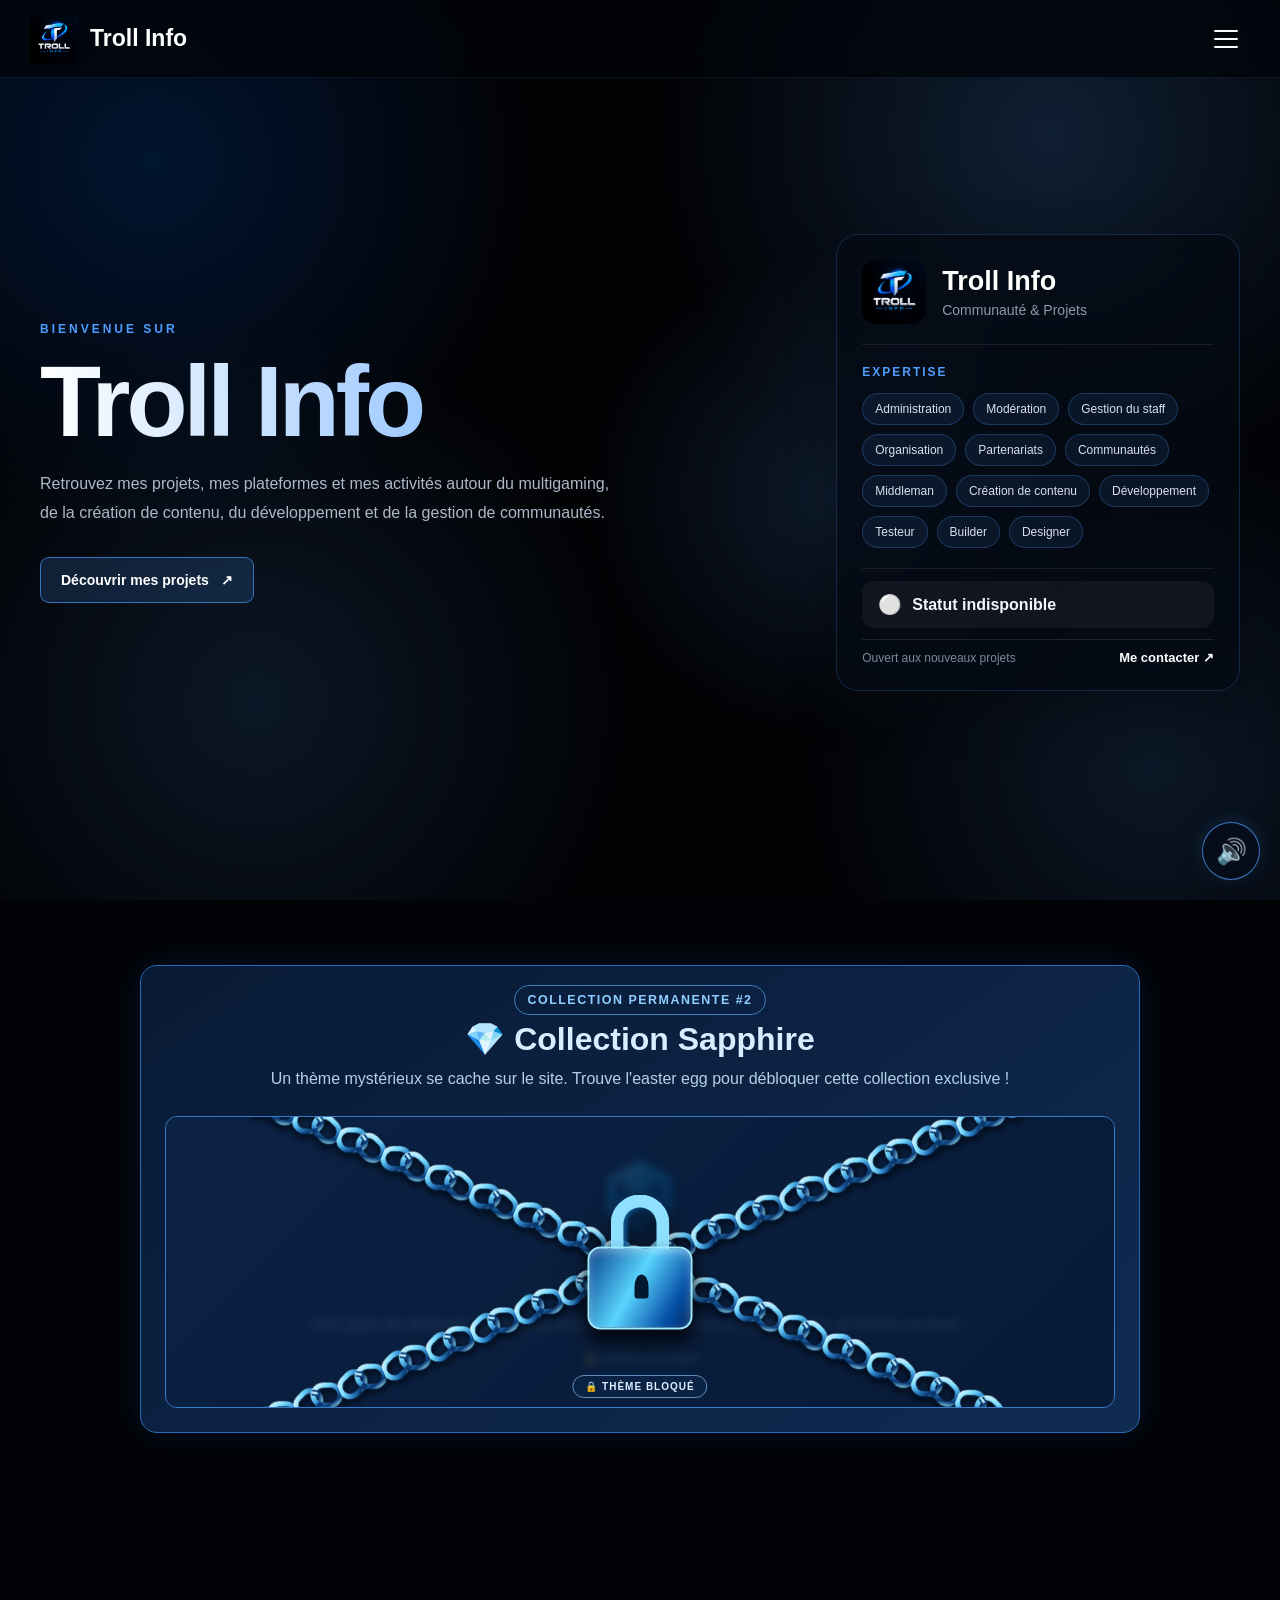
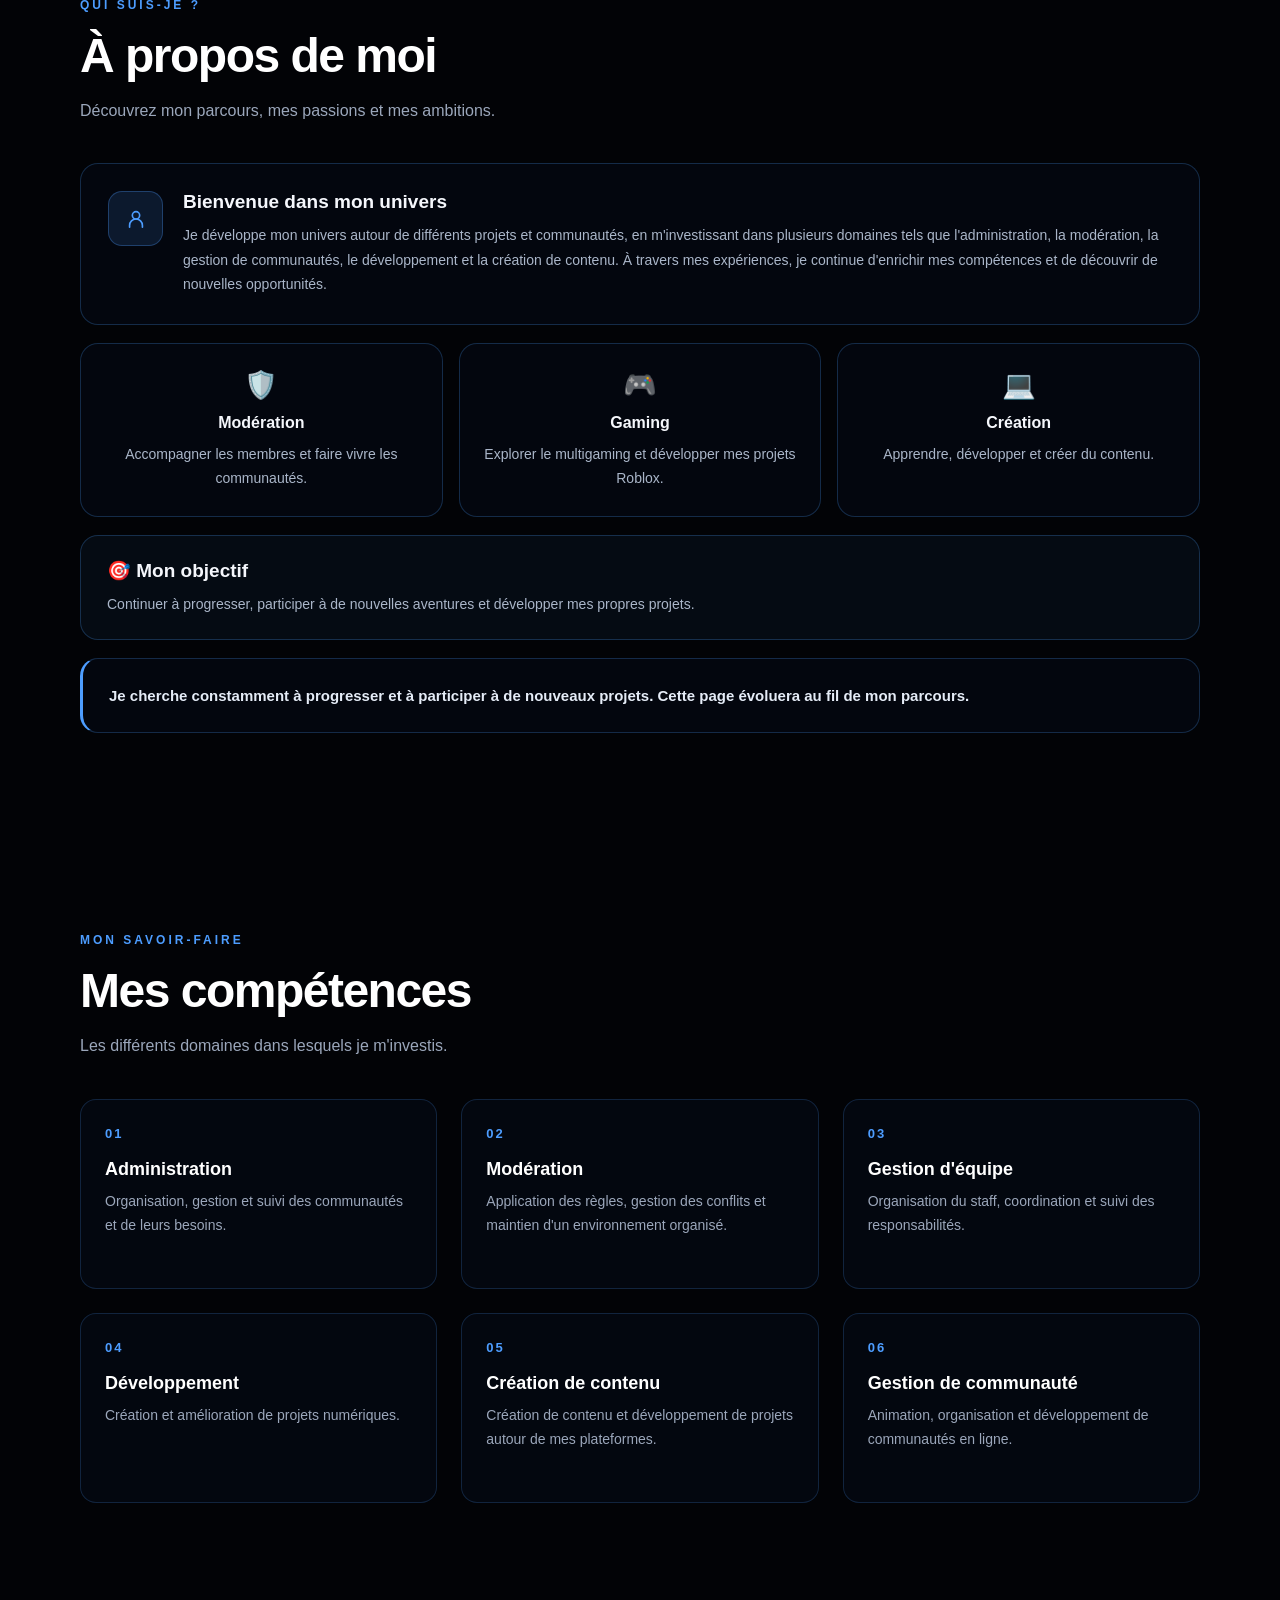
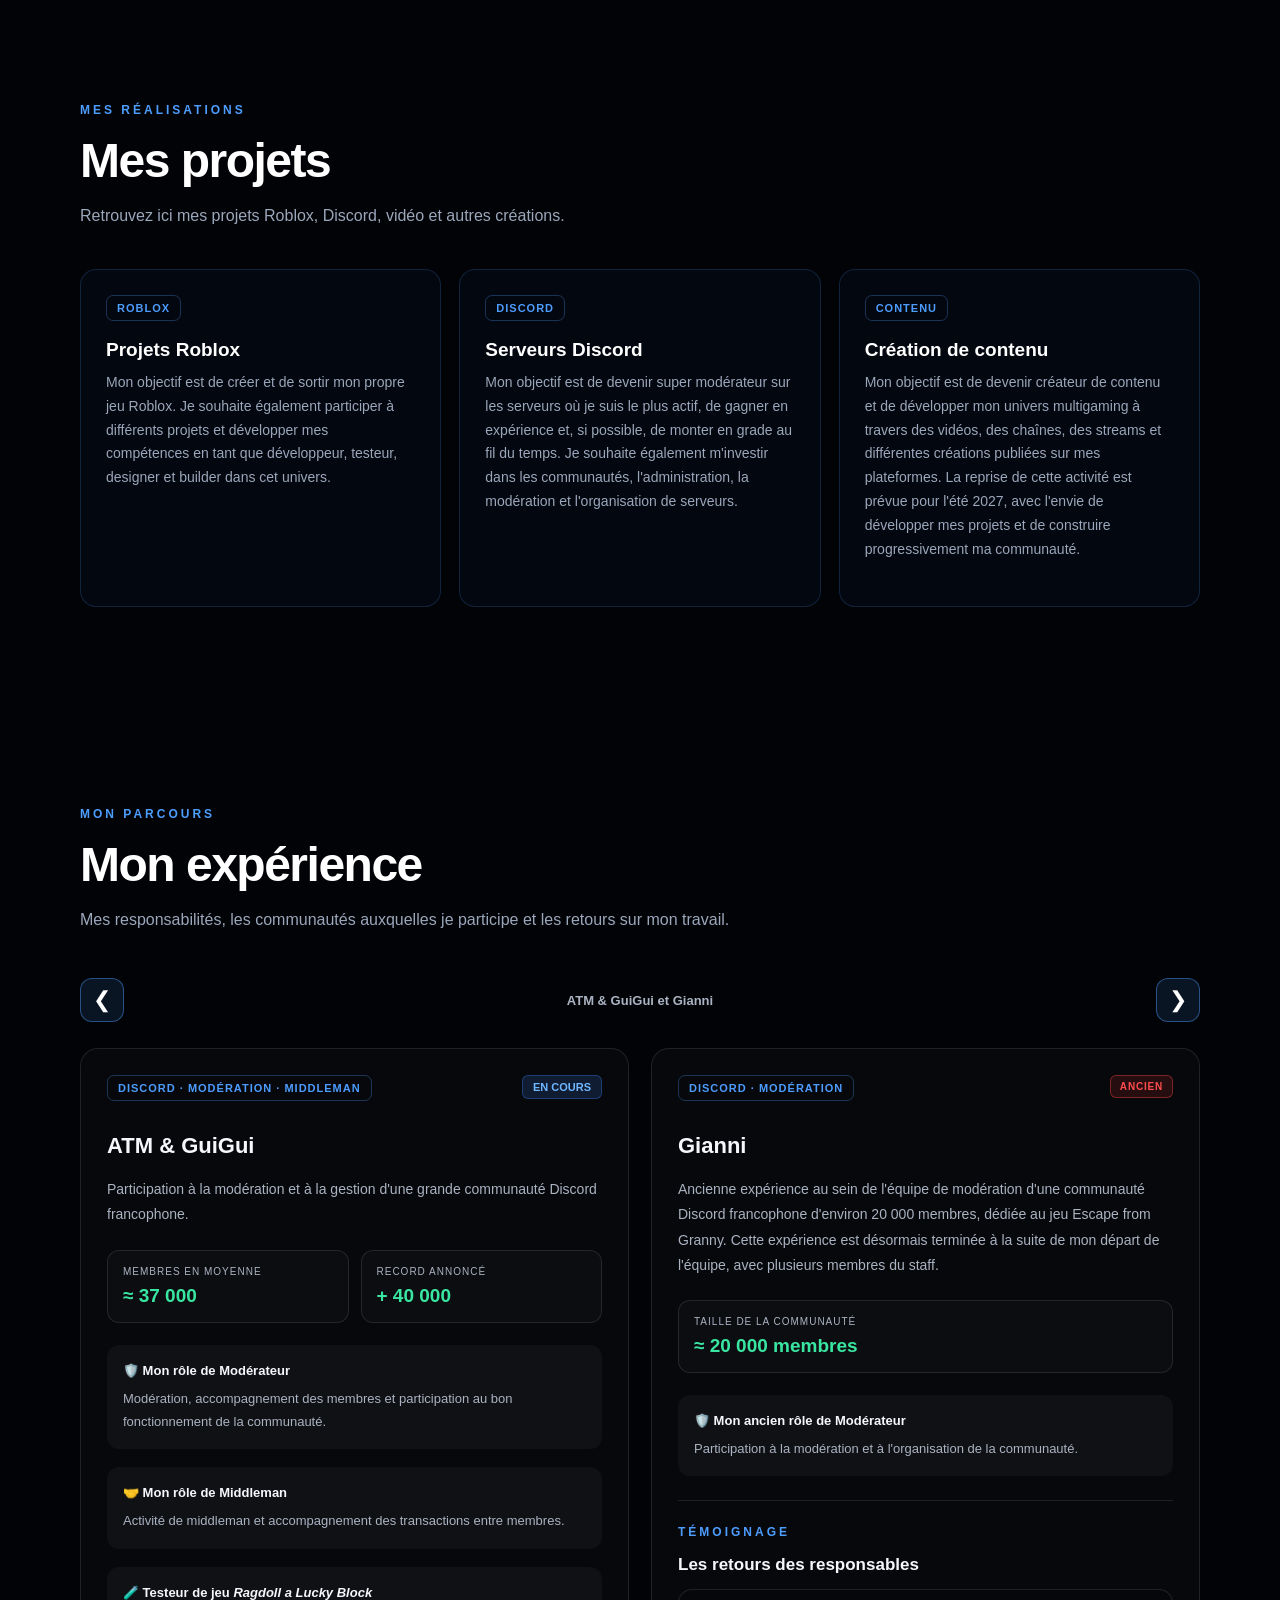
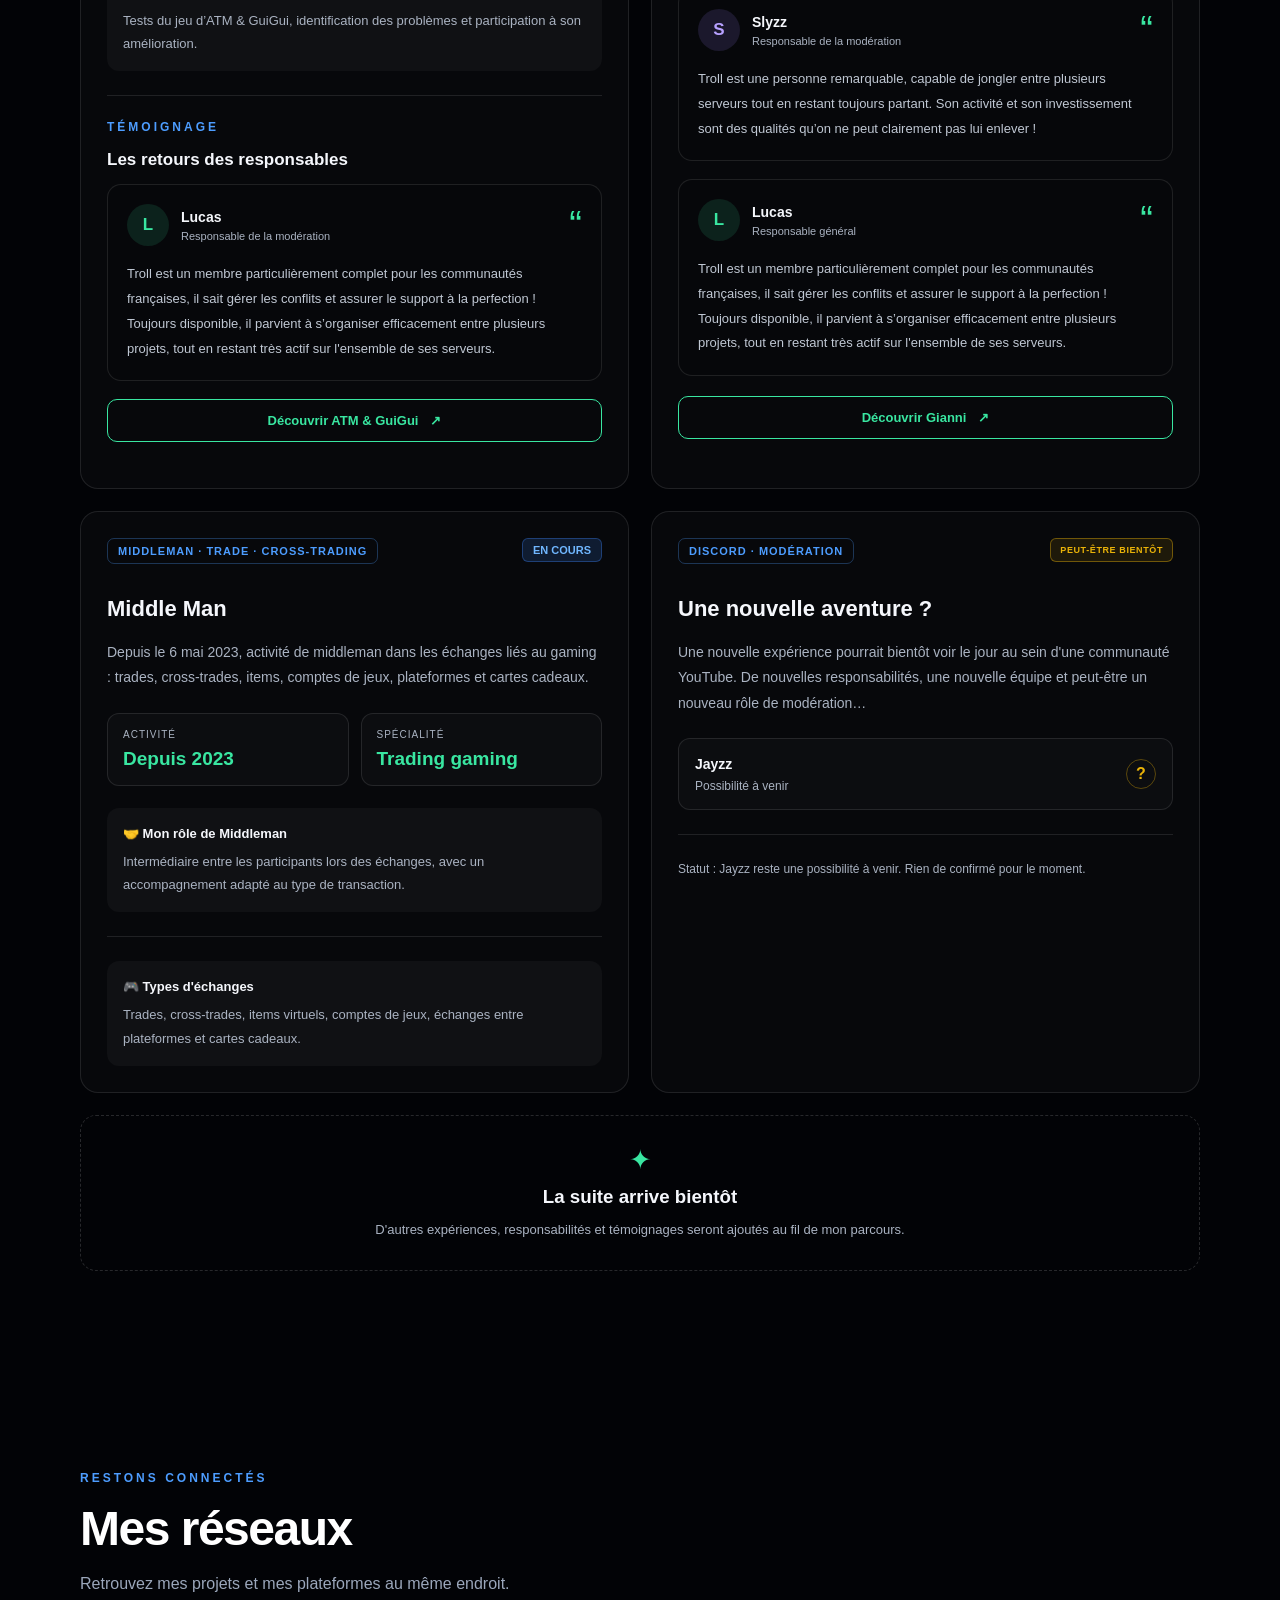
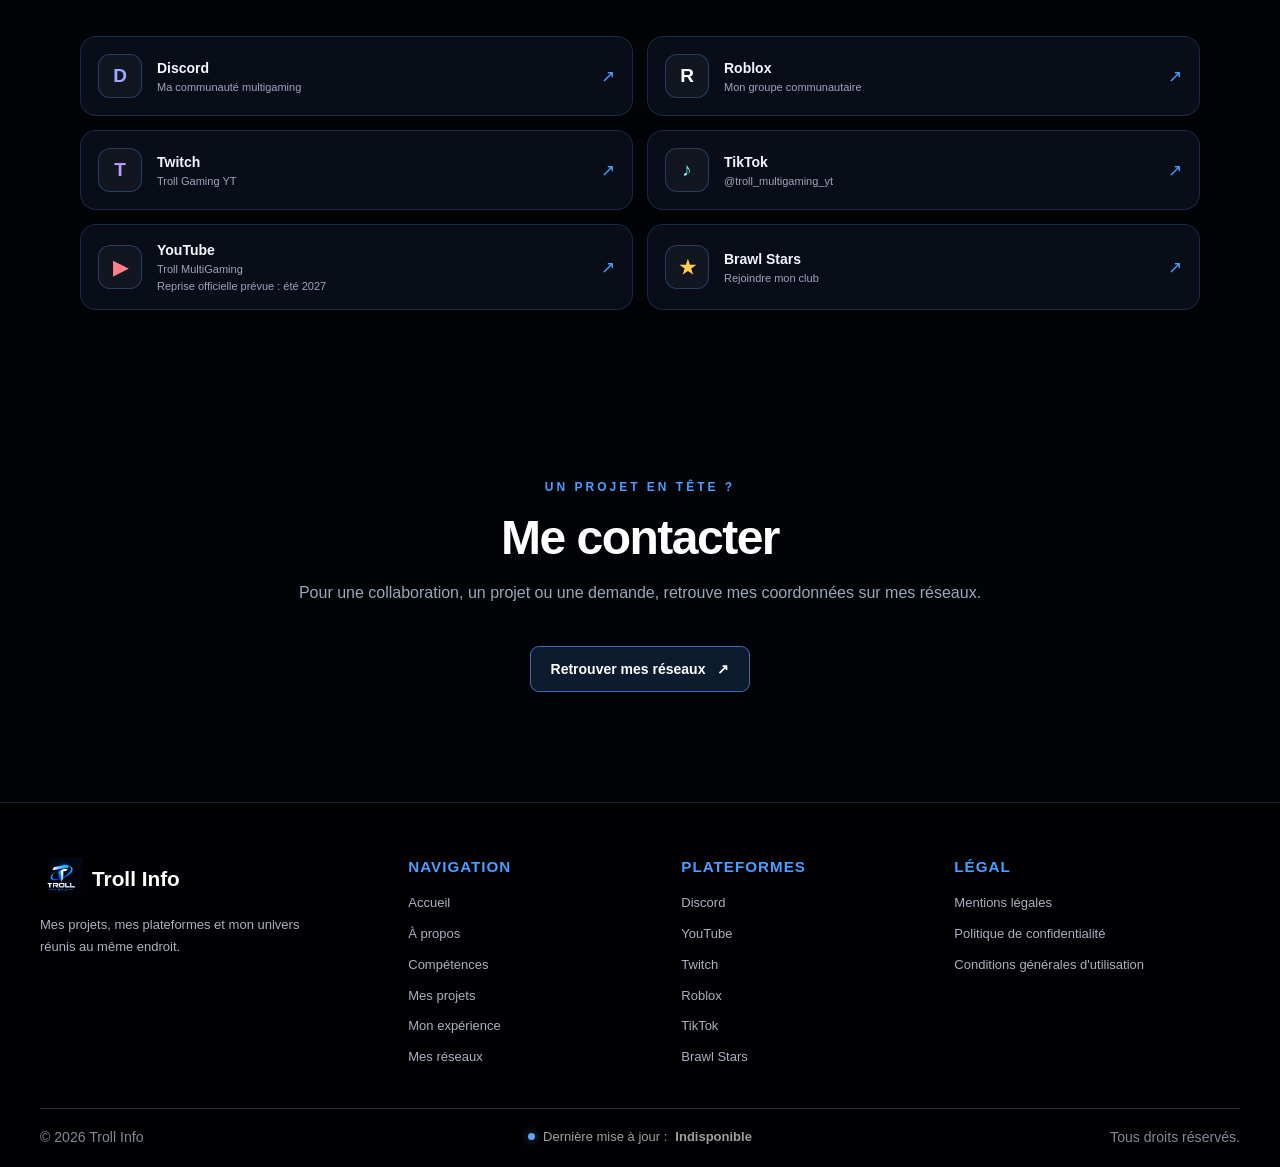
<file: index.html>
<!DOCTYPE html>
<html lang="fr">

<head>
    <meta charset="UTF-8">
    <meta name="viewport" content="width=device-width, initial-scale=1.0">
    <meta name="theme-color" content="#020306">
    <meta name="description"
        content="Découvrez les projets, les compétences et les expériences de Troll Info dans la gestion de communautés, la modération et le développement.">
    <title>Troll Info</title>
    <link rel="stylesheet" href="troll info.css">
</head>

<body>

    <!-- Décorations Halloween -->
    <div id="halloween-decor" aria-hidden="true">
        <span class="halloween-pumpkin pumpkin-one">🎃</span>
        <span class="halloween-pumpkin pumpkin-two">🎃</span>
        <span class="halloween-bat bat-one">🦇</span>
        <span class="halloween-bat bat-two">🦇</span>
        <span class="halloween-bat bat-three">🦇</span>
        <span class="halloween-ghost ghost-one">👻</span>
        <span class="halloween-spark spark-one">✦</span>
        <span class="halloween-spark spark-two">✧</span>
    </div>


    <!-- EN-TÊTE -->
    <header class="header">
        <a class="brand" href="#accueil">
            <img src="logo.png" alt="Logo Troll Info">
            <span>Troll Info</span>
        </a>

        <button class="menu-button" type="button" aria-label="Ouvrir le menu" aria-expanded="false"
            aria-controls="navigation">
            <span></span>
            <span></span>
            <span></span>
        </button>

        <nav class="navigation" id="navigation" aria-label="Navigation principale">
            <a href="#accueil">Accueil</a>
            <a href="#apropos">À propos</a>
            <a href="#competences">Compétences</a>
            <a href="#projets">Mes projets</a>
            <a href="#experience">Mon expérience</a>
            <a href="#reseaux">Mes réseaux</a>
            <a href="#contact">Me contacter</a>

            <label class="theme-picker">
                <span>Thème</span>
                <select id="theme-select" aria-label="Choisir un thème">
                    <option value="bleu">🔵 Bleu</option>
                    <option value="rose">🩷 Rose</option>
                    <option value="vert">🟢 Vert</option>
                    <option value="violet">🟣 Violet</option>
                </select>
            </label>


            <button class="special-themes-menu-item" id="special-themes-toggle" type="button" aria-expanded="false"
                aria-controls="special-themes-submenu">
                Thèmes spéciaux <span>▾</span>
            </button>

            <div id="special-themes-submenu" hidden>
                <button type="button" class="special-theme-link" id="halloween-menu-link">
                    🎃 #1 Halloween
                </button>
                <br>
                <button type="button" class="special-theme-link" id="sapphire-menu-link">
                    💎 #2 Sapphire
                </button>
            </div>

        </nav>

    </header>

    <main>

        <!-- ACCUEIL -->
        <section class="home section" id="accueil">
            <div class="home-layout">

                <div class="home-content">
                    <p class="eyebrow">BIENVENUE SUR</p>
                    <h1>Troll Info</h1>

                    <p class="home-text">
                        Retrouvez mes projets, mes plateformes et mes activités
                        autour du multigaming, <br> de la création de contenu,
                        du développement et de la gestion de communautés.
                    </p>

                    <a class="primary-button" href="#projets">
                        Découvrir mes projets
                        <span>↗</span>
                    </a>
                </div>

                <!-- CARTE DE PROFIL -->
                <article class="profile-card">
                    <div class="profile-top">
                        <img src="logo.png" alt="Logo Troll Info">

                        <div>
                            <h2>Troll Info</h2>
                            <p>Communauté &amp; Projets</p>
                        </div>
                    </div>

                    <div class="separator"></div>

                    <div class="profile-section">
                        <h3>EXPERTISE</h3>

                        <div class="expertise-list">
                            <span>Administration</span>
                            <span>Modération</span>
                            <span>Gestion du staff</span>
                            <span>Organisation</span>
                            <span>Partenariats</span>
                            <span>Communautés</span>
                            <span>Middleman</span>
                            <span>Création de contenu</span>
                            <span>Développement</span>
                            <span>Testeur</span>
                            <span>Builder</span>
                            <span>Designer</span>
                        </div>
                    </div>

                    <div class="separator"></div>

                    <!-- STATUT DISCORD EN DIRECT -->
                    <div class="discord-presence" id="discord-presence" aria-live="polite">
                        <span id="discord-status-icon" aria-hidden="true">⚪</span>
                        <span id="discord-status-text">Chargement du statut Discord...</span>
                    </div>

                    <div class="profile-bottom">
                        <span>Ouvert aux nouveaux projets</span>
                        <a href="#contact">Me contacter ↗</a>
                    </div>
                </article>

            </div>
        </section>

        <section class="special-themes" id="themes-speciaux">
            <div class="special-header">
                <span class="special-badge">ÉDITION LIMITÉE</span>
                <h2>🎃 Thèmes spéciaux</h2>
                <p>Débloque des thèmes exclusifs au fil des événements !</p>
            </div>

            <article class="theme-card halloween-card">
                <div class="theme-icon">🎃</div>

                <div class="theme-info">
                    <span class="theme-label">ÉDITION HALLOWEEN 2026</span>
                    <h3>Halloween</h3>
                    <p>
                        Une ambiance sombre, des couleurs orange et violettes
                        et quelques surprises pour les vacances !
                    </p>
                </div>

                <button id="claim-halloween" class="theme-button">
                    🎁 Réclamer ma récompense
                </button>

                <p id="halloween-status" class="theme-status" aria-live="polite">
                    🔒 Thème verrouillé
                </p>
            </article>
        </section>

        <!-- ========== COLLECTION SAPPHIRE ========== -->
        <section class="special-themes sapphire-collection" id="sapphire-collection">

            <div class="special-header">
                <span class="special-badge">COLLECTION PERMANENTE #2</span>

                <h2>💎 Collection Sapphire</h2>

                <p>
                    Un thème mystérieux se cache sur le site.
                    Trouve l'easter egg pour débloquer cette
                    collection exclusive !
                </p>
            </div>

            <article class="theme-card sapphire-card" id="sapphire-theme-card">

                <div class="sapphire-card-content">

                    <!-- Logo Sapphire -->
                    <div class="theme-icon sapphire-theme-icon">
                        <img src="Sapphire.png" alt="Logo Sapphire">
                    </div>

                    <!-- Informations du thème -->
                    <div class="theme-info">
                        <span class="theme-label">THÈME SECRET</span>
                        <h3>Sapphire</h3>
                        <p>Une pluie de diamants bleus, des étoiles et une ambiance cristalline pour un thème exclusif !
                        </p>
                    </div>

                    <!-- Bouton visible après déverrouillage -->
                    <button id="toggle-sapphire-theme" class="theme-button sapphire-theme-button" type="button" hidden>
                        💎 Activer le thème Sapphire
                    </button>

                    <!-- Statut du thème -->
                    <p class="theme-status" aria-live="polite">
                        🔒 Thème verrouillé
                    </p>

                </div>

                <!-- Chaînes et cadenas -->
                <div class="sapphire-lock-layer" aria-hidden="true">

                    <div class="sapphire-chain sapphire-chain-a"></div>
                    <div class="sapphire-chain sapphire-chain-b"></div>

                    <div class="sapphire-padlock">
                        <div class="sapphire-shackle"></div>

                        <div class="sapphire-lock-body">
                            <div class="sapphire-keyhole"></div>
                        </div>
                    </div>

                    <span class="sapphire-lock-label">
                        🔒 THÈME BLOQUÉ
                    </span>

                </div>

            </article>

        </section>


        <!-- ========== FENÊTRE DE DÉCOUVERTE ========== -->
        <div id="sapphire-secret" class="sapphire-overlay" hidden>
            <div class="sapphire-dialog" role="dialog" aria-modal="true" aria-labelledby="sapphire-dialog-title">

                <button id="sapphire-close" class="sapphire-close" type="button" aria-label="Fermer">×</button>

                <div class="sapphire-popup-sparkles" aria-hidden="true">
                    <span>💎</span>
                    <span>✨</span>
                    <span>💠</span>
                    <span>⭐</span>
                    <span>✨</span>
                    <span>💎</span>
                </div>

                <img src="Sapphire.png" class="sapphire-popup-logo" alt="Logo Sapphire">

                <h2 id="sapphire-dialog-title">💎 Sapphire découvert !</h2>
                <p>Bravo ! Tu as découvert le thème secret Sapphire.</p>
                <p>Un clin d'œil à Matix, responsable modération de Cit !</p>

                <button id="sapphire-activate" class="sapphire-activate" type="button">
                    💙 Activer mon thème
                </button>
            </div>
        </div>

        <div id="sapphire-rain" aria-hidden="true"></div>
        <div id="sapphire-ambient" aria-hidden="true"></div>


        <!-- À PROPOS — VERSION V4 -->
        <section class="section content-section" id="apropos">
            <div class="section-heading">
                <p class="eyebrow">QUI SUIS-JE ?</p>
                <h2>À propos de moi</h2>
                <p>Découvrez mon parcours, mes passions et mes ambitions.</p>
            </div>

            <div class="about-v4">
                <article class="about-v4-intro">
                    <div class="about-icon">
                        <svg xmlns="http://www.w3.org/2000/svg" width="22" height="22" viewBox="0 0 24 24" fill="none"
                            stroke="currentColor" stroke-width="1.8" stroke-linecap="round" stroke-linejoin="round"
                            aria-label="Profil">
                            <circle cx="12" cy="8" r="4"></circle>
                            <path d="M5 21v-2a7 7 0 0 1 14 0v2"></path>
                        </svg>
                    </div>
                    <div>
                        <h3>Bienvenue dans mon univers</h3>
                        <p>Je développe mon univers autour de différents projets et communautés, en m'investissant dans
                            plusieurs domaines tels que l'administration, la modération, la gestion de communautés, le
                            développement et la création de contenu.

                            À travers mes expériences, je continue d'enrichir mes compétences et de découvrir de
                            nouvelles opportunités.</p>
                    </div>
                </article>

                <div class="about-v4-grid" aria-label="Mes domaines d'activité">
                    <article class="about-v4-mini">
                        <span class="about-v4-mini-icon" aria-hidden="true">🛡️</span>
                        <h3>Modération</h3>
                        <p>Accompagner les membres et faire vivre les communautés.</p>
                    </article>
                    <article class="about-v4-mini">
                        <span class="about-v4-mini-icon" aria-hidden="true">🎮</span>
                        <h3>Gaming</h3>
                        <p>Explorer le multigaming et développer mes projets Roblox.</p>
                    </article>
                    <article class="about-v4-mini">
                        <span class="about-v4-mini-icon" aria-hidden="true">💻</span>
                        <h3>Création</h3>
                        <p>Apprendre, développer et créer du contenu.</p>
                    </article>
                </div>

                <div class="about-v4-goal">
                    <h3><span aria-hidden="true">🎯</span> Mon objectif</h3>
                    <p>Continuer à progresser, participer à de nouvelles aventures et développer mes propres projets.
                    </p>
                </div>

                <blockquote class="about-v4-quote">
                    Je cherche constamment à progresser et à participer à de nouveaux projets.
                    Cette page évoluera au fil de mon parcours.
                </blockquote>
            </div>
        </section>

        <!-- COMPÉTENCES -->
        <section class="section content-section" id="competences">
            <div class="section-heading">
                <p class="eyebrow">MON SAVOIR-FAIRE</p>
                <h2>Mes compétences</h2>

                <p>
                    Les différents domaines dans lesquels je m'investis.
                </p>
            </div>

            <div class="skills-grid">

                <article class="skill-card">
                    <span class="skill-number">01</span>
                    <h3>Administration</h3>
                    <p>
                        Organisation, gestion et suivi des communautés
                        et de leurs besoins.
                    </p>
                </article>

                <article class="skill-card">
                    <span class="skill-number">02</span>
                    <h3>Modération</h3>
                    <p>
                        Application des règles, gestion des conflits
                        et maintien d'un environnement organisé.
                    </p>
                </article>

                <article class="skill-card">
                    <span class="skill-number">03</span>
                    <h3>Gestion d'équipe</h3>
                    <p>
                        Organisation du staff, coordination et suivi
                        des responsabilités.
                    </p>
                </article>

                <article class="skill-card">
                    <span class="skill-number">04</span>
                    <h3>Développement</h3>
                    <p>
                        Création et amélioration de projets numériques.
                    </p>
                </article>

                <article class="skill-card">
                    <span class="skill-number">05</span>
                    <h3>Création de contenu</h3>
                    <p>
                        Création de contenu et développement de projets
                        autour de mes plateformes.
                    </p>
                </article>

                <article class="skill-card">
                    <span class="skill-number">06</span>
                    <h3>Gestion de communauté</h3>
                    <p>
                        Animation, organisation et développement
                        de communautés en ligne.
                    </p>
                </article>

            </div>
        </section>

        <!-- PROJETS -->
        <section class="section content-section" id="projets">
            <div class="section-heading">
                <p class="eyebrow">MES RÉALISATIONS</p>
                <h2>Mes projets</h2>

                <p>
                    Retrouvez ici mes projets Roblox, Discord,
                    vidéo et autres créations.
                </p>
            </div>

            <div class="projects-grid">

                <article class="project-card">
                    <span class="project-tag">ROBLOX</span>
                    <h3>Projets Roblox</h3>

                    <p>
                        Mon objectif est de créer et de sortir mon propre jeu Roblox.
                        Je souhaite également participer à différents projets
                        et développer mes compétences en tant que développeur, testeur, designer et builder dans cet
                        univers.
                    </p>


                </article>

                <article class="project-card">
                    <span class="project-tag">DISCORD</span>
                    <h3>Serveurs Discord</h3>



                    <p>
                        Mon objectif est de devenir super modérateur sur les serveurs
                        où je suis le plus actif, de gagner en expérience et, si possible,
                        de monter en grade au fil du temps. Je souhaite également m'investir dans
                        les communautés, l'administration, la modération et
                        l'organisation de serveurs.
                    </p>




                </article>

                <article class="project-card">
                    <span class="project-tag">CONTENU</span>
                    <h3>Création de contenu</h3>

                    <p>
                        Mon objectif est de devenir créateur de contenu et de développer
                        mon univers multigaming à travers des vidéos, des chaînes,
                        des streams et différentes créations publiées sur mes plateformes.
                        La reprise de cette activité est prévue pour l'été 2027,
                        avec l'envie de développer mes projets et de construire
                        progressivement ma communauté.
                    </p>


                </article>

            </div>
        </section>

        <!-- EXPÉRIENCE -->
        <section class="section content-section" id="experience">

            <div class="section-heading">
                <p class="eyebrow">MON PARCOURS</p>
                <h2>Mon expérience</h2>
                <p>
                    Mes responsabilités, les communautés auxquelles
                    je participe et les retours sur mon travail.
                </p>
            </div>

            <div class="experience-list is-carousel">
                <!-- CARROUSEL : 3 EXPÉRIENCES, 2 VISIBLES -->
                <div class="experience-carousel" aria-label="Expériences principales">
                    <div class="experience-carousel-controls">
                        <button class="experience-carousel-arrow" id="experience-prev" type="button"
                            aria-label="Afficher les expériences précédentes"
                            aria-controls="experience-carousel-grid">&#10094;</button>
                        <span class="experience-carousel-title" id="experience-carousel-status" role="status"
                            aria-live="polite">ATM &amp; GuiGui et Gianni</span>
                        <button class="experience-carousel-arrow" id="experience-next" type="button"
                            aria-label="Afficher les expériences suivantes"
                            aria-controls="experience-carousel-grid">&#10095;</button>
                    </div>
                    <div class="experience-carousel-grid" id="experience-carousel-grid">
                        <!-- ATM & GUIGUI -->
                        <article class="experience-card">

                            <div class="experience-card-header">
                                <div>
                                    <span class="project-tag">
                                        DISCORD · MODÉRATION · MIDDLEMAN
                                    </span>
                                    <h3>ATM &amp; GuiGui</h3>
                                </div>
                                <span class="experience-current-tag">EN COURS</span>

                            </div>

                            <p class="experience-description">
                                Participation à la modération et à la gestion
                                d'une grande communauté Discord francophone.
                            </p>

                            <div class="experience-stats">
                                <div class="experience-stat">
                                    <span>MEMBRES EN MOYENNE</span>
                                    <strong>≈ 37 000</strong>
                                </div>

                                <div class="experience-stat">
                                    <span>RECORD ANNONCÉ</span>
                                    <strong>+ 40 000</strong>
                                </div>
                            </div>

                            <div class="experience-role">
                                <strong>🛡️ Mon rôle de Modérateur</strong>
                                <p>
                                    Modération, accompagnement des membres et
                                    participation au bon fonctionnement de la communauté.
                                </p>
                            </div>
                            <br>
                            <div class="experience-role">
                                <strong>🤝 Mon rôle de Middleman</strong>
                                <p>
                                    Activité de middleman et accompagnement des
                                    transactions entre membres.
                                </p>
                            </div>
                            <br>
                            <div class="experience-role">
                                <strong>🧪 Testeur de jeu <i>Ragdoll a Lucky Block</i></strong>
                                <p>
                                    Tests du jeu d’ATM &amp; GuiGui, identification des problèmes
                                    et participation à son amélioration.
                                </p>
                            </div>

                            <div class="experience-divider"></div>

                            <div class="experience-reviews">
                                <p class="eyebrow">TÉMOIGNAGE</p>
                                <h4>Les retours des responsables</h4>

                                <article class="review-card">
                                    <div class="review-header">
                                        <div class="review-avatar">L</div>

                                        <div class="review-author">
                                            <strong>Lucas</strong>
                                            <span>Responsable de la modération</span>
                                        </div>

                                        <span class="review-quote-mark">“</span>
                                    </div>

                                    <blockquote>
                                        Troll est un membre particulièrement
                                        complet pour les communautés françaises,
                                        il sait gérer les conflits et assurer
                                        le support à la perfection ! Toujours
                                        disponible, il parvient à s’organiser
                                        efficacement entre plusieurs projets,
                                        tout en restant très actif sur l'ensemble
                                        de ses serveurs.
                                    </blockquote>
                                </article>
                                <br>

                                <a class="experience-button" href="https://discord.gg/wumH6u4pjp" target="_blank"
                                    rel="noopener noreferrer">
                                    Découvrir ATM &amp; GuiGui <span>↗</span>
                                </a>
                            </div>
                        </article>

                        <!-- GIANNI -->
                        <article class="experience-card">



                            <div class="experience-card-header gianni-card-header">
                                <div>
                                    <span class="project-tag">DISCORD · MODÉRATION</span>
                                    <h3>Gianni</h3>
                                </div>
                                <span class="experience-old-tag">ANCIEN</span>
                            </div>



                            <p class="experience-description">
                                Ancienne expérience au sein de l'équipe de modération
                                d'une communauté
                                Discord francophone d'environ 20 000 membres,
                                dédiée au jeu Escape from Granny.
                                Cette expérience est désormais terminée
                                à la suite de mon départ de l'équipe,
                                avec plusieurs membres du staff.
                            </p>

                            <div class="experience-stats">
                                <div class="experience-stat">
                                    <span>TAILLE DE LA COMMUNAUTÉ</span>
                                    <strong>≈ 20 000 membres</strong>
                                </div>
                            </div>

                            <div class="experience-role">
                                <strong>🛡️ Mon ancien rôle de Modérateur</strong>
                                <p>
                                    Participation à la modération et à
                                    l'organisation de la communauté.
                                </p>
                            </div>

                            <div class="experience-divider"></div>

                            <div class="experience-reviews">
                                <p class="eyebrow">TÉMOIGNAGE</p>
                                <h4>Les retours des responsables</h4>

                                <!-- AVIS DE SLYZZ POUR GIANNI -->
                                <article class="review-card">
                                    <div class="review-header">
                                        <div class="review-avatar review-avatar-slyzz">S</div>

                                        <div class="review-author">
                                            <strong>Slyzz</strong>
                                            <span>Responsable de la modération</span>
                                        </div>

                                        <span class="review-quote-mark">“</span>
                                    </div>

                                    <blockquote>
                                        Troll est une personne remarquable,
                                        capable de jongler entre plusieurs serveurs
                                        tout en restant toujours partant. Son activité
                                        et son investissement sont des qualités qu’on
                                        ne peut clairement pas lui enlever !
                                    </blockquote>
                                </article>
                                <br>
                                <!-- AVIS DE LUCAS POUR GIANNI -->
                                <article class="review-card">
                                    <div class="review-header">
                                        <div class="review-avatar">L</div>

                                        <div class="review-author">
                                            <strong>Lucas</strong>
                                            <span>Responsable général</span>
                                        </div>

                                        <span class="review-quote-mark">“</span>
                                    </div>

                                    <blockquote>
                                        Troll est un membre particulièrement complet pour les communautés françaises, il
                                        sait
                                        gérer les conflits et assurer le support à la perfection ! Toujours disponible,
                                        il
                                        parvient à s’organiser efficacement entre plusieurs projets, tout en restant
                                        très actif
                                        sur l'ensemble de ses serveurs.
                                    </blockquote>
                                </article>
                            </div>

                            <a class="experience-button" href="https://discord.gg/sBfaNzYph8" target="_blank"
                                rel="noopener noreferrer">
                                Découvrir Gianni <span>↗</span>
                            </a>

                        </article>

                        <!-- CIT -->
                        <article class="experience-card">

                            <div class="experience-card-header">
                                <div>
                                    <span class="project-tag">DISCORD · MODÉRATION</span>
                                    <h3>Cit</h3>
                                </div>
                                <button type="button" id="cit-secret-trigger" class="experience-test-tag">
                                    EN TEST
                                </button>
                            </div>

                            <p class="experience-description">
                                Modérateur test au sein du serveur Discord communautaire
                                du YouTubeur Cit. Une nouvelle expérience qui me permet
                                de mettre à profit mes compétences en modération.
                            </p>

                            <div class="experience-stats">
                                <div class="experience-stat">
                                    <span>TAILLE DE LA COMMUNAUTÉ</span>
                                    <strong>+ 10 000 membres</strong>
                                </div>
                            </div>

                            <div class="experience-role">
                                <strong>🛡️ Mon rôle de Modérateur test</strong>
                                <p>
                                    Participation à la modération, accompagnement des membres
                                    et contribution au bon fonctionnement de la communauté.
                                </p>
                            </div>
                            <br>

                            <a class="experience-button" href="https://discord.gg/GrN8wdNDmC" target="_blank"
                                rel="noopener noreferrer">
                                Découvrir Cit <span>↗</span>
                            </a>

                        </article>

                    </div>
                </div>

                <!-- DEUX CARTES FIXES EN DESSOUS -->
                <div class="experience-bottom-grid">
                    <!-- MIDDLE MAN -->
                    <article class="experience-card">

                        <div class="experience-card-header">
                            <div>
                                <span class="project-tag">
                                    MIDDLEMAN · TRADE · CROSS-TRADING
                                </span>
                                <h3>Middle Man</h3>
                            </div>
                            <span class="experience-current-tag">EN COURS</span>
                        </div>

                        <p class="experience-description">
                            Depuis le 6 mai 2023, activité de middleman dans les échanges
                            liés au gaming : trades, cross-trades, items, comptes de jeux,
                            plateformes et cartes cadeaux.
                        </p>

                        <div class="experience-stats">
                            <div class="experience-stat">
                                <span>ACTIVITÉ</span>
                                <strong>Depuis 2023</strong>
                            </div>

                            <div class="experience-stat">
                                <span>SPÉCIALITÉ</span>
                                <strong>Trading gaming</strong>
                            </div>
                        </div>

                        <div class="experience-role">
                            <strong>🤝 Mon rôle de Middleman</strong>
                            <p>
                                Intermédiaire entre les participants lors des échanges,
                                avec un accompagnement adapté au type de transaction.
                            </p>
                        </div>

                        <div class="experience-divider"></div>

                        <div class="experience-role">
                            <strong>🎮 Types d'échanges</strong>
                            <p>
                                Trades, cross-trades, items virtuels, comptes de jeux,
                                échanges entre plateformes et cartes cadeaux.
                            </p>
                        </div>

                    </article>

                    <!-- FUTURE EXPERIENCE -->
                    <article class="experience-card future-experience-card">
                        <div class="experience-card-header">
                            <div>
                                <span class="project-tag">DISCORD · MODÉRATION</span>
                                <h3>Une nouvelle aventure ?</h3>
                            </div>
                            <span class="future-status">PEUT-ÊTRE BIENTÔT</span>
                        </div>

                        <p class="experience-description">
                            Une nouvelle expérience pourrait bientôt voir le jour au sein
                            d'une communauté YouTube. De nouvelles responsabilités,
                            une nouvelle équipe et peut-être un nouveau rôle de modération…
                        </p>

                        <div class="future-communities">
                            <div class="future-community">
                                <div>
                                    <strong>Jayzz</strong>
                                    <p>Possibilité à venir</p>
                                </div>
                                <span class="future-question">?</span>
                            </div>
                        </div>

                        <div class="experience-divider"></div>

                        <p class="future-note">
                            Statut : Jayzz reste une possibilité à venir.
                            Rien de confirmé pour le moment.
                        </p>
                    </article>

                </div>

                <!-- EXPÉRIENCES À VENIR -->
                <div class="experience-upcoming">
                    <span class="upcoming-icon">✦</span>
                    <h3>La suite arrive bientôt</h3>
                    <p>
                        D'autres expériences, responsabilités et
                        témoignages seront ajoutés au fil de mon parcours.
                    </p>
                </div>

            </div>
        </section>

        <!-- RÉSEAUX -->
        <section class="section content-section" id="reseaux">
            <div class="section-heading">
                <p class="eyebrow">RESTONS CONNECTÉS</p>
                <h2>Mes réseaux</h2>

                <p>
                    Retrouvez mes projets et mes plateformes au même endroit.
                </p>
            </div>

            <div class="social-grid">

                <a class="social-card discord" href="https://discord.gg/zWqJgQaBWk" target="_blank"
                    rel="noopener noreferrer">
                    <span class="social-symbol social-icon">D</span>

                    <span class="social-info">
                        <strong>Discord</strong>
                        <small>Ma communauté multigaming</small>
                    </span>

                    <span class="social-arrow">↗</span>
                </a>

                <a class="social-card roblox" href="https://www.roblox.com/share/g/698338488" target="_blank"
                    rel="noopener noreferrer">
                    <span class="social-symbol social-icon">R</span>

                    <span class="social-info">
                        <strong>Roblox</strong>
                        <small>Mon groupe communautaire</small>
                    </span>

                    <span class="social-arrow">↗</span>
                </a>

                <a class="social-card twitch" href="https://www.twitch.tv/troll_gamingyt" target="_blank"
                    rel="noopener noreferrer">
                    <span class="social-symbol social-icon">T</span>

                    <span class="social-info">
                        <strong>Twitch</strong>
                        <small>Troll Gaming YT</small>
                    </span>

                    <span class="social-arrow">↗</span>
                </a>

                <a class="social-card tiktok" href="https://www.tiktok.com/@troll_multigaming_yt" target="_blank"
                    rel="noopener noreferrer">
                    <span class="social-symbol social-icon">♪</span>

                    <span class="social-info">
                        <strong>TikTok</strong>
                        <small>@troll_multigaming_yt</small>
                    </span>

                    <span class="social-arrow">↗</span>
                </a>

                <a class="social-card youtube" href="https://www.youtube.com/@Troll_MultiGaming" target="_blank"
                    rel="noopener noreferrer">
                    <span class="social-symbol social-icon">▶</span>

                    <span class="social-info">
                        <strong>YouTube</strong>
                        <small>Troll MultiGaming</small>
                        <small>Reprise officielle prévue : été 2027</small>
                    </span>

                    <span class="social-arrow">↗</span>
                </a>

                <a class="social-card brawlstars"
                    href="https://link.brawlstars.com/invite/band/fr?tag=880GG9PYR&amp;token=448xt3t7" target="_blank"
                    rel="noopener noreferrer">
                    <span class="social-symbol social-icon">★</span>

                    <span class="social-info">
                        <strong>Brawl Stars</strong>
                        <small>Rejoindre mon club</small>
                    </span>

                    <span class="social-arrow">↗</span>
                </a>

            </div>
        </section>

        <!-- CONTACT -->
        <section class="section content-section contact-section" id="contact">
            <div class="section-heading">
                <p class="eyebrow">UN PROJET EN TÊTE ?</p>
                <h2>Me contacter</h2>

                <p>
                    Pour une collaboration, un projet ou une demande,
                    retrouve mes coordonnées sur mes réseaux.
                </p>
            </div>

            <a class="primary-button" href="#reseaux">
                Retrouver mes réseaux
                <span>↗</span>
            </a>
        </section>

    </main>


    <!-- PIED DE PAGE -->
    <footer class="footer">
        <div class="footer-content">

            <!-- LOGO -->
            <div class="footer-brand">
                <a href="#accueil" class="footer-logo">
                    <img src="logo.png" alt="Logo Troll Info">
                    <span>Troll Info</span>
                </a>

                <p>
                    Mes projets, mes plateformes et mon univers
                    <br>
                    réunis au même endroit.
                </p>
            </div>

            <!-- NAVIGATION -->
            <div class="footer-column">
                <h3>NAVIGATION</h3>
                <a href="#accueil">Accueil</a>
                <a href="#apropos">À propos</a>
                <a href="#competences">Compétences</a>
                <a href="#projets">Mes projets</a>
                <a href="#experience">Mon expérience</a>
                <a href="#reseaux">Mes réseaux</a>
            </div>

            <!-- PLATEFORMES -->
            <div class="footer-column">
                <h3>PLATEFORMES</h3>
                <a href="https://discord.gg/zWqJgQaBWk" target="_blank" rel="noopener noreferrer">Discord</a>
                <a href="https://www.youtube.com/@Troll_MultiGaming" target="_blank"
                    rel="noopener noreferrer">YouTube</a>
                <a href="https://www.twitch.tv/troll_gamingyt" target="_blank" rel="noopener noreferrer">Twitch</a>
                <a href="https://www.roblox.com/share/g/698338488" target="_blank" rel="noopener noreferrer">Roblox</a>
                <a href="https://www.tiktok.com/@troll_multigaming_yt" target="_blank"
                    rel="noopener noreferrer">TikTok</a>
                <a href="https://link.brawlstars.com/invite/band/fr?tag=880GG9PYR&amp;token=448xt3t7" target="_blank"
                    rel="noopener noreferrer">Brawl Stars</a>
            </div>

            <!-- LÉGAL -->
            <div class="footer-column">
                <h3>LÉGAL</h3>
                <a href="mentions-legales.html">Mentions légales</a>
                <a href="confidentialite.html">Politique de confidentialité</a>
                <a href="cgu.html">Conditions générales d'utilisation</a>
            </div>

        </div>

        <!-- BAS DU PIED DE PAGE -->
        <div class="footer-bottom">
            <span>© 2026 Troll Info</span>

            <div class="footer-update">
                <span class="footer-update-dot"></span>
                <span>Dernière mise à jour :</span>
                <time id="last-site-update">Chargement...</time>
            </div>

            <span>Tous droits réservés.</span>
        </div>
    </footer>


    <!-- =========================================
     TROLL INFO V6 — LECTEUR MUSICAL FLOTTANT
========================================= -->
    <div class="music-player" id="music-player">
        <section class="music-panel" id="music-panel" aria-label="Lecteur musical" hidden>
            <div class="music-panel-header">
                <div>
                    <p class="music-eyebrow">TROLL INFO</p>
                    <h2>🎵 Lecteur musical</h2>
                </div>
                <button class="music-close" id="music-close" type="button" aria-label="Fermer le lecteur">×</button>
            </div>

            <label class="music-field">
                <span>Style musical</span>
                <select id="music-category">
                    <option value="phonk">🔥 Phonk</option>
                    <option value="chill">🌙 Chill</option>
                    <option value="cyberpunk">🌆 Cyberpunk</option>
                </select>
            </label>

            <label class="music-field">
                <span>Musique</span>
                <select id="music-track"></select>
            </label>

            <p class="music-now-playing" id="music-now-playing" aria-live="polite">Choisis une musique pour commencer.
            </p>

            <div class="music-controls">
                <button id="music-play" class="music-action music-play" type="button">▶ Lecture</button>
                <button id="music-next" class="music-action" type="button" aria-label="Musique suivante">⏭
                    Suivante</button>
            </div>
            <button id="music-loop" class="music-action music-loop-button" type="button" aria-pressed="false">🔁 Boucle
                : désactivée</button>

            <label class="music-volume">
                <span>🔉 Volume <strong id="music-volume-value">50 %</strong></span>
                <input id="music-volume" type="range" min="0" max="100" value="50">
            </label>

            <p class="music-note">La musique démarre uniquement lorsque tu appuies sur Lecture.</p>
            <audio id="music-audio" preload="none"></audio>
        </section>

        <button class="music-floating-button" id="music-toggle" type="button" aria-label="Ouvrir le lecteur musical"
            aria-expanded="false" aria-controls="music-panel">
            🔊
        </button>
    </div>


    <!-- =========================================
     TROLL INFO V5.1 — JAVASCRIPT COMPLET
     Carrousel, menu, thèmes, Halloween,
     GitHub, Discord et Sapphire
========================================= -->

    <script>
        /* =========================================
           1. CARROUSEL DES EXPÉRIENCES
        ========================================= */
        (() => {
            const grid = document.getElementById("experience-carousel-grid");
            const prev = document.getElementById("experience-prev");
            const next = document.getElementById("experience-next");
            const status = document.getElementById("experience-carousel-status");

            if (!grid || !prev || !next || !status) return;

            const cards = Array.from(grid.children).filter(
                card => card.classList.contains("experience-card")
            );

            if (cards.length < 2) return;

            const names = cards.map(
                card => card.querySelector("h3")?.textContent.trim() || "Expérience"
            );

            let start = 0;

            function render() {
                const first = start;
                const second = (start + 1) % cards.length;

                cards.forEach((card, index) => {
                    const visible = index === first || index === second;

                    card.classList.toggle("is-hidden", !visible);
                    card.hidden = !visible;
                    card.setAttribute("aria-hidden", String(!visible));
                    card.style.order = visible
                        ? (index === first ? "0" : "1")
                        : "2";
                });

                status.textContent = `${names[first]} et ${names[second]}`;
            }

            prev.addEventListener("click", () => {
                start = (start - 1 + cards.length) % cards.length;
                render();
            });

            next.addEventListener("click", () => {
                start = (start + 1) % cards.length;
                render();
            });

            render();
        })();


        /* =========================================
           2. MENU HAMBURGER
        ========================================= */
        (() => {
            const menuButton = document.querySelector(".menu-button");
            const navigation = document.querySelector(".navigation");

            if (!menuButton || !navigation) return;

            function closeMenu() {
                navigation.classList.remove("is-open");
                menuButton.setAttribute("aria-expanded", "false");
                menuButton.setAttribute("aria-label", "Ouvrir le menu");
            }

            menuButton.addEventListener("click", () => {
                const isOpen = navigation.classList.toggle("is-open");

                menuButton.setAttribute("aria-expanded", String(isOpen));
                menuButton.setAttribute(
                    "aria-label",
                    isOpen ? "Fermer le menu" : "Ouvrir le menu"
                );
            });

            navigation.querySelectorAll("a").forEach(link => {
                link.addEventListener("click", closeMenu);
            });

            document.addEventListener("keydown", event => {
                if (event.key === "Escape") closeMenu();
            });

            // Halloween et Sapphire : navigation identique
            const specialLinks = [
                ["halloween-menu-link", "themes-speciaux"],
                ["sapphire-menu-link", "sapphire-collection"]
            ];

            specialLinks.forEach(([linkId, sectionId]) => {
                document.getElementById(linkId)?.addEventListener("click", () => {
                    document.getElementById(sectionId)?.scrollIntoView({
                        behavior: "smooth",
                        block: "start"
                    });

                    closeMenu();
                });
            });
        })();


        /* =========================================
           3. THÈMES CLASSIQUES
        ========================================= */
        (() => {
            const themeSelect = document.getElementById("theme-select");
            if (!themeSelect) return;

            const themes = ["bleu", "rose", "vert", "violet"];

            function applyTheme(theme) {
                if (!themes.includes(theme)) theme = "bleu";

                document.body.dataset.theme = theme;
                themeSelect.value = theme;

                try {
                    localStorage.setItem("troll-info-theme", theme);
                } catch {
                    // Stockage facultatif
                }
            }

            themeSelect.addEventListener("change", () => {
                applyTheme(themeSelect.value);
            });

            try {
                applyTheme(localStorage.getItem("troll-info-theme") || "bleu");
            } catch {
                applyTheme("bleu");
            }
        })();



        /* =========================================
           4. HALLOWEEN — RÉCOMPENSE ARCHIVÉE
        ========================================= */
        (() => {
            const button = document.getElementById("claim-halloween");
            const status = document.getElementById("halloween-status");
            const cardSection = document.getElementById("themes-speciaux");
            const menuLink = document.getElementById("halloween-menu-link");
            const specialToggle = document.getElementById("special-themes-toggle");
            const specialSubmenu = document.getElementById("special-themes-submenu");

            const unlockKey = "halloweenUnlocked";
            const themeKey = "halloweenThemeActive";

            function read(key) {
                try {
                    return localStorage.getItem(key) === "true";
                } catch {
                    return false;
                }
            }

            function save(key, value) {
                try {
                    localStorage.setItem(key, String(value));
                } catch { }
            }

            if (specialToggle && specialSubmenu) {
                specialToggle.addEventListener("click", () => {
                    const opening = specialSubmenu.hidden;
                    specialSubmenu.hidden = !opening;
                    specialToggle.setAttribute("aria-expanded", String(opening));
                });
            }

            if (!button || !status) return;

            // Halloween est définitivement fermé aux nouvelles réclamations.
            // Les anciens propriétaires conservent leur récompense.
            const unlocked = read(unlockKey);
            let active = unlocked && read(themeKey);

            if (cardSection) cardSection.hidden = !unlocked;
            if (menuLink) menuLink.hidden = !unlocked;

            if (!unlocked) {
                save(themeKey, false);
            }

            if (read("troll-info-sapphire-active")) {
                active = false;
                save(themeKey, false);
            }

            function updateButton() {
                document.body.classList.toggle(
                    "halloween-theme",
                    unlocked && active
                );

                if (!unlocked) {
                    button.hidden = true;
                    status.textContent =
                        "🎃 Édition terminée — récompense indisponible";
                } else {
                    button.hidden = false;
                    button.textContent = active
                        ? "☀️ Désactiver le thème Halloween"
                        : "🎃 Activer le thème Halloween";

                    status.textContent = active
                        ? "🎃 Thème Halloween activé !"
                        : "🔓 Récompense récupérée !";
                }
            }

            button.addEventListener("click", () => {
                if (!unlocked) return;

                active = !active;

                if (active) {
                    window.dispatchEvent(
                        new CustomEvent("troll-info:activate-halloween")
                    );
                }

                save(themeKey, active);
                updateButton();
            });

            window.addEventListener("troll-info:activate-sapphire", () => {
                active = false;
                save(themeKey, false);
                updateButton();
            });

            updateButton();
        })();



        /* =========================================
           5. DERNIÈRE MISE À JOUR GITHUB
        ========================================= */
        async function updateSiteDate() {
            const dateElement = document.getElementById("last-site-update");
            if (!dateElement) return;

            try {
                const response = await fetch(
                    "https://api.github.com/repos/troll-ytb/troll-info/commits?per_page=1",
                    {
                        headers: {
                            Accept: "application/vnd.github+json"
                        },
                        cache: "no-store"
                    }
                );

                if (!response.ok) {
                    throw new Error(`GitHub API : ${response.status}`);
                }

                const commits = await response.json();

                if (!Array.isArray(commits) || !commits.length) {
                    throw new Error("Aucun commit trouvé.");
                }

                const dateString = commits[0].commit?.committer?.date;

                if (!dateString) {
                    throw new Error("Date du commit introuvable.");
                }

                const date = new Date(dateString);

                if (Number.isNaN(date.getTime())) {
                    throw new Error("Date GitHub invalide.");
                }

                dateElement.dateTime = date.toISOString();

                dateElement.textContent = date.toLocaleDateString("fr-FR", {
                    day: "numeric",
                    month: "long",
                    year: "numeric",
                    timeZone: "Europe/Paris"
                });

            } catch (error) {
                dateElement.textContent = "Indisponible";
                console.error("Erreur de date GitHub :", error);
            }
        }

        updateSiteDate();


        /* =========================================
           6. STATUT DISCORD
        ========================================= */
        (() => {
            const discordUserId = "1389552416021680189";
            const icon = document.getElementById("discord-status-icon");
            const label = document.getElementById("discord-status-text");

            if (!icon || !label) return;

            const statuses = {
                online: ["🟢", "En ligne"],
                idle: ["🌙", "Inactif"],
                dnd: ["⛔", "Ne pas déranger"],
                offline: ["⚫", "Hors ligne"]
            };

            async function updateDiscordStatus() {
                if (!/^\d{17,20}$/.test(discordUserId)) {
                    icon.textContent = "⚪";
                    label.textContent = "Identifiant Discord à configurer";
                    return;
                }

                try {
                    const response = await fetch(
                        `https://api.lanyard.rest/v1/users/${discordUserId}`,
                        {cache: "no-store"}
                    );

                    if (!response.ok) {
                        throw new Error(`Lanyard : ${response.status}`);
                    }

                    const result = await response.json();

                    if (!result.success || !result.data) {
                        throw new Error("Présence indisponible");
                    }

                    const [emoji, text] =
                        statuses[result.data.discord_status] || statuses.offline;

                    icon.textContent = emoji;
                    label.textContent = text;

                } catch (error) {
                    icon.textContent = "⚪";
                    label.textContent = "Statut indisponible";
                    console.error("Erreur du statut Discord :", error);
                }
            }

            updateDiscordStatus();
            setInterval(updateDiscordStatus, 30000);
        })();
    </script>

    <script>
        /* =========================================
           SAPPHIRE V5.1 — MODULE COMPLET
           Bouton + thème + décorations permanentes
        ========================================= */
        (() => {
            "use strict";

            const trigger = document.getElementById("cit-secret-trigger");
            const card = document.getElementById("sapphire-theme-card");
            const collection = document.getElementById("sapphire-collection");
            const popup = document.getElementById("sapphire-secret");
            const close = document.getElementById("sapphire-close");
            const activate = document.getElementById("sapphire-activate");
            const button = document.getElementById("toggle-sapphire-theme");
            const rain = document.getElementById("sapphire-rain");
            const ambient = document.getElementById("sapphire-ambient");

            if (!trigger || !card || !collection || !popup ||
                !activate || !button || !rain || !ambient) {
                console.warn("Sapphire : élément HTML manquant.");
                return;
            }

            const UNLOCK_KEY = "troll-info-sapphire-unlocked";
            const ACTIVE_KEY = "troll-info-sapphire-active";

            const get = key => {
                try {
                    return localStorage.getItem(key) === "true";
                } catch {
                    return false;
                }
            };

            const save = (key, value) => {
                try {
                    localStorage.setItem(key, String(value));
                } catch { }
            };

            const wait = ms =>
                new Promise(resolve => setTimeout(resolve, ms));

            let unlocked = get(UNLOCK_KEY);
            let active = unlocked && get(ACTIVE_KEY);
            let clicks = 0;
            let busy = false;
            let rainTimer = null;
            let permanentRainInterval = null;

            const lock = card.querySelector(".sapphire-lock-layer");
            const status = card.querySelector(".theme-status");

            /* =========================================
               DÉCORATIONS PERMANENTES
            ========================================= */

            const decorations = [
                {type: "emoji", value: "💎"},
                {type: "emoji", value: "✨"},
                {type: "emoji", value: "⭐"},
                {type: "emoji", value: "✦"},
                {type: "emoji", value: "✧"},
                {type: "logo", value: "Sapphire.png"}
            ];

            function createPermanentDrop() {
                if (!active) return;

                const choice = decorations[
                    Math.floor(Math.random() * decorations.length)
                ];

                const drop = document.createElement("span");
                drop.className = "sapphire-permanent-drop";

                if (choice.type === "logo") {
                    const img = document.createElement("img");
                    img.src = choice.value;
                    img.alt = "";
                    img.style.width = "30px";
                    img.style.height = "30px";
                    img.style.objectFit = "contain";
                    drop.appendChild(img);
                } else {
                    drop.textContent = choice.value;
                    drop.style.fontSize =
                        `${16 + Math.random() * 20}px`;
                }

                drop.style.left = `${Math.random() * 100}%`;
                drop.style.animationDuration =
                    `${8 + Math.random() * 9}s`;

                ambient.appendChild(drop);

                drop.addEventListener("animationend", () => {
                    drop.remove();
                }, {once: true});
            }

            function updatePermanentRain() {
                if (active) {
                    if (permanentRainInterval !== null) return;

                    permanentRainInterval = setInterval(
                        createPermanentDrop,
                        350
                    );

                    // Quelques décorations dès l'activation.
                    for (let i = 0; i < 8; i++) {
                        createPermanentDrop();
                    }
                } else {
                    if (permanentRainInterval !== null) {
                        clearInterval(permanentRainInterval);
                        permanentRainInterval = null;
                    }

                    ambient.replaceChildren();
                }
            }

            /* =========================================
               AFFICHAGE DU THÈME
            ========================================= */

            function render() {
                card.classList.toggle("sapphire-unlocked", unlocked);
                card.classList.toggle("sapphire-locked", !unlocked);

                if (lock) lock.hidden = unlocked;

                document.body.classList.toggle("sapphire-theme", active);

                button.hidden = !unlocked;

                button.textContent = active
                    ? "☀️ Désactiver le thème Sapphire"
                    : "💎 Activer le thème Sapphire";

                if (status) {
                    status.textContent = !unlocked
                        ? "🔒 Thème verrouillé"
                        : active
                            ? "💎 Thème Sapphire activé !"
                            : "🔓 Thème Sapphire débloqué !";
                }

                activate.textContent = active
                    ? "☀️ Désactiver Sapphire"
                    : "💙 Activer mon thème";

                updatePermanentRain();
            }

            /* =========================================
               PLUIE DE DIAMANTS DU POPUP
            ========================================= */

            function diamondRain() {
                clearTimeout(rainTimer);
                rain.replaceChildren();

                const symbols = ["💎", "💠", "✦", "✨"];

                for (let i = 0; i < 42; i++) {
                    const drop = document.createElement("span");
                    drop.className = "sapphire-drop";

                    drop.textContent = symbols[i % symbols.length];
                    drop.style.left = `${Math.random() * 100}%`;
                    drop.style.fontSize =
                        `${11 + Math.random() * 17}px`;
                    drop.style.animationDelay =
                        `${Math.random() * 2}s`;

                    drop.style.setProperty(
                        "--duration",
                        `${3 + Math.random() * 3}s`
                    );

                    rain.appendChild(drop);
                }

                rainTimer = setTimeout(() => {
                    rain.replaceChildren();
                }, 8500);
            }

            /* =========================================
               POPUP
            ========================================= */


            function openPopup() {
                const title = document.getElementById("sapphire-dialog-title");
                const paragraphs = popup.querySelectorAll(".sapphire-dialog > p");

                if (title) {
                    title.textContent = unlocked && !busy
                        ? "💎 Thème Sapphire"
                        : "💎 Sapphire découvert !";
                }

                if (paragraphs[0]) {
                    paragraphs[0].textContent = unlocked && !busy
                        ? "Tu as déjà débloqué le thème secret Sapphire !"
                        : "Bravo ! Tu as découvert le thème secret Sapphire.";
                }

                popup.hidden = false;
                document.body.style.overflow = "hidden";
                activate.focus();
                diamondRain();
            }


            function closePopup() {
                popup.hidden = true;
                document.body.style.overflow = "";
                trigger.focus();
            }

            close?.addEventListener("click", closePopup);

            popup.addEventListener("click", event => {
                if (event.target === popup) closePopup();
            });

            document.addEventListener("keydown", event => {
                if (event.key === "Escape" && !popup.hidden) {
                    closePopup();
                }
            });

            /* =========================================
               ANIMATION DE DÉVERROUILLAGE
            ========================================= */

            async function unlockAnimation() {
                const key = document.createElement("span");
                key.className = "sapphire-flying-key";
                key.textContent = "🗝️";
                key.setAttribute("aria-hidden", "true");

                card.appendChild(key);
                card.classList.add("sapphire-opening");

                await wait(2800);

                key.remove();
                card.classList.remove("sapphire-opening");
            }

            /* =========================================
               CINQ CLICS = DÉCOUVERTE
            ========================================= */

            trigger.addEventListener("click", async () => {
                if (busy) return;

                clicks++;

                if (clicks < 5) return;
                clicks = 0;

                if (unlocked) {
                    openPopup();
                    return;
                }

                busy = true;

                collection.scrollIntoView({
                    behavior: "smooth",
                    block: "center"
                });

                await wait(1100);

                await unlockAnimation();

                unlocked = true;
                save(UNLOCK_KEY, true);
                render();

                await wait(400);

                openPopup();
                busy = false;
            });

            /* =========================================
               ACTIVATION / DÉSACTIVATION
            ========================================= */

            function toggleSapphire() {
                if (busy || !unlocked) return;

                active = !active;
                save(ACTIVE_KEY, active);

                if (active) {
                    window.dispatchEvent(
                        new CustomEvent("troll-info:activate-sapphire")
                    );

                    document.body.classList.remove("halloween-theme");

                    try {
                        localStorage.setItem(
                            "halloweenThemeActive",
                            "false"
                        );
                    } catch { }
                }

                render();
            }

            /* Bouton du popup */
            activate.addEventListener("click", () => {
                toggleSapphire();
                closePopup();

                if (active) diamondRain();
            });

            /* Bouton directement dans la collection */
            button.addEventListener("click", () => {
                toggleSapphire();
            });

            /* Si Halloween est activé */
            window.addEventListener(
                "troll-info:activate-halloween",
                () => {
                    active = false;
                    save(ACTIVE_KEY, false);
                    render();
                }
            );


            /* =========================================
               RESTAURATION AU CHARGEMENT
            ========================================= */

            // RÉINITIALISATION TEMPORAIRE SAPPHIRE

            if (active && get("halloweenThemeActive")) {
                active = false;
                save(ACTIVE_KEY, false);
            }

            render();

            console.info("💎 Sapphire V5.1 prêt.");
        })();

    </script>

    <!-- TROLL INFO V6 — LOGIQUE DU LECTEUR MUSICAL -->
    <script>
        (() => {
            const panel = document.getElementById("music-panel");
            const toggle = document.getElementById("music-toggle");
            const close = document.getElementById("music-close");
            const categorySelect = document.getElementById("music-category");
            const trackSelect = document.getElementById("music-track");
            const playButton = document.getElementById("music-play");
            const nextButton = document.getElementById("music-next");
            const loopButton = document.getElementById("music-loop");
            const volumeSlider = document.getElementById("music-volume");
            const volumeValue = document.getElementById("music-volume-value");
            const nowPlaying = document.getElementById("music-now-playing");
            const audio = document.getElementById("music-audio");

            if (!panel || !toggle || !close || !categorySelect || !trackSelect ||
                !playButton || !nextButton || !loopButton || !volumeSlider || !volumeValue || !nowPlaying || !audio) return;

            // Les trois musiques sont rangées dans le dossier "musiques".
            // La musique de Noël reste volontairement hors du lecteur pour une future mise à jour.
            const musicLibrary = {
                phonk: [
                    {title: "Phonk", src: "musiques/phonk.mp3"}
                ],
                chill: [
                    {title: "Chill", src: "musiques/chill.mp3"}
                ],
                cyberpunk: [
                    {title: "Cyberpunk", src: "musiques/cyberpunk.mp3"}
                ]
            };

            const STORAGE = {
                category: "troll-info-music-category",
                track: "troll-info-music-track",
                volume: "troll-info-music-volume",
                loop: "troll-info-music-loop"
            };

            const readSaved = (key, fallback) => {
                try {
                    const value = localStorage.getItem(key);
                    return value === null ? fallback : value;
                } catch {
                    return fallback;
                }
            };

            const save = (key, value) => {
                try {localStorage.setItem(key, String(value));} catch { }
            };

            let currentTrackIndex = 0;

            function getTracks() {
                return musicLibrary[categorySelect.value] || [];
            }

            function updatePlayButton() {
                playButton.textContent = audio.paused ? "▶ Lecture" : "⏸ Pause";
            }

            function loadTrack(index, shouldSave = true) {
                const tracks = getTracks();
                if (!tracks.length) return;

                currentTrackIndex = (index + tracks.length) % tracks.length;
                const track = tracks[currentTrackIndex];
                audio.pause();
                audio.src = track.src;
                audio.load();
                trackSelect.value = String(currentTrackIndex);
                nowPlaying.textContent = "Sélection : " + track.title;
                updatePlayButton();

                if (shouldSave) save(STORAGE.track, currentTrackIndex);
            }

            function fillTrackList(preferredIndex = 0) {
                const tracks = getTracks();
                trackSelect.replaceChildren();

                tracks.forEach((track, index) => {
                    const option = document.createElement("option");
                    option.value = String(index);
                    option.textContent = track.title;
                    trackSelect.appendChild(option);
                });

                if (tracks.length) {
                    const index = Math.min(Math.max(Number(preferredIndex) || 0, 0), tracks.length - 1);
                    loadTrack(index);
                } else {
                    nowPlaying.textContent = "Aucune musique dans cette catégorie.";
                }
            }

            function openPanel() {
                panel.hidden = false;
                toggle.setAttribute("aria-expanded", "true");
                toggle.setAttribute("aria-label", "Fermer le lecteur musical");
            }

            function closePanel() {
                panel.hidden = true;
                toggle.setAttribute("aria-expanded", "false");
                toggle.setAttribute("aria-label", "Ouvrir le lecteur musical");
                toggle.focus();
            }

            toggle.addEventListener("click", () => {
                if (panel.hidden) openPanel();
                else closePanel();
            });
            close.addEventListener("click", closePanel);

            const savedCategory = readSaved(STORAGE.category, "phonk");
            categorySelect.value = musicLibrary[savedCategory] ? savedCategory : "phonk";
            fillTrackList(readSaved(STORAGE.track, "0"));
            save(STORAGE.category, categorySelect.value);

            const savedLoop = readSaved(STORAGE.loop, "false") === "true";
            audio.loop = savedLoop;

            function updateLoopButton() {
                loopButton.textContent = audio.loop ? "🔁 Boucle : activée" : "🔁 Boucle : désactivée";
                loopButton.classList.toggle("is-active", audio.loop);
                loopButton.setAttribute("aria-pressed", String(audio.loop));
            }

            updateLoopButton();

            loopButton.addEventListener("click", () => {
                audio.loop = !audio.loop;
                save(STORAGE.loop, audio.loop);
                updateLoopButton();
            });

            const savedVolume = Number(readSaved(STORAGE.volume, "50"));
            const initialVolume = Number.isFinite(savedVolume) ? Math.min(100, Math.max(0, savedVolume)) : 50;
            volumeSlider.value = String(initialVolume);
            audio.volume = initialVolume / 100;
            volumeValue.textContent = initialVolume + " %";

            categorySelect.addEventListener("change", () => {
                save(STORAGE.category, categorySelect.value);
                fillTrackList(0);
            });

            trackSelect.addEventListener("change", () => {
                loadTrack(Number(trackSelect.value));
            });

            playButton.addEventListener("click", async () => {
                if (!audio.src) return;
                if (audio.paused) {
                    try {
                        await audio.play();
                        nowPlaying.textContent = "Lecture : " + getTracks()[currentTrackIndex].title;
                    } catch {
                        nowPlaying.textContent = "Fichier audio introuvable ou lecture impossible. Vérifie le dossier musiques.";
                    }
                } else {
                    audio.pause();
                }
                updatePlayButton();
            });

            nextButton.addEventListener("click", () => {
                loadTrack(currentTrackIndex + 1);
            });

            audio.addEventListener("ended", () => loadTrack(currentTrackIndex + 1));
            audio.addEventListener("play", updatePlayButton);
            audio.addEventListener("pause", updatePlayButton);

            volumeSlider.addEventListener("input", () => {
                const volume = Number(volumeSlider.value);
                audio.volume = volume / 100;
                volumeValue.textContent = volume + " %";
                save(STORAGE.volume, volume);
            });

            document.addEventListener("keydown", event => {
                if (event.key === "Escape" && !panel.hidden) closePanel();
            });

            console.info("🎵 Lecteur musical Troll Info V6 prêt.");
        })();
    </script>

</body>

</html>
</file>
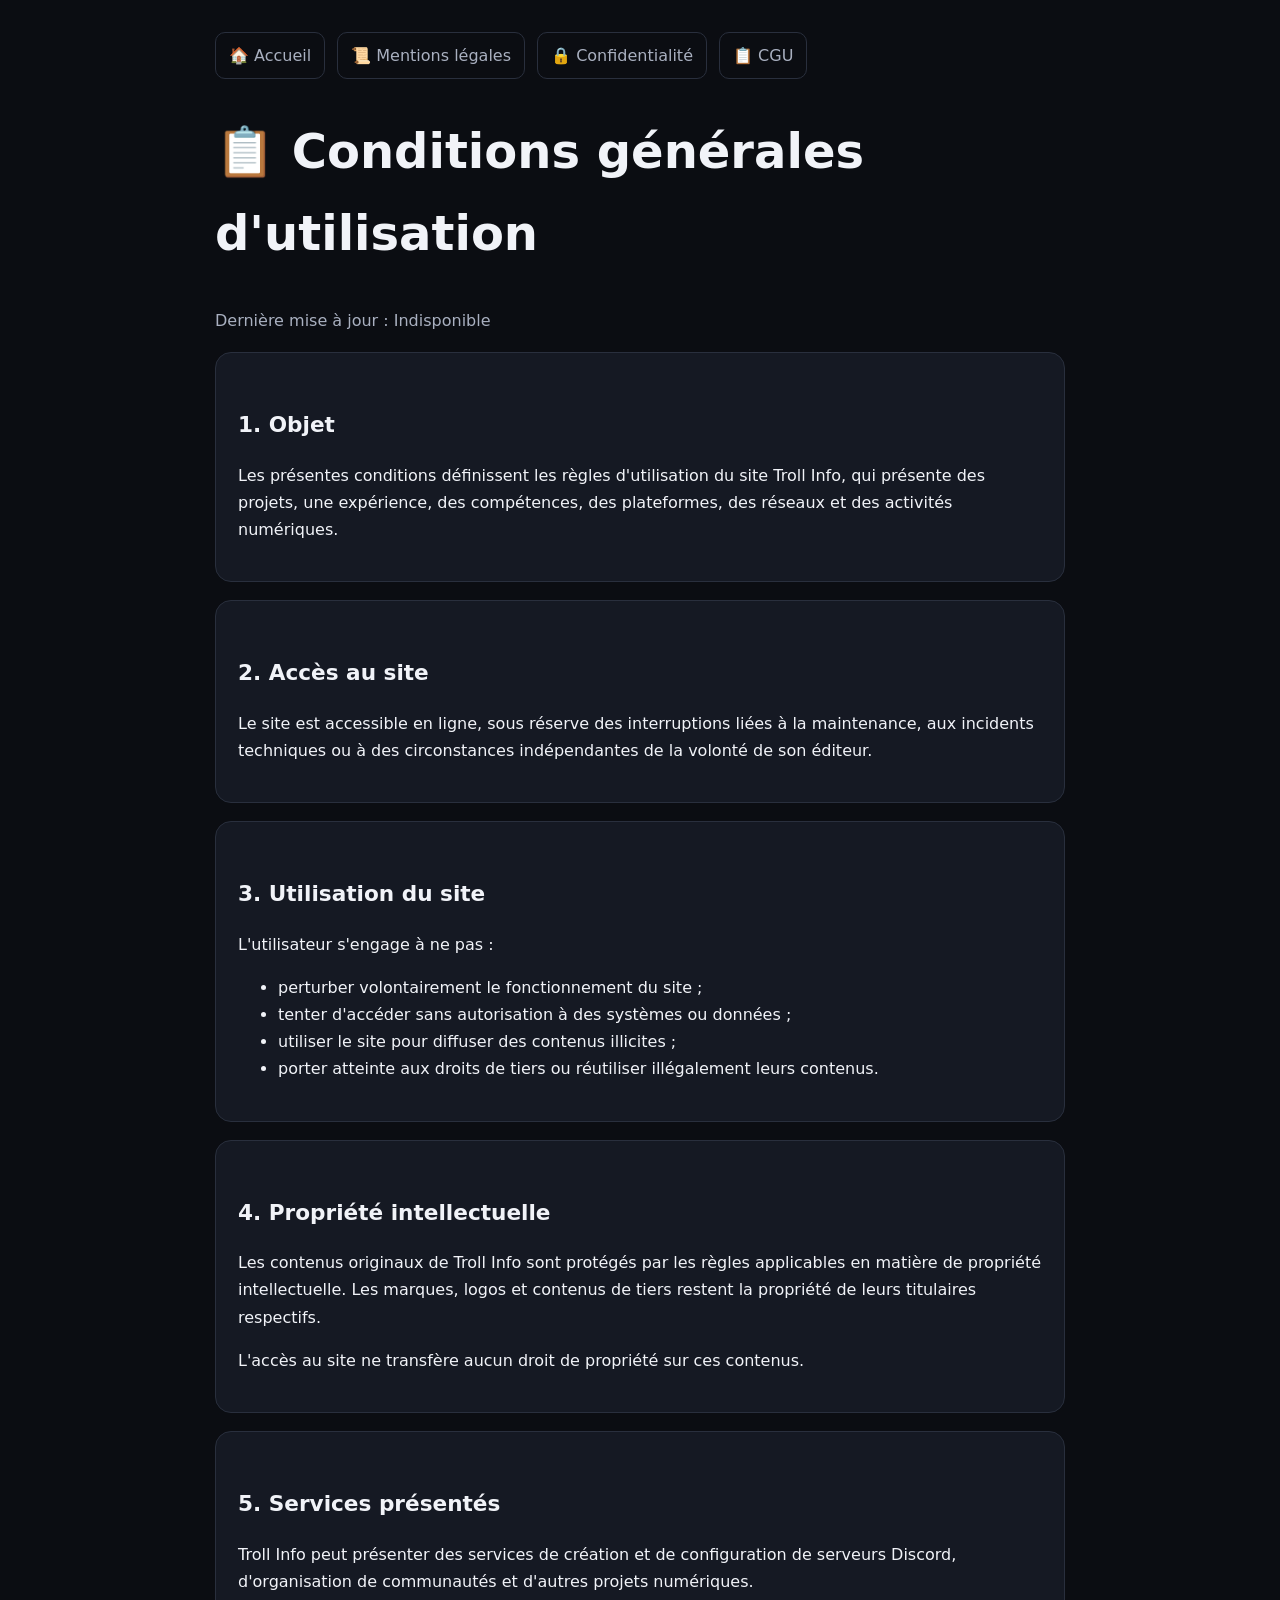
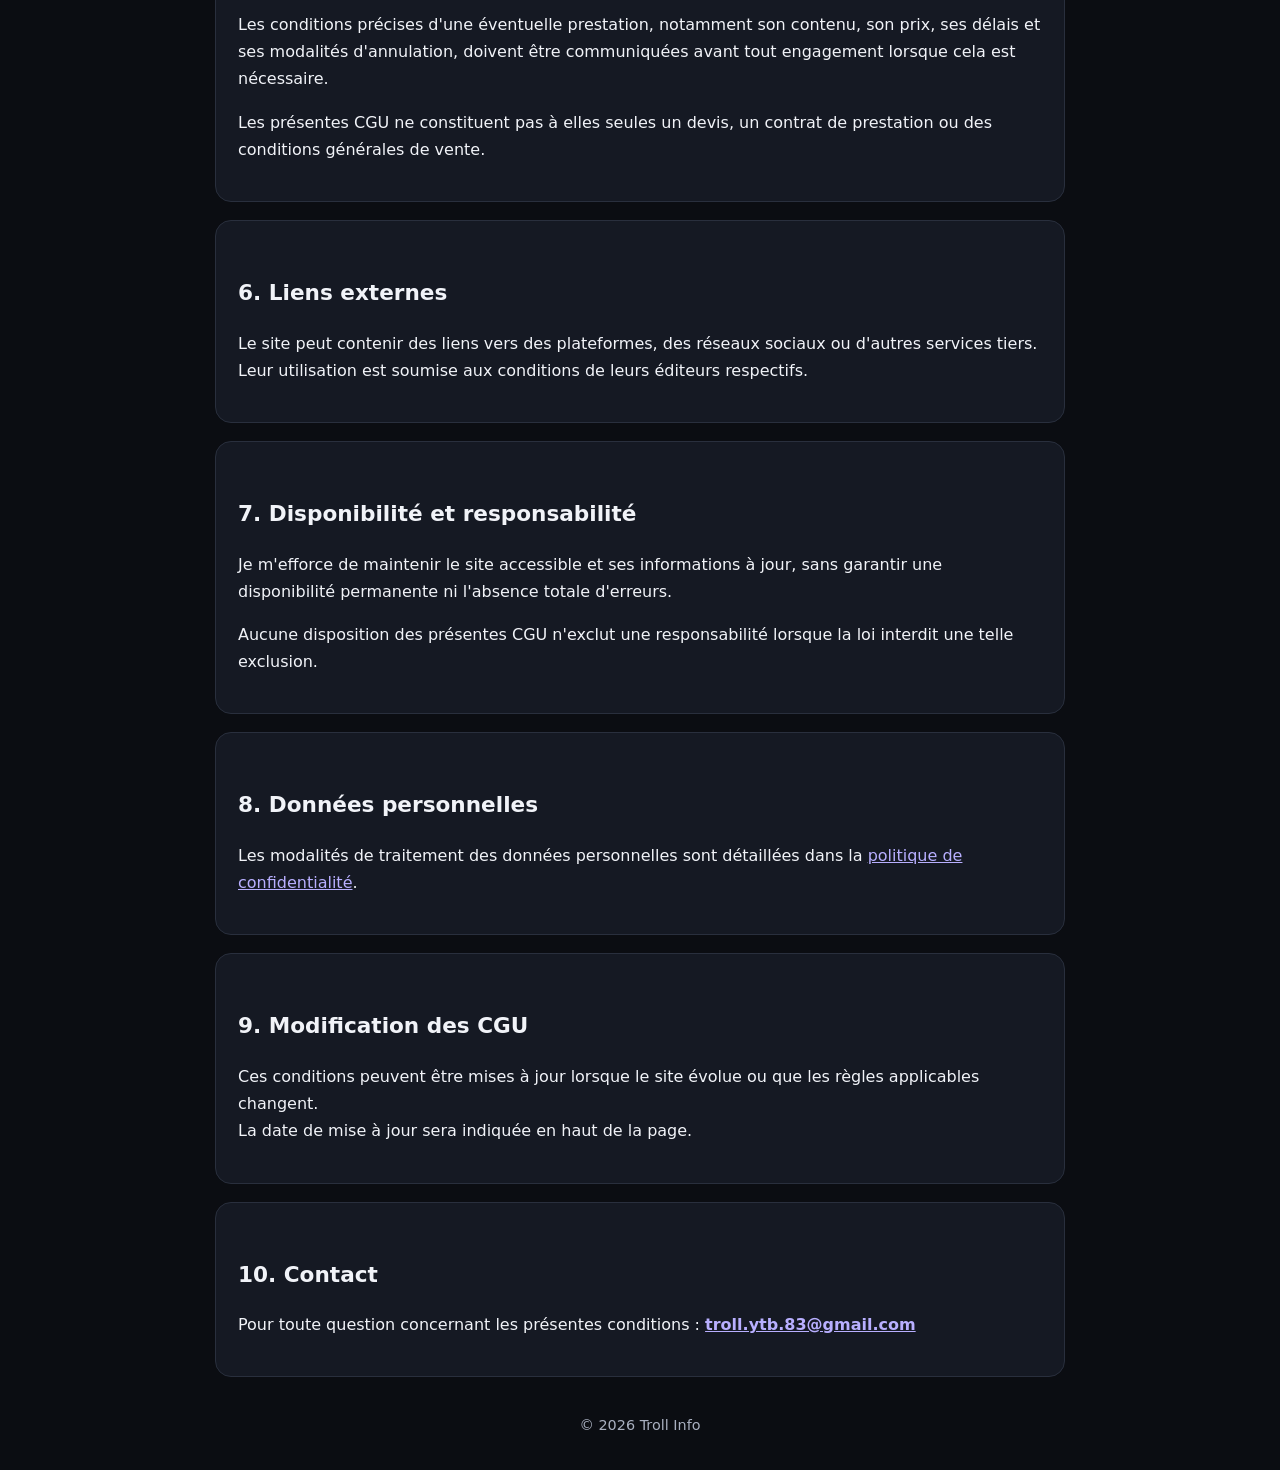
<file: cgu.html>
<!DOCTYPE html>
<html lang="fr">

<head>
    <meta charset="UTF-8">
    <meta name="viewport" content="width=device-width, initial-scale=1.0">
    <meta name="description" content="Conditions générales d'utilisation de Troll Info.">
    <title>CGU | Troll Info</title>

    <style>
        :root {
            color-scheme: dark;
            --bg: #0b0d12;
            --card: #151923;
            --text: #f1f3f8;
            --muted: #a9b0c0;
            --accent: #8b7cff;
            --border: #292f3d;
        }

        * {
            box-sizing: border-box;
        }

        body {
            margin: 0;
            padding: 32px 18px;
            background: var(--bg);
            color: var(--text);
            font-family: system-ui, sans-serif;
            line-height: 1.7;
        }

        main {
            max-width: 850px;
            margin: auto;
        }

        nav {
            display: flex;
            flex-wrap: wrap;
            gap: 12px;
            margin-bottom: 30px;
        }

        nav a {
            color: var(--muted);
            text-decoration: none;
            padding: 9px 13px;
            border: 1px solid var(--border);
            border-radius: 10px;
        }

        nav a:hover,
        nav a[aria-current="page"] {
            color: var(--accent);
            border-color: var(--accent);
        }

        h1 {
            font-size: clamp(2rem, 5vw, 3rem);
        }

        h2 {
            margin-top: 32px;
            font-size: 1.35rem;
        }

        .updated,
        .note {
            color: var(--muted);
        }

        section {
            margin: 18px 0;
            padding: 22px;
            background: var(--card);
            border: 1px solid var(--border);
            border-radius: 16px;
        }

        a {
            color: #b8afff;
            overflow-wrap: anywhere;
        }

        footer {
            margin-top: 36px;
            color: var(--muted);
            font-size: .9rem;
            text-align: center;
        }
    </style>
</head>

<body>
    <main>
        <nav aria-label="Navigation du site">
            <a href="index.html">🏠 Accueil</a>
            <a href="mentions-legales.html">📜 Mentions légales</a>
            <a href="confidentialite.html">🔒 Confidentialité</a>
            <a href="cgu.html">📋 CGU</a>
        </nav>

        <h1>📋 Conditions générales d'utilisation</h1>

        <p class="updated">
            Dernière mise à jour :
            <time id="last-site-update">Chargement...</time>
        </p>

        <section>
            <h2>1. Objet</h2>
            <p>
                Les présentes conditions définissent les règles d'utilisation
                du site Troll Info, qui présente des projets, une expérience,
                des compétences, des plateformes, des réseaux et des activités numériques.
            </p>
        </section>

        <section>
            <h2>2. Accès au site</h2>
            <p>
                Le site est accessible en ligne, sous réserve des interruptions
                liées à la maintenance, aux incidents techniques ou à des circonstances
                indépendantes de la volonté de son éditeur.
            </p>
        </section>

        <section>
            <h2>3. Utilisation du site</h2>
            <p>L'utilisateur s'engage à ne pas :</p>
            <ul>
                <li>perturber volontairement le fonctionnement du site ;</li>
                <li>tenter d'accéder sans autorisation à des systèmes ou données ;</li>
                <li>utiliser le site pour diffuser des contenus illicites ;</li>
                <li>porter atteinte aux droits de tiers ou réutiliser illégalement leurs contenus.</li>
            </ul>
        </section>

        <section>
            <h2>4. Propriété intellectuelle</h2>
            <p>
                Les contenus originaux de Troll Info sont protégés par les règles
                applicables en matière de propriété intellectuelle.
                Les marques, logos et contenus de tiers restent la propriété
                de leurs titulaires respectifs.
            </p>
            <p>
                L'accès au site ne transfère aucun droit de propriété sur ces contenus.
            </p>
        </section>

        <section>
            <h2>5. Services présentés</h2>
            <p>
                Troll Info peut présenter des services de création et de configuration
                de serveurs Discord, d'organisation de communautés et d'autres projets
                numériques.
            </p>
            <p>
                Les conditions précises d'une éventuelle prestation, notamment son
                contenu, son prix, ses délais et ses modalités d'annulation, doivent
                être communiquées avant tout engagement lorsque cela est nécessaire.
            </p>
            <p>
                Les présentes CGU ne constituent pas à elles seules un devis,
                un contrat de prestation ou des conditions générales de vente.
            </p>
        </section>

        <section>
            <h2>6. Liens externes</h2>
            <p>
                Le site peut contenir des liens vers des plateformes, des réseaux
                sociaux ou d'autres services tiers. Leur utilisation est soumise
                aux conditions de leurs éditeurs respectifs.
            </p>
        </section>

        <section>
            <h2>7. Disponibilité et responsabilité</h2>
            <p>
                Je m'efforce de maintenir le site accessible et ses informations
                à jour, sans garantir une disponibilité permanente ni l'absence totale
                d'erreurs.
            </p>
            <p>
                Aucune disposition des présentes CGU n'exclut une responsabilité
                lorsque la loi interdit une telle exclusion.
            </p>
        </section>

        <section>
            <h2>8. Données personnelles</h2>
            <p>
                Les modalités de traitement des données personnelles sont détaillées
                dans la <a href="confidentialite.html">politique de confidentialité</a>.
            </p>
        </section>

        <section>
            <h2>9. Modification des CGU</h2>
            <p>
                Ces conditions peuvent être mises à jour lorsque le site évolue
                ou que les règles applicables changent. <br> La date de mise à jour
                sera indiquée en haut de la page.
            </p>
        </section>

        <section>
            <h2>10. Contact</h2>
            <p>
                Pour toute question concernant les présentes conditions :
                <strong><a href="mailto:troll.ytb.83@gmail.com">troll.ytb.83@gmail.com</a></strong>
            </p>
        </section>

        <footer>
            © <span id="year"></span> Troll Info
        </footer>
    </main>

    <script>
        // Année du copyright : année actuelle du navigateur.
        document.getElementById("year").textContent =
            new Date().getFullYear();

        // Date de mise à jour : date du dernier commit GitHub.
        async function updateSiteDate() {
            const dateElement = document.getElementById("last-site-update");

            if (!dateElement) return;

            try {
                const response = await fetch(
                    "https://api.github.com/repos/troll-ytb/troll-info/commits?per_page=1",
                    {
                        headers: {
                            Accept: "application/vnd.github+json"
                        },
                        cache: "no-store"
                    }
                );

                if (!response.ok) {
                    throw new Error(`GitHub API : ${response.status}`);
                }

                const commits = await response.json();

                if (!Array.isArray(commits) || commits.length === 0) {
                    throw new Error("Aucun commit trouvé.");
                }

                const dateString = commits[0].commit?.committer?.date;

                if (!dateString) {
                    throw new Error("Date du commit introuvable.");
                }

                const date = new Date(dateString);

                if (Number.isNaN(date.getTime())) {
                    throw new Error("Date GitHub invalide.");
                }

                dateElement.dateTime = date.toISOString();

                dateElement.textContent = date.toLocaleDateString("fr-FR", {
                    day: "numeric",
                    month: "long",
                    year: "numeric",
                    timeZone: "Europe/Paris"
                });

            } catch (error) {
                dateElement.textContent = "Indisponible";
                console.error("Erreur de date GitHub :", error);
            }
        }

        updateSiteDate();
    </script>
</body>

</html>
</file>
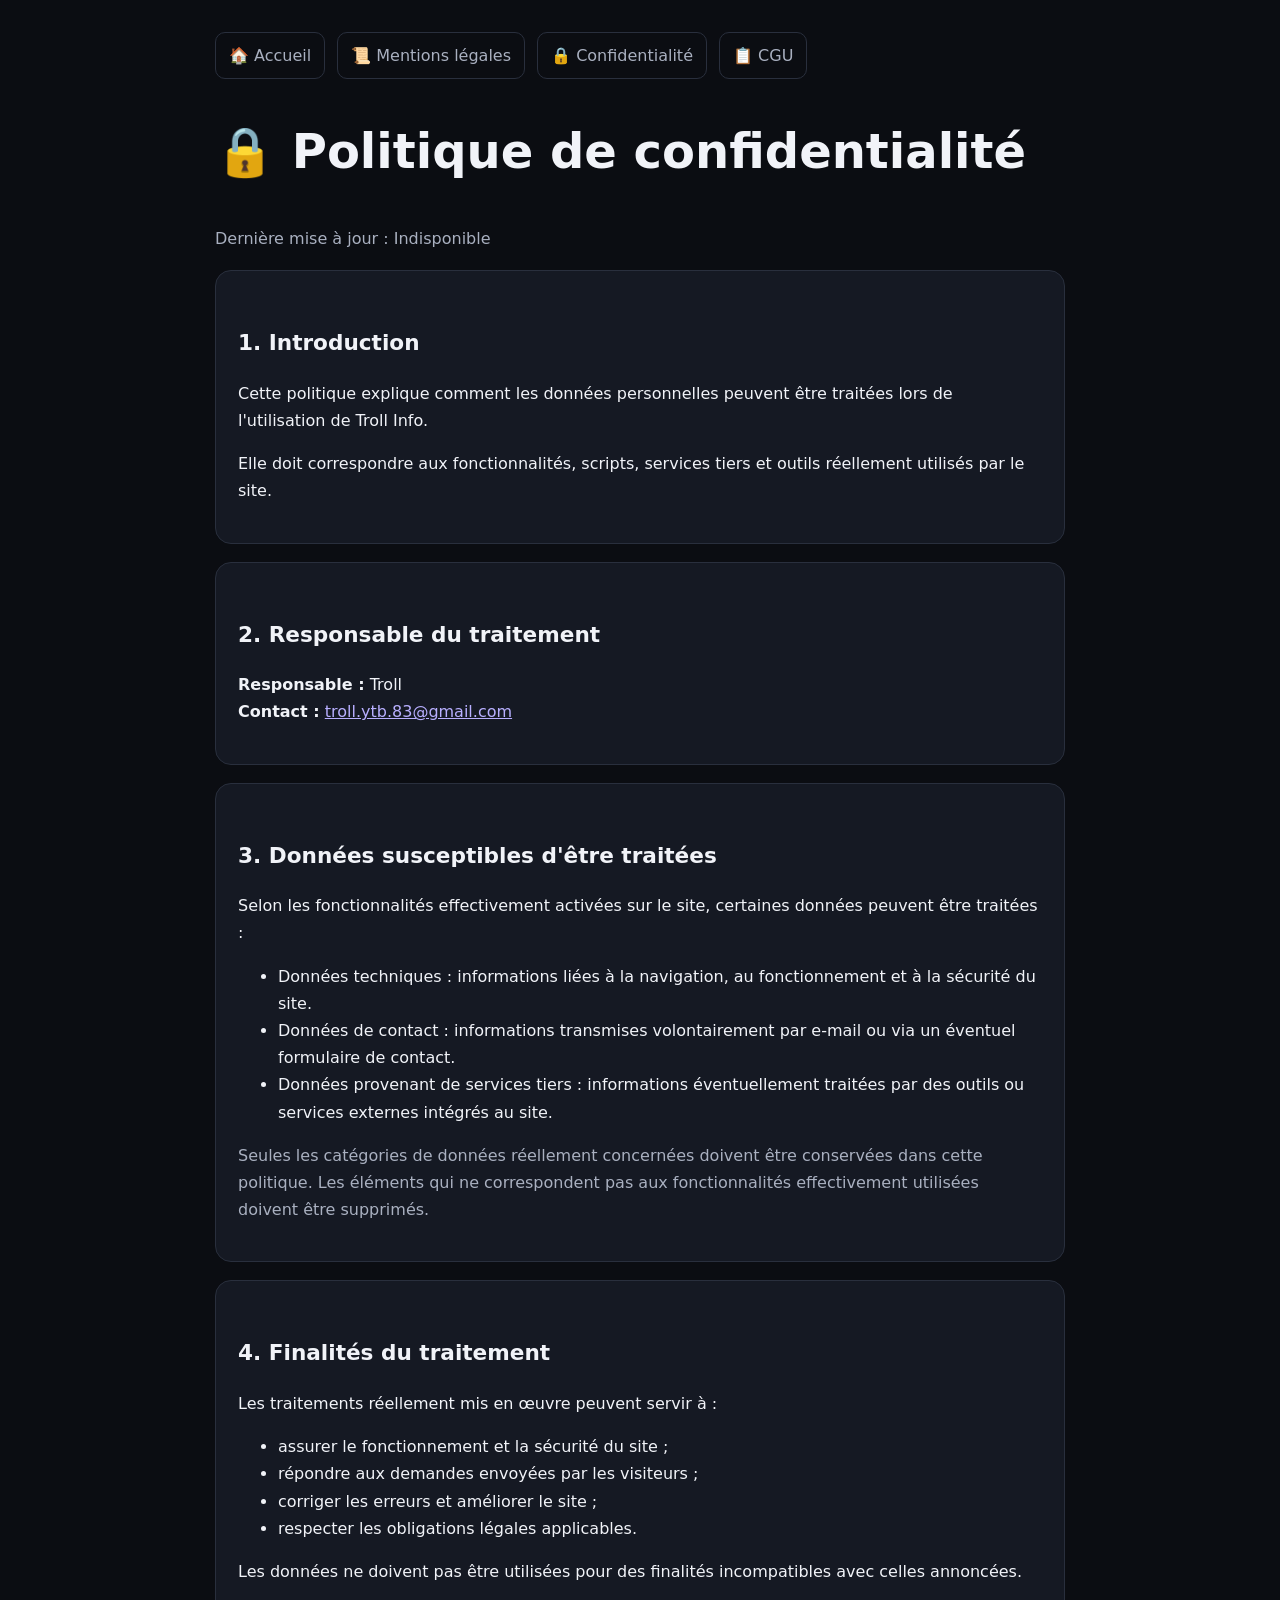
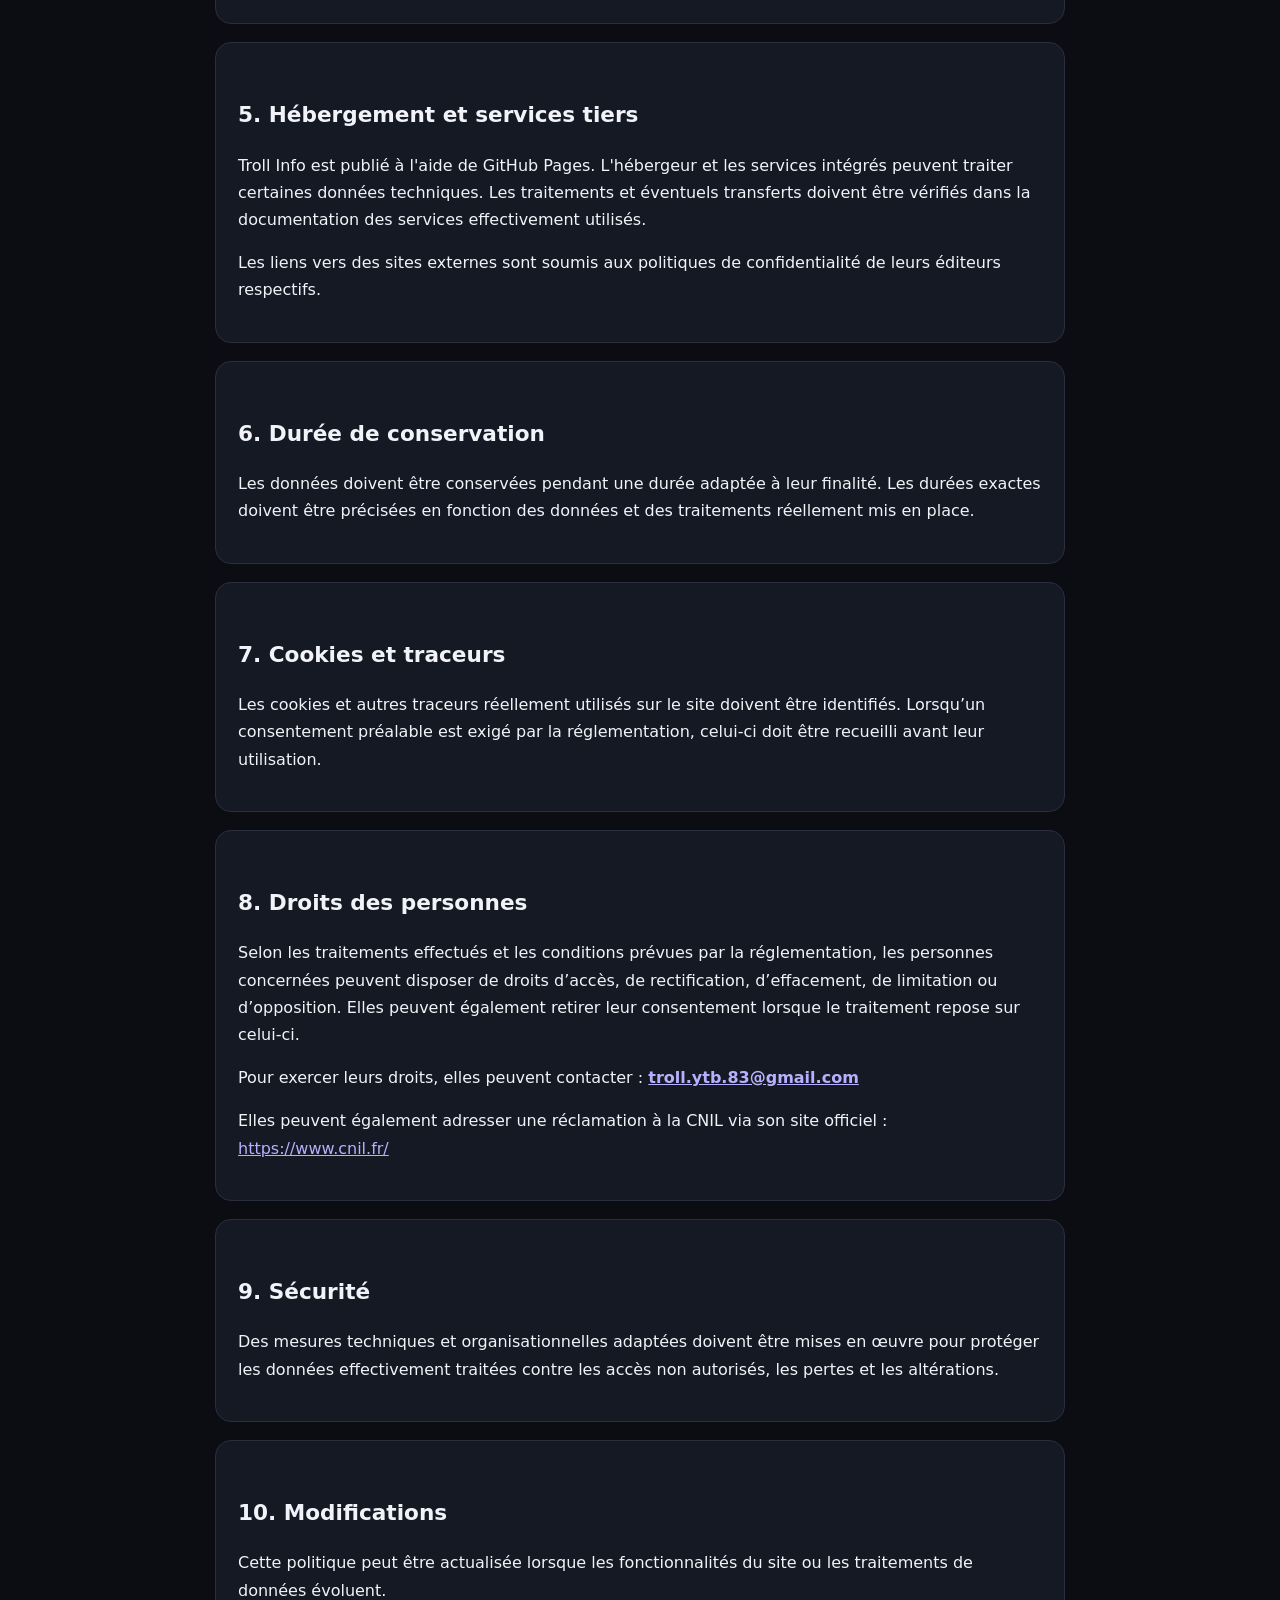
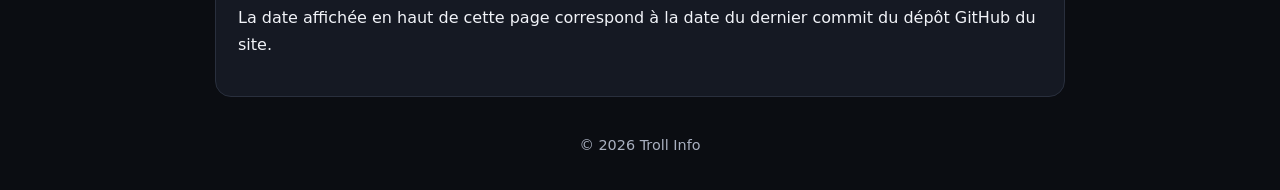
<file: confidentialite.html>
<!DOCTYPE html>
<html lang="fr">

<head>
    <meta charset="UTF-8">
    <meta name="viewport" content="width=device-width, initial-scale=1.0">
    <meta name="description" content="Politique de confidentialité de Troll Info.">
    <title>Politique de confidentialité | Troll Info</title>

    <style>
        :root {
            color-scheme: dark;
            --bg: #0b0d12;
            --card: #151923;
            --text: #f1f3f8;
            --muted: #a9b0c0;
            --accent: #8b7cff;
            --border: #292f3d;
        }

        * {
            box-sizing: border-box;
        }

        body {
            margin: 0;
            padding: 32px 18px;
            background: var(--bg);
            color: var(--text);
            font-family: system-ui, sans-serif;
            line-height: 1.7;
        }

        main {
            max-width: 850px;
            margin: auto;
        }

        nav {
            display: flex;
            flex-wrap: wrap;
            gap: 12px;
            margin-bottom: 30px;
        }

        nav a {
            color: var(--muted);
            text-decoration: none;
            padding: 9px 13px;
            border: 1px solid var(--border);
            border-radius: 10px;
        }

        nav a:hover,
        nav a[aria-current="page"] {
            color: var(--accent);
            border-color: var(--accent);
        }

        h1 {
            font-size: clamp(2rem, 5vw, 3rem);
        }

        h2 {
            margin-top: 32px;
            font-size: 1.35rem;
        }

        .updated,
        .note {
            color: var(--muted);
        }

        section {
            margin: 18px 0;
            padding: 22px;
            background: var(--card);
            border: 1px solid var(--border);
            border-radius: 16px;
        }

        a {
            color: #b8afff;
            overflow-wrap: anywhere;
        }

        footer {
            margin-top: 36px;
            color: var(--muted);
            font-size: .9rem;
            text-align: center;
        }
    </style>
</head>

<body>
    <main>
        <nav aria-label="Navigation du site">
            <a href="index.html">🏠 Accueil</a>
            <a href="mentions-legales.html">📜 Mentions légales</a>
            <a href="confidentialite.html">🔒 Confidentialité</a>
            <a href="cgu.html">📋 CGU</a>
        </nav>

        <h1>🔒 Politique de confidentialité</h1>

        <p class="updated">
            Dernière mise à jour :
            <time id="last-site-update">Chargement...</time>
        </p>

        <section>
            <h2>1. Introduction</h2>
            <p>
                Cette politique explique comment les données personnelles peuvent
                être traitées lors de l'utilisation de Troll Info.
            </p>
            <p>
                Elle doit correspondre aux fonctionnalités, scripts, services tiers
                et outils réellement utilisés par le site.
            </p>
        </section>

        <section>
            <h2>2. Responsable du traitement</h2>
            <p>
                <strong>Responsable :</strong> Troll<br>
                <strong>Contact :</strong> <a href="mailto:troll.ytb.83@gmail.com">troll.ytb.83@gmail.com</a>
            </p>
        </section>

        <section>
            <h2>3. Données susceptibles d'être traitées</h2>
            <p>Selon les fonctionnalités effectivement activées sur le site, certaines données peuvent être traitées :

            </p>
            <ul>
                <li>Données techniques : informations liées à la navigation, au fonctionnement et à la sécurité du site.
                </li>
                <li>Données de contact : informations transmises volontairement par e-mail ou via un éventuel formulaire
                    de contact.</li>
                <li>Données provenant de services tiers : informations éventuellement traitées par des outils ou
                    services externes intégrés au site.</li>
            </ul>
            <p class="note">
                Seules les catégories de données réellement concernées doivent être conservées dans cette politique. Les
                éléments qui ne correspondent pas aux fonctionnalités effectivement utilisées doivent être supprimés.
            </p>
        </section>

        <section>
            <h2>4. Finalités du traitement</h2>
            <p>Les traitements réellement mis en œuvre peuvent servir à :</p>
            <ul>
                <li>assurer le fonctionnement et la sécurité du site ;</li>
                <li>répondre aux demandes envoyées par les visiteurs ;</li>
                <li>corriger les erreurs et améliorer le site ;</li>
                <li>respecter les obligations légales applicables.</li>
            </ul>
            <p>Les données ne doivent pas être utilisées pour des finalités incompatibles avec celles annoncées.</p>
        </section>

        <section>
            <h2>5. Hébergement et services tiers</h2>
            <p>
                Troll Info est publié à l'aide de GitHub Pages. L'hébergeur et
                les services intégrés peuvent traiter certaines données techniques.
                Les traitements et éventuels transferts doivent être vérifiés
                dans la documentation des services effectivement utilisés.
            </p>
            <p>
                Les liens vers des sites externes sont soumis aux politiques
                de confidentialité de leurs éditeurs respectifs.
            </p>
        </section>

        <section>
            <h2>6. Durée de conservation</h2>
            <p>
                Les données doivent être conservées pendant une durée adaptée à
                leur finalité. Les durées exactes doivent être précisées en fonction
                des données et des traitements réellement mis en place.
            </p>
        </section>

        <section>
            <h2>7. Cookies et traceurs</h2>
            <p>
                Les cookies et autres traceurs réellement utilisés sur le site doivent être identifiés. Lorsqu’un
                consentement préalable est exigé par la réglementation, celui-ci doit être recueilli avant leur
                utilisation.
            </p>
        </section>

        <section>
            <h2>8. Droits des personnes</h2>
            <p>
                Selon les traitements effectués et les conditions prévues par la réglementation, les personnes
                concernées peuvent disposer de droits d’accès, de rectification, d’effacement, de limitation ou
                d’opposition. Elles peuvent également retirer leur consentement lorsque le traitement repose sur
                celui-ci.
            </p>
            <p>
                Pour exercer leurs droits, elles peuvent contacter :
                <strong><a href="mailto:troll.ytb.83@gmail.com">troll.ytb.83@gmail.com</a></strong>
            </p>
            <p>
                Elles peuvent également adresser une réclamation à la CNIL via son site officiel :
                <a href="https://www.cnil.fr/" target="_blank" rel="noopener noreferrer">
                    https://www.cnil.fr/
                </a>
            </p>
        </section>

        <section>
            <h2>9. Sécurité</h2>
            <p>
                Des mesures techniques et organisationnelles adaptées doivent être mises en œuvre pour protéger les
                données effectivement traitées contre les accès non autorisés, les pertes et les altérations.
            </p>
        </section>

        <section>
            <h2>10. Modifications</h2>
            <p>
                Cette politique peut être actualisée lorsque les fonctionnalités du site ou les traitements de données
                évoluent.
                <br>
                La date affichée en haut de cette page correspond à la date du dernier commit du dépôt GitHub du site.
            </p>
        </section>

        <footer>
            © <span id="year"></span> Troll Info
        </footer>
    </main>
    <script>
        document.getElementById("year").textContent =
            new Date().getFullYear();

        async function updateSiteDate() {
            const dateElement = document.getElementById("last-site-update");
            if (!dateElement) return;

            try {
                const response = await fetch(
                    "https://api.github.com/repos/troll-ytb/troll-info/commits?per_page=1",
                    {
                        headers: {
                            Accept: "application/vnd.github+json"
                        },
                        cache: "no-store"
                    }
                );

                if (!response.ok) {
                    throw new Error(`GitHub API : ${response.status}`);
                }

                const commits = await response.json();
                const dateString = commits[0]?.commit?.committer?.date;

                if (!dateString) {
                    throw new Error("Date du commit introuvable.");
                }

                const date = new Date(dateString);

                dateElement.dateTime = date.toISOString();
                dateElement.textContent = date.toLocaleDateString("fr-FR", {
                    day: "numeric",
                    month: "long",
                    year: "numeric",
                    timeZone: "Europe/Paris"
                });
            } catch (error) {
                dateElement.textContent = "Indisponible";
                console.error("Erreur de date GitHub :", error);
            }
        }

        updateSiteDate();
    </script>
</body>

</html>
</file>
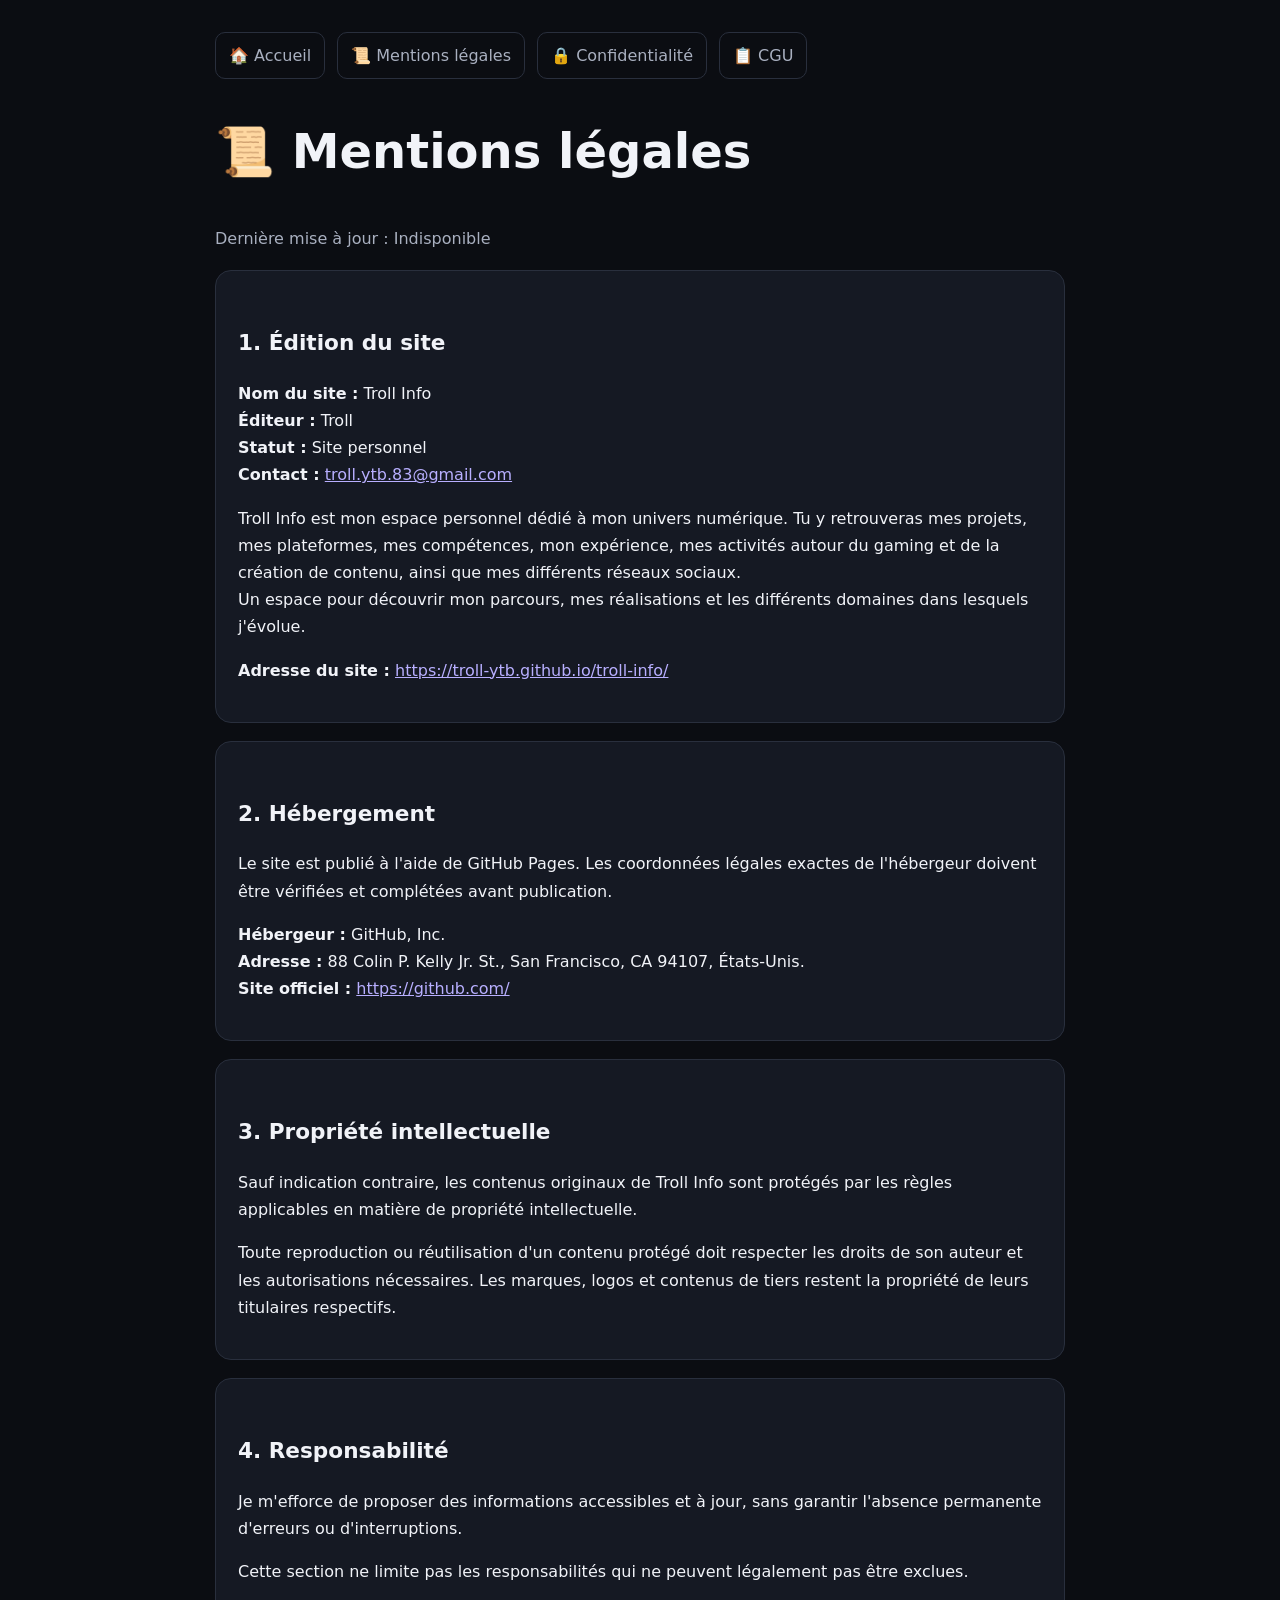
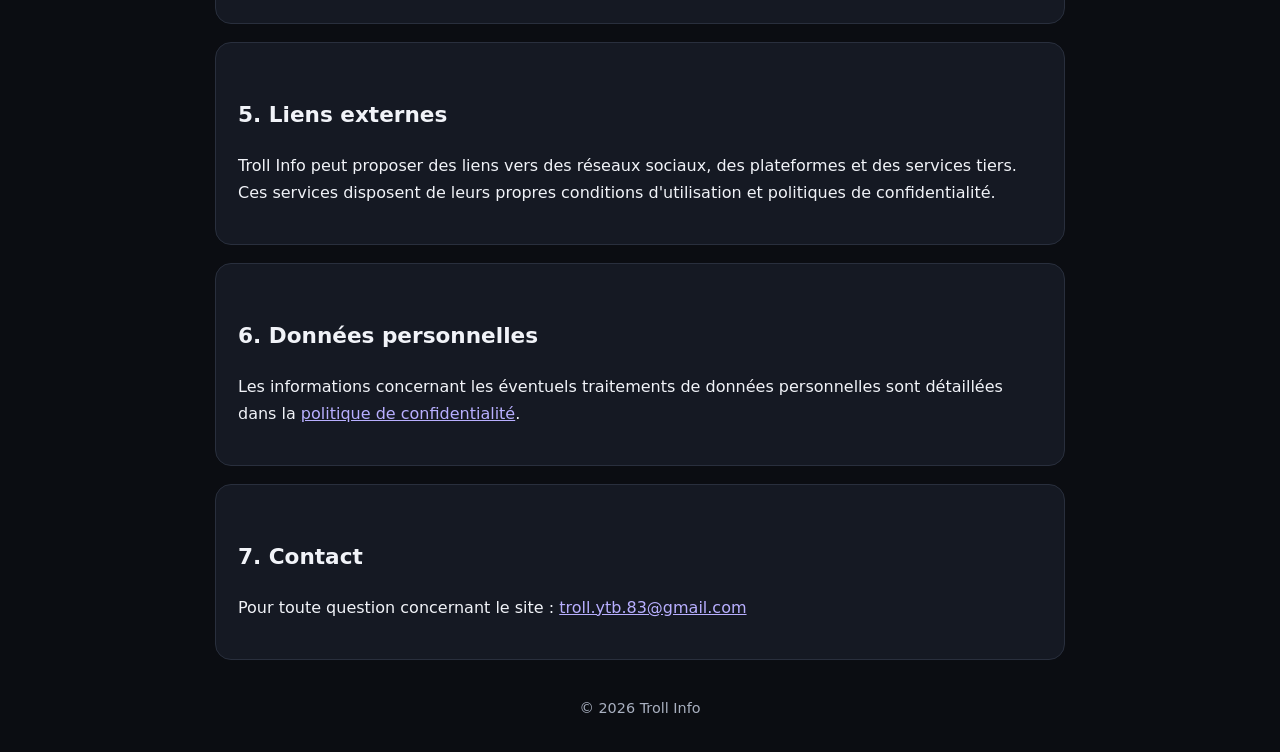
<file: mentions-legales.html>
<!DOCTYPE html>
<html lang="fr">

<head>
    <meta charset="UTF-8">
    <meta name="viewport" content="width=device-width, initial-scale=1.0">
    <meta name="description" content="Mentions légales du site Troll Info.">
    <title>Mentions légales | Troll Info</title>

    <style>
        :root {
            color-scheme: dark;
            --bg: #0b0d12;
            --card: #151923;
            --text: #f1f3f8;
            --muted: #a9b0c0;
            --accent: #8b7cff;
            --border: #292f3d;
        }

        * {
            box-sizing: border-box;
        }

        body {
            margin: 0;
            padding: 32px 18px;
            background: var(--bg);
            color: var(--text);
            font-family: system-ui, sans-serif;
            line-height: 1.7;
        }

        main {
            max-width: 850px;
            margin: auto;
        }

        nav {
            display: flex;
            flex-wrap: wrap;
            gap: 12px;
            margin-bottom: 30px;
        }

        nav a {
            color: var(--muted);
            text-decoration: none;
            padding: 9px 13px;
            border: 1px solid var(--border);
            border-radius: 10px;
        }

        nav a:hover,
        nav a[aria-current="page"] {
            color: var(--accent);
            border-color: var(--accent);
        }

        h1 {
            font-size: clamp(2rem, 5vw, 3rem);
        }

        h2 {
            margin-top: 32px;
            font-size: 1.35rem;
        }

        .updated,
        .note {
            color: var(--muted);
        }

        section {
            margin: 18px 0;
            padding: 22px;
            background: var(--card);
            border: 1px solid var(--border);
            border-radius: 16px;
        }

        a {
            color: #b8afff;
            overflow-wrap: anywhere;
        }

        footer {
            margin-top: 36px;
            color: var(--muted);
            font-size: .9rem;
            text-align: center;
        }
    </style>
</head>

<body>
    <main>
        <nav aria-label="Navigation du site">
            <a href="index.html">🏠 Accueil</a>
            <a href="mentions-legales.html">📜 Mentions légales</a>
            <a href="confidentialite.html">🔒 Confidentialité</a>
            <a href="cgu.html">📋 CGU</a>
        </nav>

        <h1>📜 Mentions légales</h1>

        <p class="updated">
            Dernière mise à jour :
            <time id="last-site-update">Chargement...</time>
        </p>

        <section>
            <h2>1. Édition du site</h2>
            <p>
                <strong>Nom du site :</strong> Troll Info<br>
                <strong>Éditeur :</strong> Troll<br>
                <strong>Statut :</strong> Site personnel<br>
                <strong>Contact :</strong>
                <a href="mailto:troll.ytb.83@gmail.com">troll.ytb.83@gmail.com</a>
            </p>
            <p>
                Troll Info est mon espace personnel dédié à mon univers numérique. Tu y retrouveras mes projets, mes
                plateformes, mes compétences, mon expérience, mes activités autour du gaming et de la création de
                contenu, ainsi que mes différents réseaux sociaux.
                <br>
                Un espace pour découvrir mon parcours, mes réalisations et les différents domaines dans lesquels
                j'évolue.
            </p>
            <p>
                <strong>Adresse du site :</strong>
                <a href="https://troll-ytb.github.io/troll-info/">
                    https://troll-ytb.github.io/troll-info/
                </a>
            </p>
        </section>

        <section>
            <h2>2. Hébergement</h2>
            <p>
                Le site est publié à l'aide de GitHub Pages.
                Les coordonnées légales exactes de l'hébergeur doivent être
                vérifiées et complétées avant publication.
            </p>
            <p>
                <strong>Hébergeur :</strong> GitHub, Inc.<br>
                <strong>Adresse :</strong> 88 Colin P. Kelly Jr. St., San Francisco, CA 94107, États-Unis.<br>
                <strong> Site officiel :</strong> <a href="https://github.com/" target="_blank"
                    rel="noopener noreferrer">
                    https://github.com/
                </a>
            </p>
        </section>

        <section>
            <h2>3. Propriété intellectuelle</h2>
            <p>
                Sauf indication contraire, les contenus originaux de Troll Info
                sont protégés par les règles applicables en matière de propriété
                intellectuelle.
            </p>
            <p>
                Toute reproduction ou réutilisation d'un contenu protégé doit
                respecter les droits de son auteur et les autorisations nécessaires.
                Les marques, logos et contenus de tiers restent la propriété
                de leurs titulaires respectifs.
            </p>
        </section>

        <section>
            <h2>4. Responsabilité</h2>
            <p>
                Je m'efforce de proposer des informations accessibles et à jour,
                sans garantir l'absence permanente d'erreurs ou d'interruptions.
            </p>
            <p>
                Cette section ne limite pas les responsabilités qui ne peuvent
                légalement pas être exclues.
            </p>
        </section>

        <section>
            <h2>5. Liens externes</h2>
            <p>
                Troll Info peut proposer des liens vers des réseaux sociaux,
                des plateformes et des services tiers. Ces services disposent
                de leurs propres conditions d'utilisation et politiques de
                confidentialité.
            </p>
        </section>

        <section>
            <h2>6. Données personnelles</h2>
            <p>
                Les informations concernant les éventuels traitements de données
                personnelles sont détaillées dans la
                <a href="confidentialite.html">politique de confidentialité</a>.
            </p>
        </section>

        <section>
            <h2>7. Contact</h2>
            <p>
                Pour toute question concernant le site :
                <a href="mailto:troll.ytb.83@gmail.com">troll.ytb.83@gmail.com</a>
            </p>
        </section>

        <footer>
            © <span id="year"></span> Troll Info
        </footer>
    </main>

    <script>
        // Année du copyright : année actuelle du navigateur.
        document.getElementById("year").textContent =
            new Date().getFullYear();

        // Date de mise à jour : dernier commit du dépôt GitHub.
        async function updateSiteDate() {
            const dateElement = document.getElementById("last-site-update");

            if (!dateElement) return;

            try {
                const response = await fetch(
                    "https://api.github.com/repos/troll-ytb/troll-info/commits?per_page=1",
                    {
                        headers: {
                            Accept: "application/vnd.github+json"
                        },
                        cache: "no-store"
                    }
                );

                if (!response.ok) {
                    throw new Error(`GitHub API : ${response.status}`);
                }

                const commits = await response.json();

                if (!Array.isArray(commits) || commits.length === 0) {
                    throw new Error("Aucun commit trouvé.");
                }

                const dateString = commits[0].commit?.committer?.date;

                if (!dateString) {
                    throw new Error("Date du commit introuvable.");
                }

                const date = new Date(dateString);

                if (Number.isNaN(date.getTime())) {
                    throw new Error("Date GitHub invalide.");
                }

                dateElement.dateTime = date.toISOString();

                dateElement.textContent = date.toLocaleDateString("fr-FR", {
                    day: "numeric",
                    month: "long",
                    year: "numeric",
                    timeZone: "Europe/Paris"
                });

            } catch (error) {
                dateElement.textContent = "Indisponible";
                console.error("Erreur de date GitHub :", error);
            }
        }

        updateSiteDate();
    </script>
</body>

</html>
</file>
<file: troll info.css>
/* =========================

   BASE

========================= */

* {

    margin: 0;

    padding: 0;

    box-sizing: border-box;

}

html {

    scroll-behavior: smooth;

    scroll-padding-top: 100px;

}

html,

body {

    width: 100%;

    min-height: 100%;

}

body {

    min-height: 100vh;

    display: flex;

    flex-direction: column;

    background: #020306;

    color: #f5f7fc;

    font-family: Arial, Helvetica, sans-serif;

    overflow-x: hidden;

}

main {

    flex: 1;

    position: relative;

}

/* =========================

   COULEURS DES THÈMES

========================= */

:root {

    --theme-accent: #4d9dff;

    --theme-accent-rgb: 77, 157, 255;

    --theme-glow: rgba(0, 55, 130, 0.42);

}

body[data-theme="rose"] {

    --theme-accent: #ff65bd;

    --theme-accent-rgb: 255, 101, 189;

    --theme-glow: rgba(150, 20, 100, 0.38);

}

body[data-theme="vert"] {

    --theme-accent: #42dc91;

    --theme-accent-rgb: 66, 220, 145;

    --theme-glow: rgba(0, 110, 65, 0.38);

}

body[data-theme="violet"] {

    --theme-accent: #b18aff;

    --theme-accent-rgb: 177, 138, 255;

    --theme-glow: rgba(90, 35, 160, 0.40);

}

/* =========================

   FOND ANIMÉ

========================= */

body::before {

    content: "";

    position: fixed;

    inset: 0;

    pointer-events: none;

    background:

        radial-gradient(circle at 12% 18%, var(--theme-glow), transparent 28%),

        radial-gradient(circle at 82% 15%, rgba(var(--theme-accent-rgb), 0.22), transparent 30%),

        radial-gradient(circle at 65% 55%, rgba(var(--theme-accent-rgb), 0.18), transparent 25%),

        radial-gradient(circle at 20% 78%, rgba(var(--theme-accent-rgb), 0.16), transparent 30%),

        radial-gradient(circle at 90% 85%, rgba(var(--theme-accent-rgb), 0.16), transparent 25%),

        #020306;

    z-index: -2;

}

body::after {

    content: "";

    position: fixed;

    inset: 0;

    pointer-events: none;

    background: rgba(0, 0, 0, 0.16);

    z-index: -1;

}

/* =========================

   EN-TÊTE

========================= */

.header {

    position: fixed;

    top: 0;

    left: 0;

    width: 100%;

    min-height: 78px;

    padding: 10px 30px;

    display: flex;

    align-items: center;

    justify-content: space-between;

    background: rgba(2, 4, 10, 0.76);

    border-bottom: 1px solid rgba(100, 150, 220, 0.10);

    backdrop-filter: blur(14px);

    z-index: 100;

}

.brand,

.footer-logo {

    display: inline-flex;

    align-items: center;

    gap: 12px;

    color: white;

    text-decoration: none;

    font-weight: 700;

}

.brand {

    font-size: 23px;

}

.brand img {

    width: 48px;

    height: 48px;

    object-fit: contain;

}

/* =========================

   BOUTON DU MENU

========================= */

.menu-button {

    width: 48px;

    height: 48px;

    display: flex;

    flex-direction: column;

    align-items: center;

    justify-content: center;

    gap: 6px;

    background: transparent;

    border: 1px solid transparent;

    border-radius: 12px;

    cursor: pointer;

    transition: background 0.25s ease, border-color 0.25s ease;

}

.menu-button span {

    width: 24px;

    height: 2px;

    display: block;

    border-radius: 5px;

    background: white;

    transition: background 0.25s ease, transform 0.25s ease;

}

.menu-button:hover,

.menu-button[aria-expanded="true"] {

    background: rgba(var(--theme-accent-rgb), 0.12);

    border-color: rgba(var(--theme-accent-rgb), 0.65);

}

.menu-button:hover span {

    background: var(--theme-accent);

}

/* =========================

   NAVIGATION

========================= */

.navigation {

    position: absolute;

    top: calc(100% + 10px);

    right: 30px;

    width: min(280px, calc(100vw - 40px));

    padding: 12px;

    display: flex;

    flex-direction: column;

    gap: 5px;

    background: rgba(5, 10, 22, 0.97);

    border: 1px solid rgba(var(--theme-accent-rgb), 0.3);

    border-radius: 16px;

    box-shadow: 0 18px 50px rgba(0, 0, 0, 0.4);

    backdrop-filter: blur(18px);

    opacity: 0;

    visibility: hidden;

    transform: translateY(-8px);

    transition:

        opacity 0.2s ease,

        transform 0.2s ease,

        visibility 0.2s ease;

}

.navigation.is-open {

    opacity: 1;

    visibility: visible;

    transform: translateY(0);

}

.navigation a {

    padding: 12px 14px;

    color: #c5cede;

    text-decoration: none;

    font-size: 14px;

    font-weight: 600;

    border: 1px solid transparent;

    border-radius: 9px;

    transition:

        color 0.2s ease,

        background 0.2s ease,

        border-color 0.2s ease;

}

.navigation a:hover {

    color: white;

    background: rgba(var(--theme-accent-rgb), 0.14);

    border-color: rgba(var(--theme-accent-rgb), 0.3);

}

/* =========================

   SÉLECTEUR DE THÈME

========================= */

.theme-picker {

    display: flex;

    align-items: center;

    justify-content: space-between;

    gap: 10px;

    padding: 10px 12px;

    color: #c5cede;

    font-size: 13px;

    font-weight: 600;

}

.theme-picker select {

    max-width: 145px;

    padding: 8px 10px;

    color: white;

    background: #080d19;

    border: 1px solid rgba(var(--theme-accent-rgb), 0.6);

    border-radius: 9px;

    cursor: pointer;

}

.theme-picker select:focus-visible {

    outline: 2px solid var(--theme-accent);

    outline-offset: 3px;

}

.theme-picker option {

    color: white;

    background: #080d19;

}

/* =========================

   ÉLÉMENTS COMMUNS

========================= */

.section {

    width: 100%;

}

.eyebrow {

    margin-bottom: 16px;

    color: var(--theme-accent);

    font-size: 12px;

    font-weight: 800;

    letter-spacing: 3px;

}

.section-heading {

    max-width: 760px;

    margin-bottom: 38px;

}

.section-heading h2 {

    margin-bottom: 14px;

    color: white;

    font-size: clamp(32px, 5vw, 48px);

    font-weight: 800;

    letter-spacing: -1.5px;

}

.section-heading>p:last-child {

    color: #9ba7bb;

    font-size: 16px;

    line-height: 1.8;

}

/* =========================

   ACCUEIL

========================= */

.home {

    min-height: 100vh;

    padding: 125px 40px 100px;

    display: flex;

    align-items: center;

    justify-content: center;

}

.home-layout {

    width: 100%;

    max-width: 1200px;

    margin: 0 auto;

    display: grid;

    grid-template-columns: minmax(0, 1.4fr) minmax(330px, 0.8fr);

    align-items: center;

    gap: clamp(40px, 7vw, 100px);

}

.home-content {

    max-width: 720px;

}

.home-content h1 {

    margin-bottom: 20px;

    font-size: clamp(60px, 8vw, 100px);

    font-weight: 900;

    line-height: 0.98;

    letter-spacing: -4px;

    background: linear-gradient(90deg, #ffffff, var(--theme-accent));

    -webkit-background-clip: text;

    background-clip: text;

    -webkit-text-fill-color: transparent;

}

.home-text {

    max-width: 600px;

    margin-bottom: 30px;

    color: #aeb8c9;

    font-size: 16px;

    line-height: 1.8;

}

/* =========================

   BOUTON PRINCIPAL

========================= */

.primary-button {

    min-height: 46px;

    width: fit-content;

    padding: 13px 20px;

    display: inline-flex;

    align-items: center;

    justify-content: center;

    gap: 12px;

    border: 1px solid rgba(var(--theme-accent-rgb), 0.65);

    border-radius: 9px;

    background: rgba(var(--theme-accent-rgb), 0.16);

    color: white;

    text-decoration: none;

    font-size: 14px;

    font-weight: 700;

    transition:

        background 0.25s ease,

        border-color 0.25s ease,

        transform 0.25s ease,

        box-shadow 0.25s ease;

}

.primary-button:hover {

    background: var(--theme-accent);

    border-color: var(--theme-accent);

    transform: translateY(-3px);

    box-shadow: 0 8px 28px rgba(var(--theme-accent-rgb), 0.28);

}

/* =========================

   CARTE DE PROFIL

========================= */

.profile-card {

    width: 100%;

    max-width: 430px;

    justify-self: end;

    padding: 25px;

    border: 1px solid rgba(var(--theme-accent-rgb), 0.2);

    border-radius: 22px;

    background: rgba(5, 10, 20, 0.72);

    backdrop-filter: blur(12px);

    box-shadow: 0 15px 50px rgba(0, 0, 0, 0.25);

}

.profile-top {

    display: flex;

    align-items: center;

    gap: 16px;

}

.profile-top img {

    width: 64px;

    height: 64px;

    object-fit: contain;

    border-radius: 14px;

}

.profile-top h2 {

    margin-bottom: 5px;

    color: white;

    font-size: 27px;

    font-weight: 800;

}

.profile-top p {

    color: #8d98aa;

    font-size: 14px;

}

.separator {

    width: 100%;

    height: 1px;

    margin: 20px 0;

    background: rgba(255, 255, 255, 0.08);

}

.profile-section h3 {

    margin-bottom: 14px;

    color: var(--theme-accent);

    font-size: 12px;

    letter-spacing: 2px;

}

.expertise-list {

    display: flex;

    flex-wrap: wrap;

    gap: 9px;

}

.expertise-list span {

    padding: 8px 12px;

    border: 1px solid rgba(var(--theme-accent-rgb), 0.25);

    border-radius: 50px;

    background: rgba(20, 40, 70, 0.45);

    color: #d8e0ed;

    font-size: 12px;

    transition:

        border-color 0.2s ease,

        background 0.2s ease,

        transform 0.2s ease;

}

.expertise-list span:hover {

    border-color: var(--theme-accent);

    background: rgba(var(--theme-accent-rgb), 0.2);

    transform: translateY(-2px);

}

.profile-bottom {

    display: flex;

    align-items: center;

    justify-content: space-between;

    flex-wrap: wrap;

    gap: 12px;

}

.profile-bottom span {

    color: #7f8999;

    font-size: 12px;

}

.profile-bottom a {

    color: white;

    text-decoration: none;

    font-size: 13px;

    font-weight: 700;

    white-space: nowrap;

    transition: color 0.2s ease;

}

.profile-bottom a:hover {

    color: var(--theme-accent);

}

/* =========================

   SECTIONS DE CONTENU

========================= */

.content-section {

    max-width: 1200px;

    margin: 0 auto;

    padding: 100px 40px;

}

/* À propos */

.about-card {

    display: flex;

    align-items: flex-start;

    gap: 22px;

    padding: 28px;

    border: 1px solid rgba(var(--theme-accent-rgb), 0.2);

    border-radius: 18px;

    background: rgba(5, 10, 20, 0.55);

}

.about-icon {

    width: 55px;

    height: 55px;

    flex: 0 0 55px;

    display: grid;

    place-items: center;

    border: 1px solid rgba(var(--theme-accent-rgb), 0.3);

    border-radius: 14px;

    background: rgba(var(--theme-accent-rgb), 0.13);

    color: var(--theme-accent);

    font-weight: 900;

    font-size: 18px;

}

.about-card h3 {

    margin-bottom: 10px;

    font-size: 20px;

}

.about-card p {

    color: #a5b0c1;

    font-size: 15px;

    line-height: 1.8;

}

/* =========================

   COMPÉTENCES

========================= */

.skills-grid {

    display: grid;

    grid-template-columns: repeat(3, minmax(0, 1fr));

    gap: 18px;

}

.skill-card {

    min-height: 190px;

    padding: 24px;

    border: 1px solid rgba(var(--theme-accent-rgb), 0.2);

    border-radius: 16px;

    background: rgba(5, 10, 20, 0.65);

    transition: transform 0.25s ease, border-color 0.25s ease;

}

.skill-card:hover {

    transform: translateY(-4px);

    border-color: rgba(var(--theme-accent-rgb), 0.58);

}

.skill-number {

    display: inline-block;

    margin-bottom: 18px;

    color: var(--theme-accent);

    font-size: 13px;

    font-weight: 800;

    letter-spacing: 2px;

}

.skill-card h3 {

    margin-bottom: 10px;

    color: white;

    font-size: 18px;

}

.skill-card p {

    color: #9ba7bb;

    font-size: 14px;

    line-height: 1.7;

}

/* =========================

   PROJETS

========================= */

.projects-grid {

    display: grid;

    grid-template-columns: repeat(3, minmax(0, 1fr));

    gap: 18px;

}

.project-card {

    min-height: 220px;

    padding: 25px;

    border: 1px solid rgba(var(--theme-accent-rgb), 0.2);

    border-radius: 16px;

    background: rgba(5, 10, 20, 0.65);

    transition: transform 0.25s ease, border-color 0.25s ease;

}

.project-card:hover {

    transform: translateY(-4px);

    border-color: rgba(var(--theme-accent-rgb), 0.58);

}

.project-tag {

    display: inline-block;

    margin-bottom: 18px;

    padding: 6px 10px;

    border: 1px solid rgba(var(--theme-accent-rgb), 0.3);

    border-radius: 7px;

    color: var(--theme-accent);

    font-size: 11px;

    font-weight: 800;

    letter-spacing: 1px;

}

.project-card h3 {

    margin-bottom: 10px;

    color: white;

    font-size: 19px;

}

.project-card p {

    margin-bottom: 20px;

    color: #9ba7bb;

    font-size: 14px;

    line-height: 1.7;

}

.project-status {

    display: inline-block;

    color: #78859a;

    font-size: 12px;

}

/* =========================

   CARTES VIDES

========================= */

.empty-card {

    padding: 38px 25px;

    text-align: center;

    border: 1px solid rgba(var(--theme-accent-rgb), 0.2);

    border-radius: 18px;

    background: rgba(5, 10, 20, 0.55);

}

.empty-icon {

    display: inline-block;

    margin-bottom: 18px;

    color: var(--theme-accent);

    font-size: 30px;

}

.empty-card h3 {

    margin-bottom: 12px;

    color: white;

    font-size: 20px;

}

.empty-card p {

    max-width: 600px;

    margin: 0 auto;

    color: #9ba7bb;

    font-size: 14px;

    line-height: 1.8;

}

/* =========================

   EXPÉRIENCE — TROLL INFO

========================= */

#experience .experience-list {

    display: grid;

    grid-template-columns: repeat(2, minmax(0, 1fr));

    align-items: stretch;

    gap: 22px;

}

#experience .experience-card {

    position: relative;

    min-width: 0;

    padding: 26px;

    border: 1px solid var(--border-color, rgba(255, 255, 255, 0.1));

    border-radius: 18px;

    background: var(--card-bg, rgba(255, 255, 255, 0.025));

    box-sizing: border-box;

    transform: scale(1);

    transform-origin: center;

    transition:

        transform 0.35s ease,

        box-shadow 0.35s ease,

        border-color 0.35s ease;

}

#experience .experience-card:hover {

    z-index: 2;

    transform: translateY(-3px) scale(1.035);

    border-color: rgba(var(--theme-accent-rgb), 0.75);

    box-shadow: 0 16px 45px rgba(0, 0, 0, 0.3);

}

#experience .experience-card-header {

    display: flex;

    align-items: flex-start;

    justify-content: space-between;

    gap: 14px;

    margin-bottom: 18px;

}

#experience .experience-card-header h3 {

    margin: 14px 0 0;

    font-size: 22px;

}

#experience .experience-icon {

    font-size: 26px;

}

#experience .experience-description {

    color: var(--text-secondary, #aab3c2);

    font-size: 14px;

    line-height: 1.8;

}

#experience .experience-stats {

    display: flex;

    flex-wrap: wrap;

    gap: 12px;

    margin: 22px 0;

}

#experience .experience-stat {

    display: flex;

    flex: 1 1 130px;

    flex-direction: column;

    gap: 8px;

    padding: 15px;

    border: 1px solid var(--border-color, rgba(255, 255, 255, 0.1));

    border-radius: 12px;

    background: rgba(255, 255, 255, 0.025);

}

#experience .experience-stat span {

    color: var(--text-secondary, #aab3c2);

    font-size: 10px;

    letter-spacing: 1px;

}

#experience .experience-stat strong {

    color: var(--accent-color, #39e6a1);

    font-size: 19px;

}

#experience .experience-role {

    padding: 16px;

    border-radius: 12px;

    background: rgba(255, 255, 255, 0.035);

}

#experience .experience-role strong {

    font-size: 13px;

}

#experience .experience-role p {

    margin: 8px 0 0;

    color: var(--text-secondary, #aab3c2);

    font-size: 13px;

    line-height: 1.8;

}

#experience .experience-divider {

    height: 1px;

    margin: 24px 0;

    background: var(--border-color, rgba(255, 255, 255, 0.1));

}

#experience .experience-reviews {

    margin-bottom: 20px;

}

#experience .experience-reviews h4 {

    margin: 8px 0 14px;

    font-size: 17px;

}

#experience .review-card {

    position: relative;

    padding: 19px;

    border: 1px solid var(--border-color, rgba(255, 255, 255, 0.1));

    border-radius: 14px;

    background: rgba(0, 0, 0, 0.12);

    box-sizing: border-box;

}

#experience .review-header {

    display: flex;

    align-items: center;

    gap: 12px;

    margin-bottom: 16px;

}

#experience .review-avatar {

    display: grid;

    flex: 0 0 42px;

    width: 42px;

    height: 42px;

    place-items: center;

    border-radius: 50%;

    background: rgba(57, 230, 161, 0.12);

    color: var(--accent-color, #39e6a1);

    font-size: 17px;

    font-weight: 800;

}

#experience .review-avatar-slyzz {

    background: rgba(153, 125, 255, 0.14);

    color: #b7a1ff;

}

#experience .review-author {

    display: flex;

    flex-direction: column;

    gap: 5px;

}

#experience .review-author strong {

    font-size: 14px;

}

#experience .review-author span {

    color: var(--text-secondary, #aab3c2);

    font-size: 11px;

}

#experience .review-quote-mark {

    margin-left: auto;

    color: var(--accent-color, #39e6a1);

    font-size: 38px;

    line-height: 1;

}

#experience .review-card blockquote {

    margin: 0;

    color: var(--text-secondary, #c0c8d4);

    font-size: 13px;

    line-height: 1.9;

    overflow-wrap: anywhere;

}

#experience .experience-button {

    display: flex;

    align-items: center;

    justify-content: center;

    gap: 12px;

    width: 100%;

    padding: 13px 16px;

    border: 1px solid var(--accent-color, #39e6a1);

    border-radius: 10px;

    color: var(--accent-color, #39e6a1);

    text-decoration: none;

    font-size: 13px;

    font-weight: 700;

    box-sizing: border-box;

    transition: background 0.2s, transform 0.2s;

}

#experience .experience-button:hover {

    background: rgba(57, 230, 161, 0.09);

    transform: translateY(-2px);

}

#experience .review-placeholder {

    display: flex;

    align-items: flex-start;

    gap: 12px;

    padding: 18px;

    border: 1px dashed var(--border-color, rgba(255, 255, 255, 0.15));

    border-radius: 12px;

}

#experience .review-placeholder>span {

    color: var(--accent-color, #39e6a1);

}

#experience .review-placeholder p {

    margin: 0;

    color: var(--text-secondary, #aab3c2);

    font-size: 13px;

    line-height: 1.8;

}

#experience .review-featured {

    grid-column: 1 / -1;

}

#experience .review-featured .review-card {

    padding: 24px;

}

#experience .reviews-coming {

    margin: 18px 0 0;

    color: var(--text-secondary, #aab3c2);

    font-size: 12px;

    text-align: center;

}

#experience .experience-upcoming {

    grid-column: 1 / -1;

    padding: 28px;

    border: 1px dashed var(--border-color, rgba(255, 255, 255, 0.15));

    border-radius: 16px;

    text-align: center;

}

#experience .upcoming-icon {

    color: var(--accent-color, #39e6a1);

    font-size: 27px;

}

#experience .experience-upcoming h3 {

    margin: 10px 0;

}

#experience .experience-upcoming p {

    max-width: 600px;

    margin: 0 auto;

    color: var(--text-secondary, #aab3c2);

    font-size: 13px;

    line-height: 1.8;

}

/* =========================

   RÉSEAUX SOCIAUX

========================= */

.social-grid {

    display: grid;

    grid-template-columns: repeat(2, minmax(0, 1fr));

    gap: 14px;

}

.social-card {

    display: flex;

    align-items: center;

    gap: 15px;

    min-width: 0;

    padding: 17px;

    border: 1px solid rgba(var(--theme-accent-rgb), 0.2);

    border-radius: 16px;

    background: rgba(11, 16, 28, 0.86);

    transition: transform 0.2s ease, border-color 0.2s ease;

    text-decoration: none;

}

.social-card:hover {

    transform: translateY(-3px);

    border-color: rgba(var(--theme-accent-rgb), 0.58);

}

.social-symbol,

.social-icon {

    display: grid;

    width: 44px;

    height: 44px;

    flex-shrink: 0;

    place-items: center;

    border: 1px solid rgba(var(--theme-accent-rgb), 0.3);

    border-radius: 12px;

    background: rgba(255, 255, 255, 0.04);

    color: var(--theme-accent);

    font-size: 19px;

    font-weight: 900;

}

.discord .social-icon {

    color: #9daaff;

}

.roblox .social-icon {

    color: #ffffff;

}

.twitch .social-icon {

    color: #b99aff;

}

.tiktok .social-icon {

    color: #75f4ef;

}

.youtube .social-icon {

    color: #ff7e8b;

}

.brawlstars .social-icon {

    color: #ffd34f;

}

.social-info,

.social-card>span:nth-child(2) {

    display: flex;

    min-width: 0;

    flex: 1;

    flex-direction: column;

    gap: 5px;

}

.social-info strong,

.social-card strong {

    color: #f4f7ff;

    font-size: 14px;

}

.social-info small,

.social-card small {

    overflow-wrap: anywhere;

    color: #9aa7bd;

    font-size: 11px;

}

.social-arrow {

    flex-shrink: 0;

    margin-left: auto;

    color: var(--theme-accent);

    font-size: 17px;

}

.note {

    margin-top: 20px;

    color: #78859a;

    font-size: 12px;

    line-height: 1.7;

}

/* =========================

   CONTACT

========================= */

.contact-section {

    padding-top: 70px;

    padding-bottom: 110px;

    text-align: center;

}

.contact-section .section-heading {

    margin-left: auto;

    margin-right: auto;

}

/* =========================
   PIED DE PAGE — STYLE V4
   Avec une colonne LÉGAL en plus
========================= */

.footer {
    width: 100%;
    padding: 55px 40px 22px;
    border-top: 1px solid rgba(var(--theme-accent-rgb), 0.2);
    background: rgba(0, 0, 0, 0.42);
}

.footer-content {
    width: 100%;
    max-width: 1200px;
    margin: 0 auto;

    display: grid;

    /* Logo à gauche + 3 colonnes */
    grid-template-columns: 2fr 1fr 1fr 1fr;

    gap: 40px;
    align-items: start;
}

.footer-brand {
    max-width: 330px;
}

.footer-logo {
    display: inline-flex;
    align-items: center;
    gap: 10px;
    margin-bottom: 14px;
    font-size: 20px;
}

.footer-logo img {
    width: 38px;
    height: 38px;
    object-fit: contain;
}

.footer-brand p {
    color: #8792a5;
    font-size: 13px;
    line-height: 1.8;
}

.footer-column {
    display: flex;
    flex-direction: column;
    align-items: flex-start;
    gap: 13px;
    min-width: 0;
}

.footer-column h3 {
    margin: 0 0 5px;
    color: var(--theme-accent);
    font-size: 12px;
    letter-spacing: 2px;
}

.footer-column a {
    color: #a5afbf;
    text-decoration: none;
    font-size: 13px;
    transition: color 0.2s ease, transform 0.2s ease;
}

.footer-column a:hover {
    color: var(--theme-accent);
    transform: translateX(3px);
}

/* Ligne inférieure */
.footer-bottom {
    width: 100%;
    max-width: 1200px;
    margin: 40px auto 0;
    padding-top: 18px;

    display: grid;
    grid-template-columns: 1fr 1fr 1fr;
    align-items: center;
    gap: 15px;

    border-top: 1px solid rgba(255, 255, 255, 0.07);
    color: #667287;
    font-size: 11px;
}

.footer-bottom> :first-child {
    text-align: left;
}

.footer-update {
    display: flex;
    align-items: center;
    justify-content: center;
    gap: 7px;
    text-align: center;
}

.footer-bottom> :last-child {
    text-align: right;
}

/* Adaptation tablette et mobile */
@media (max-width: 900px) {
    .footer-content {
        grid-template-columns: repeat(2, minmax(0, 1fr));
        gap: 35px;
    }

    .footer-brand {
        max-width: none;
    }
}

@media (max-width: 600px) {
    .footer {
        padding: 42px 24px 20px;
    }

    .footer-content {
        grid-template-columns: minmax(0, 1fr);
        gap: 30px;
    }

    .footer-bottom {
        grid-template-columns: 1fr;
        gap: 12px;
        text-align: center;
    }

    .footer-bottom> :first-child,
    .footer-bottom> :last-child {
        text-align: center;
    }

    .footer-update {
        flex-wrap: wrap;
    }
}

/* =========================

   AJUSTEMENTS TABLETTES

========================= */

@media (max-width: 950px) {

    .home-layout {

        grid-template-columns: minmax(0, 1fr) minmax(290px, 0.85fr);

        gap: 35px;

    }

    .home-content h1 {

        font-size: clamp(52px, 7vw, 75px);

        letter-spacing: -2px;

    }

    .skills-grid,

    .projects-grid {

        grid-template-columns: repeat(2, minmax(0, 1fr));

    }

    .footer-content {

        gap: 35px;

    }

}

/* =========================

   MOBILES

========================= */

@media (max-width: 700px) {

    .header {

        min-height: 68px;

        padding: 10px 18px;

    }

    .brand {

        gap: 10px;

        font-size: 20px;

    }

    .brand img {

        width: 42px;

        height: 42px;

    }

    .menu-button {

        width: 44px;

        height: 44px;

    }

    .navigation {

        right: 18px;

    }

    .theme-picker {

        width: 100%;

        justify-content: space-between;

        margin-top: 4px;

    }

    .theme-picker select {

        flex: 1;

    }

    .home {

        min-height: auto;

        padding: 125px 22px 70px;

    }

    .home-layout {

        grid-template-columns: minmax(0, 1fr);

        gap: 45px;

    }

    .home-content h1 {

        font-size: clamp(52px, 13vw, 75px);

    }

    .home-text {

        font-size: 15px;

    }

    .profile-card {

        justify-self: stretch;

        max-width: none;

        padding: 21px;

    }

    .profile-top img {

        width: 55px;

        height: 55px;

    }

    .profile-top h2 {

        font-size: 23px;

    }

    .content-section {

        padding: 70px 22px;

    }

    .section-heading {

        margin-bottom: 28px;

    }

    .section-heading h2 {

        font-size: 34px;

    }

    .skills-grid,

    .projects-grid,

    .social-grid {

        grid-template-columns: minmax(0, 1fr);

    }

    .skill-card {

        min-height: 160px;

    }

    .about-card {

        flex-direction: column;

        padding: 22px;

    }

    #experience .experience-list {

        grid-template-columns: minmax(0, 1fr);

    }

    #experience .experience-card {

        padding: 19px;

    }

    #experience .review-featured,

    #experience .experience-upcoming {

        grid-column: auto;

    }

    #experience .experience-card:hover {

        transform: translateY(-3px);

    }

    .footer {

        padding: 42px 24px 20px;

    }

    .footer-content {

        grid-template-columns: minmax(0, 1fr);

        gap: 35px;

    }

    .footer-bottom {

        flex-direction: column;

        gap: 10px;

    }

}

/* =========================

   PETITS ÉCRANS

========================= */

@media (max-width: 760px) {

    .social-grid {

        grid-template-columns: 1fr;

    }

}

/* =========================

   ACCESSIBILITÉ

========================= */

@media (prefers-reduced-motion: reduce) {

    *,

    *::before,

    *::after {

        scroll-behavior: auto !important;

        transition-duration: 0.01ms !important;

    }

}

/* === Effet dynamique des compétences === */

/* === Compétences : effet de rapprochement === */

/* === Effet dynamique des compétences === */

.skills-grid {

    display: grid;

    grid-template-columns: repeat(3, minmax(0, 1fr));

    gap: 24px;

    overflow: visible;

}

.skills-grid>* {

    position: relative;

    min-width: 0;

    z-index: 1;

    transition:

        transform 0.4s cubic-bezier(.2, .8, .2, 1),

        filter 0.4s ease;

}

/* === Effet étoile 100 % CSS === */

.skills-grid {

    position: relative;

    overflow: visible;

}

.skills-grid>* {

    position: relative;

    z-index: 1;

    transition: transform 0.5s ease;

}

/* La carte survolée ressort */

@media (hover: hover) and (pointer: fine) {

    .skills-grid:hover>*:hover {

        z-index: 10;

        transform: translateY(-6px) scale(1.05);

    }

    /* Les cartes s'écartent légèrement */

    .skills-grid:has(> :hover)> :not(:hover) {

        transform: scale(0.94);

    }

    /* Carte en haut à gauche */

    .skills-grid:has(> :nth-child(1):hover)> :nth-child(2) {

        transform: translateX(15px) scale(0.94);

    }

    .skills-grid:has(> :nth-child(1):hover)> :nth-child(4) {

        transform: translateY(15px) scale(0.94);

    }

    /* Carte en haut à droite */

    .skills-grid:has(> :nth-child(3):hover)> :nth-child(2) {

        transform: translateX(-15px) scale(0.94);

    }

    .skills-grid:has(> :nth-child(3):hover)> :nth-child(6) {

        transform: translateY(15px) scale(0.94);

    }

    /* Carte en bas à gauche */

    .skills-grid:has(> :nth-child(4):hover)> :nth-child(1) {

        transform: translateY(-15px) scale(0.94);

    }

    .skills-grid:has(> :nth-child(4):hover)> :nth-child(5) {

        transform: translateX(15px) scale(0.94);

    }

    /* Carte en bas à droite */

    .skills-grid:has(> :nth-child(6):hover)> :nth-child(3) {

        transform: translateY(-15px) scale(0.94);

    }

    .skills-grid:has(> :nth-child(6):hover)> :nth-child(5) {

        transform: translateX(-15px) scale(0.94);

    }

}

@media (prefers-reduced-motion: reduce) {

    .skills-grid>* {

        transition: none;

    }

}

/* === Effet dynamique des projets === */

.projects-grid>* {

    position: relative;

    z-index: 1;

    transition:

        transform 0.8s cubic-bezier(.22, 1, .36, 1),

        opacity 0.8s ease,

        filter 0.8s ease,

        translate 0.8s cubic-bezier(.22, 1, .36, 1);

}

/* Les projets non survolés rétrécissent */

@media (hover: hover) and (pointer: fine) {

    .projects-grid:hover>* {

        transform: scale(0.94);

        opacity: 0.85;

    }

    /* Le projet survolé s'agrandit */

    .projects-grid>*:hover {

        transform: scale(1.06);

        opacity: 1;

        filter: brightness(1.05);

        z-index: 5;

    }

    /* Projet de gauche : décale les suivants */

    .projects-grid:has(> :first-child:hover)>*:not(:first-child) {

        translate: 12px 0;

    }

    /* Projet du milieu : les voisins s'écartent */

    .projects-grid:has(> :nth-child(2):hover)> :first-child {

        translate: -12px 0;

    }

    .projects-grid:has(> :nth-child(2):hover)> :nth-child(n+3) {

        translate: 12px 0;

    }

    /* Projet de droite : décale les précédents */

    .projects-grid:has(> :last-child:hover)>*:not(:last-child) {

        translate: -12px 0;

    }

}

@media (prefers-reduced-motion: reduce) {

    .projects-grid>* {

        transition: none;

    }

}

/* === Zone de nage des poissons 🐟 === */

.expertise-list>span {

    display: inline-block;

    animation: expertise-nage 4s ease-in-out infinite;

    animation-delay: calc(var(--nage) * -0.37s);

}

.expertise-list>span:nth-child(1) {

    --nage: 1;

}

.expertise-list>span:nth-child(2) {

    --nage: 2;

}

.expertise-list>span:nth-child(3) {

    --nage: 3;

}

.expertise-list>span:nth-child(4) {

    --nage: 4;

}

.expertise-list>span:nth-child(5) {

    --nage: 5;

}

.expertise-list>span:nth-child(6) {

    --nage: 6;

}

.expertise-list>span:nth-child(7) {

    --nage: 7;

}

.expertise-list>span:nth-child(8) {

    --nage: 8;

}

.expertise-list>span:nth-child(9) {

    --nage: 9;

}

.expertise-list>span:nth-child(10) {

    --nage: 10;

}

.expertise-list>span:nth-child(11) {

    --nage: 11;

}

.expertise-list>span:nth-child(12) {

    --nage: 12;

}

@keyframes expertise-nage {

    0%,

    100% {

        translate: 0 0;

    }

    25% {

        translate: 3px -4px;

    }

    50% {

        translate: -2px -7px;

    }

    75% {

        translate: -4px -2px;

    }

}

@media (prefers-reduced-motion: reduce) {

    .expertise-list>span {

        animation: none;

    }

}

/* SECTION THÈMES SPÉCIAUX */

.special-themes {

    margin: 50px auto;

    padding: 28px;

    max-width: 1000px;

    color: #f5f3ff;

    background: linear-gradient(135deg, #171124, #251039);

    border: 1px solid #653b80;

    border-radius: 22px;

}

.special-header {

    text-align: center;

    margin-bottom: 28px;

}

.special-header h2 {

    font-size: 2rem;

    margin: 12px 0;

}

.special-header p {

    color: #c9bfd8;

}

.special-badge,

.theme-label {

    color: #ffad42;

    font-size: 0.78rem;

    font-weight: bold;

    letter-spacing: 1.5px;

}

.special-badge {

    border: 1px solid #ffad42;

    padding: 7px 12px;

    border-radius: 20px;

}

.theme-card {

    padding: 24px;

    background: #20182d;

    border: 1px solid #70428c;

    border-radius: 18px;

    text-align: center;

    transition: transform 0.25s, border-color 0.25s;

}

.theme-card:hover {

    transform: translateY(-4px);

    border-color: #ff9d35;

}

.theme-icon {

    font-size: 3.5rem;

    margin-bottom: 12px;

}

.theme-info h3 {

    font-size: 1.7rem;

    margin: 10px 0;

}

.theme-info p {

    color: #c9bfd8;

    line-height: 1.6;

}

.theme-button {

    margin-top: 18px;

    padding: 13px 20px;

    border: none;

    border-radius: 10px;

    background: linear-gradient(90deg, #ff8c24, #a855f7);

    color: white;

    font-weight: bold;

    cursor: pointer;

    transition: transform 0.2s, opacity 0.2s;

}

.theme-button:hover {

    transform: scale(1.04);

}

.theme-status {

    color: #d4c5e7;

    font-size: 0.9rem;

    margin-top: 14px;

}

@media (max-width: 600px) {

    .special-themes {

        margin: 25px 12px;

        padding: 18px;

    }

    .theme-card {

        padding: 18px;

    }

}

/* 🎃 THÈME HALLOWEEN */

body.halloween-theme {

    background: #100b18;

    color: #f5eaff;

    transition: background 0.4s, color 0.4s;

}

/* Sections et cartes */

body.halloween-theme section,

body.halloween-theme .project-card {

    background-color: #21142d;

    border-color: #8b43a8;

    color: #f5eaff;

}

/* Titres */

body.halloween-theme h1,

body.halloween-theme h2,

body.halloween-theme h3 {

    color: #ff9d35;

}

/* Paragraphes */

body.halloween-theme p {

    color: #e0d3ec;

}

/* Boutons */

body.halloween-theme button {

    background: linear-gradient(135deg, #ff8c24, #9638c7);

    color: white;

    border: 1px solid #ffad42;

    border-radius: 10px;

}

/* Liens */

body.halloween-theme a {

    color: #ffad42;

}

/* Petite ambiance Halloween */

body.halloween-theme .project-card {

    box-shadow: 0 0 15px #8b43a822;

}

/* 🎃 TROLL INFO — MODE HALLOWEEN GLOBAL */

body.halloween-theme {

    background: #100d12 !important;

    color: #f5e9f5 !important;

}

/* Fond des zones principales */

body.halloween-theme main,

body.halloween-theme section,

body.halloween-theme .container {

    background-color: transparent;

    color: #f5e9f5;

}

/* En-tête et navigation */

body.halloween-theme header,

body.halloween-theme nav,

body.halloween-theme footer {

    background: #19121e !important;

    color: #fff0dc !important;

    border-color: #ff7900 !important;

}

/* Cartes, panneaux et blocs */

body.halloween-theme article,

body.halloween-theme .project-card,

body.halloween-theme .theme-card,

body.halloween-theme .card {

    background: #211923 !important;

    color: #f5e9f5 !important;

    border: 1px solid #a34b20;

}

/* Titres */

body.halloween-theme h1,

body.halloween-theme h2,

body.halloween-theme h3,

body.halloween-theme h4 {

    color: #ff922e !important;

}

/* Textes */

body.halloween-theme p,

body.halloween-theme li,

body.halloween-theme label {

    color: #e8dce9;

}

/* Liens */

body.halloween-theme a {

    color: #ffad42;

}

body.halloween-theme a:hover {

    color: #ffd18b;

}

/* Boutons et champs */

body.halloween-theme button,

body.halloween-theme input,

body.halloween-theme select,

body.halloween-theme textarea {

    border-color: #ff7900;

}

body.halloween-theme button {

    background: linear-gradient(135deg, #ff7900, #bd3e12) !important;

    color: white !important;

}

/* Barre de séparation */

body.halloween-theme hr {

    border-color: #743b27;

}

/* Transitions */

body.halloween-theme,

body.halloween-theme header,

body.halloween-theme footer,

body.halloween-theme article {

    transition: background-color 0.3s, color 0.3s, border-color 0.3s;

}

/* 🎃 TROLL INFO — HALLOWEEN V2.5 */

body.halloween-theme {

    position: relative;

    isolation: isolate;

    background:

        radial-gradient(ellipse at 5% 15%, #7023a8a0 0%, transparent 35%),

        radial-gradient(ellipse at 95% 25%, #ff650080 0%, transparent 32%),

        radial-gradient(ellipse at 50% 85%, #50107870 0%, transparent 45%),

        #09070d !important;

    color: #fff0e5 !important;

    overflow-x: hidden;

}

/* Fond lumineux qui suit toute la page */

body.halloween-theme::before {

    content: "";

    position: fixed;

    inset: 0;

    z-index: -1;

    pointer-events: none;

    background:

        radial-gradient(circle at 10% 70%, #ff790018, transparent 25%),

        radial-gradient(circle at 90% 80%, #a020f018, transparent 30%);

}

/* Couleurs Halloween sur les blocs */

body.halloween-theme header,

body.halloween-theme footer,

body.halloween-theme nav {

    background: #100b18ed !important;

    border-color: #ff791e !important;

}

body.halloween-theme .project-card,

body.halloween-theme .theme-card,

body.halloween-theme .halloween-card,

body.halloween-theme article {

    background: linear-gradient(145deg, #20152b, #171018) !important;

    border: 1px solid #a34ce0 !important;

    box-shadow: 0 0 20px #7b22b322;

}

body.halloween-theme h1,

body.halloween-theme h2,

body.halloween-theme h3 {

    color: #ff922e !important;

    text-shadow: 0 0 15px #ff790025;

}

body.halloween-theme button {

    background: linear-gradient(120deg, #ff7900, #8e24aa) !important;

    color: white !important;

    border: 1px solid #ffad42 !important;

}

/* Décorations fixes, derrière le contenu */

#halloween-decor {

    display: none;

}

body.halloween-theme #halloween-decor {

    display: block;

    position: fixed;

    inset: 0;

    z-index: 5;

    overflow: hidden;

    pointer-events: none;

}

.halloween-pumpkin,

.halloween-bat,

.halloween-ghost,

.halloween-spark {

    position: absolute;

    display: block;

    user-select: none;

    filter: drop-shadow(0 0 12px #ff790055);

}

/* Citrouilles */

.halloween-pumpkin {

    font-size: clamp(30px, 5vw, 64px);

    animation: pumpkin-float 5s ease-in-out infinite;

}

.pumpkin-one {

    left: 2%;

    bottom: 9%;

}

.pumpkin-two {

    right: 3%;

    top: 24%;

    font-size: clamp(25px, 4vw, 48px);

    animation-delay: -2.5s;

}

/* Chauves-souris */

.halloween-bat {

    font-size: clamp(20px, 3vw, 34px);

    animation: bat-fly 8s ease-in-out infinite;

}

.bat-one {

    top: 16%;

    left: 15%;

}

.bat-two {

    top: 34%;

    right: 12%;

    animation-delay: -3s;

}

.bat-three {

    top: 65%;

    left: 7%;

    animation-delay: -5s;

}

/* Fantôme et étincelles */

.halloween-ghost {

    font-size: 35px;

    right: 8%;

    bottom: 12%;

    animation: pumpkin-float 6s ease-in-out infinite;

}

.halloween-spark {

    color: #ff9a32;

    font-size: 30px;

    animation: spark-glow 2s ease-in-out infinite alternate;

}

.spark-one {

    top: 25%;

    left: 5%;

}

.spark-two {

    top: 55%;

    right: 5%;

    color: #c77dff;

    animation-delay: 1s;

}

/* Animations */

@keyframes pumpkin-float {

    0%,

    100% {

        transform: translateY(0) rotate(-5deg);

    }

    50% {

        transform: translateY(-15px) rotate(5deg);

    }

}

@keyframes bat-fly {

    0%,

    100% {

        transform: translate(0, 0) rotate(-8deg);

    }

    50% {

        transform: translate(18px, -12px) rotate(8deg);

    }

}

@keyframes spark-glow {

    from {

        opacity: 0.35;

        transform: scale(0.8);

    }

    to {

        opacity: 1;

        transform: scale(1.2);

    }

}

/* Respecte les préférences de mouvement */

@media (prefers-reduced-motion: reduce) {

    .halloween-pumpkin,

    .halloween-bat,

    .halloween-ghost,

    .halloween-spark {

        animation: none !important;

    }

}

/* Menu des thèmes spéciaux */

.special-themes-menu-item,

.special-theme-link {

    display: flex;

    align-items: center;

    justify-content: space-between;

    width: 100%;

    padding: 12px 14px;

    border: 1px solid var(--border-color, rgba(255, 255, 255, 0.12));

    border-radius: 10px;

    background: var(--card-bg, transparent);

    color: var(--text-color, inherit);

    font: inherit;

    text-align: left;

    cursor: pointer;

    transition: background 0.2s ease, border-color 0.2s ease,

        transform 0.2s ease;

}

/* Petite bulle au survol */

.special-themes-menu-item:hover,

.special-theme-link:hover {

    background: var(--accent-color, rgba(128, 128, 128, 0.15));

    border-color: var(--accent-color, currentColor);

    transform: translateX(3px);

}

/* Sous-menu légèrement décalé */

#special-themes-submenu {

    margin: 5px 0 8px 12px;

    padding-left: 8px;

    border-left: 2px solid var(--accent-color, rgba(128, 128, 128, 0.3));

}

#special-themes-submenu[hidden] {

    display: none;

}

/* Badge ANCIEN à l'extrémité droite de la carte Gianni */

#experience .gianni-card-header {

    align-items: flex-start;

    justify-content: space-between;

    gap: 12px;

}

#experience .experience-old-tag {

    flex-shrink: 0;

    margin-left: auto;

    padding: 5px 9px;

    border: 1px solid rgba(255, 70, 70, 0.4);

    border-radius: 6px;

    background: rgba(255, 50, 50, 0.12);

    color: #ff4d4d;

    font-size: 10px;

    font-weight: 800;

    letter-spacing: 0.8px;

    white-space: nowrap;

}

/* =========================

   FUTURE EXPERIENCE

========================= */

#experience .future-status {

    display: inline-flex;

    flex-shrink: 0;

    align-items: center;

    padding: 6px 9px;

    border: 1px solid rgba(234, 179, 8, 0.4);

    border-radius: 6px;

    background: rgba(234, 179, 8, 0.1);

    color: #eab308;

    font-size: 9px;

    font-weight: 800;

    letter-spacing: 0.6px;

    white-space: nowrap;

}

#experience .future-communities {

    display: grid;

    gap: 12px;

    margin-top: 22px;

}

#experience .future-community {

    display: flex;

    align-items: center;

    justify-content: space-between;

    gap: 12px;

    padding: 16px;

    border: 1px solid var(--border-color, rgba(255, 255, 255, 0.1));

    border-radius: 12px;

    background: rgba(255, 255, 255, 0.025);

}

#experience .future-community strong {

    font-size: 14px;

}

#experience .future-community p {

    margin: 6px 0 0;

    color: var(--text-secondary, #aab3c2);

    font-size: 12px;

}

#experience .future-question {

    display: flex;

    align-items: center;

    justify-content: center;

    width: 30px;

    height: 30px;

    flex-shrink: 0;

    border: 1px solid rgba(234, 179, 8, 0.35);

    border-radius: 50%;

    color: #eab308;

    font-weight: 800;

}

#experience .future-note {

    margin: 0;

    color: var(--text-secondary, #aab3c2);

    font-size: 12px;

    line-height: 1.7;

}

/* Badge EN COURS (conservé) */

.experience-current-tag {

    color: #70b7ff;

    background: rgba(59, 130, 246, 0.16);

    border: 1px solid rgba(59, 130, 246, 0.35);

    padding: 5px 10px;

    border-radius: 6px;

    font-size: 11px;

    font-weight: 800;

    white-space: nowrap;

}

/* Footer : dernière mise à jour du site */

.footer-update {

    display: flex;

    align-items: center;

    justify-content: center;

    gap: 8px;

    padding: 0;

    margin: 0;

    font-size: 13px;

    color: var(--text-secondary, #a0a0a0);

    white-space: nowrap;

}

.footer-update-dot {

    width: 7px;

    height: 7px;

    flex-shrink: 0;

    border-radius: 50%;

    background: #60a5fa;

    box-shadow: 0 0 8px rgba(96, 165, 250, 0.5);

}

#last-site-update {

    color: var(--text-color, inherit);

    font-weight: 600;

}

/* Alignement du copyright et de la date */

.footer-bottom {

    display: flex;

    align-items: center;

    justify-content: space-between;

    flex-wrap: wrap;

    gap: 12px;

}

/* Adaptation aux téléphones */

@media (max-width: 600px) {

    .footer-bottom {

        justify-content: center;

        gap: 12px;

    }

    .footer-update {

        white-space: normal;

        flex-wrap: wrap;

        font-size: 12px;

    }

}

/* Badge EN TEST - Cit */

.experience-test-tag {

    display: inline-flex;

    align-items: center;

    justify-content: center;

    padding: 6px 12px;

    border-radius: 999px;

    background: rgba(59, 130, 246, 0.12);

    border: 1px solid rgba(59, 130, 246, 0.35);

    color: #60a5fa;

    font-size: 11px;

    font-weight: 700;

    letter-spacing: 0.8px;

    white-space: nowrap;

}

/* =====================================================

   EXPÉRIENCE V4 — CARROUSEL 3 CARTES / 2 VISIBLES

   À activer avec la nouvelle structure HTML + JavaScript.

   Les autres sections du site restent inchangées.

===================================================== */

/* Le conteneur général garde ses cartes et ses espaces. */

#experience .experience-list.is-carousel {

    display: flex;

    flex-direction: column;

    gap: 22px;

}

/* Bandeau de navigation du carrousel. */

#experience .experience-carousel {

    display: flex;

    flex-direction: column;

    gap: 16px;

    min-width: 0;

}

#experience .experience-carousel-controls {

    display: flex;

    align-items: center;

    justify-content: space-between;

    gap: 14px;

}

#experience .experience-carousel-title {

    color: #aab3c2;

    font-size: 13px;

    font-weight: 700;

    text-align: center;

}

#experience .experience-carousel-arrow {

    width: 44px;

    height: 44px;

    flex-shrink: 0;

    display: inline-grid;

    place-items: center;

    border: 1px solid rgba(var(--theme-accent-rgb), 0.45);

    border-radius: 12px;

    background: rgba(var(--theme-accent-rgb), 0.12);

    color: #fff;

    font-size: 22px;

    cursor: pointer;

    transition: transform .25s ease, background .25s ease, border-color .25s ease;

}

#experience .experience-carousel-arrow:hover {

    transform: scale(1.08);

    background: rgba(var(--theme-accent-rgb), 0.24);

    border-color: var(--theme-accent);

}

#experience .experience-carousel-arrow:focus-visible {

    outline: 2px solid var(--theme-accent);

    outline-offset: 3px;

}

/* Deux expériences principales visibles, la troisième masquée. */

#experience .experience-carousel-grid,

#experience .experience-bottom-grid {

    display: grid;

    grid-template-columns: repeat(2, minmax(0, 1fr));

    align-items: stretch;

    gap: 22px;

}

#experience .experience-carousel-grid>.experience-card,

#experience .experience-bottom-grid>.experience-card {

    min-width: 0;

}

#experience .experience-carousel-grid>.experience-card.is-hidden {

    display: none;

}

/* Animation discrète lors du changement de carte. */

@keyframes experience-carousel-appear {

    from {

        opacity: .4;

        translate: 0 8px;

    }

    to {

        opacity: 1;

        translate: 0 0;

    }

}

#experience .experience-carousel-grid>.experience-card:not(.is-hidden) {

    animation: experience-carousel-appear .35s ease both;

}

/* Interaction des deux cartes visibles, sans toucher à celles du bas. */

@media (min-width: 701px) and (hover: hover) and (pointer: fine) {

    #experience .experience-carousel-grid:has(> .experience-card:not(.is-hidden):hover)>.experience-card:not(.is-hidden):not(:hover) {

        transform: scale(.97);

    }

    /* Les deux cartes inférieures gardent leur effet réciproque. */

    #experience .experience-bottom-grid:has(> .experience-card:first-child:hover)>.experience-card:last-child {

        transform: translateX(12px) scale(.97);

    }

    #experience .experience-bottom-grid:has(> .experience-card:last-child:hover)>.experience-card:first-child {

        transform: translateX(-12px) scale(.97);

    }

}

/* Une colonne sur téléphone, sans flèches trop petites. */

@media (max-width: 700px) {

    #experience .experience-carousel-grid,

    #experience .experience-bottom-grid {

        grid-template-columns: minmax(0, 1fr);

    }

    #experience .experience-carousel-arrow {

        width: 42px;

        height: 42px;

    }

}

@media (prefers-reduced-motion: reduce) {

    #experience .experience-carousel-grid>.experience-card:not(.is-hidden) {

        animation: none;

    }

}

/* =====================================================

   CORRECTIF V4 — INTERACTIONS ENTRE LES 4 CARTES VISIBLES

   ET FLÈCHES TOUJOURS ACCESSIBLES

===================================================== */

#experience .experience-carousel {

    isolation: isolate;

}

#experience .experience-carousel-controls {

    position: relative;

    z-index: 20;

    padding: 5px 0 10px;

    transition: transform .35s ease;

}

#experience .experience-carousel-arrow {

    position: relative;

    z-index: 21;

}

#experience .experience-carousel-grid {

    position: relative;

    z-index: 1;

}

#experience .experience-carousel-grid>.experience-card.is-hidden {

    display: none !important;

}

@media (min-width: 701px) and (hover: hover) and (pointer: fine) {

    /* Une grande carte survolée fait monter les flèches, hors de sa trajectoire. */

    #experience .experience-carousel:has(.experience-carousel-grid > .experience-card:not(.is-hidden):hover)>.experience-carousel-controls {

        transform: translateY(-12px);

    }

    /* Une grande carte survolée repousse l'autre grande carte visible. */

    #experience .experience-carousel-grid:has(> .experience-card:not(.is-hidden):hover)>.experience-card:not(.is-hidden):not(:hover) {

        transform: scale(.95);

    }

    /* Et les deux petites cartes en dessous réagissent aussi. */

    #experience .experience-list.is-carousel:has(.experience-carousel-grid > .experience-card:not(.is-hidden):hover)>.experience-bottom-grid>.experience-card {

        transform: scale(.96);

    }

    /* Middle Man / Nouvelle aventure agissent sur les deux grandes cartes. */

    #experience .experience-list.is-carousel:has(.experience-bottom-grid > .experience-card:hover) .experience-carousel-grid>.experience-card:not(.is-hidden) {

        transform: scale(.96);

    }

    /* L'autre petite carte se décale ; la carte survolée grandit. */

    #experience .experience-bottom-grid:has(> .experience-card:first-child:hover)>.experience-card:last-child {

        transform: translateX(12px) scale(.95);

    }

    #experience .experience-bottom-grid:has(> .experience-card:last-child:hover)>.experience-card:first-child {

        transform: translateX(-12px) scale(.95);

    }

    #experience .experience-bottom-grid>.experience-card:hover,

    #experience .experience-carousel-grid>.experience-card:not(.is-hidden):hover {

        transform: translateY(-3px) scale(1.045);

        z-index: 3;

    }

}

.discord-presence {

    display: flex;

    align-items: center;

    gap: 10px;

    padding: 12px 16px;

    margin-top: 15px;

    border-radius: 12px;

    background: rgba(120, 120, 120, 0.10);

    font-weight: 600;

}

#discord-status-icon {

    font-size: 19px;

}

/* =========================================
   À PROPOS — VERSION V4
   ========================================= */
.about-v4 {
    display: grid;
    gap: 18px;
}

.about-v4-intro,
.about-v4-mini,
.about-v4-goal,
.about-v4-quote {
    border: 1px solid rgba(var(--theme-accent-rgb), .24);
    background: rgba(5, 10, 20, .68);
    border-radius: 18px;
}

.about-v4-intro {
    display: flex;
    align-items: flex-start;
    gap: 20px;
    padding: 27px;
}

.about-v4-icon {
    display: grid;
    place-items: center;
    flex: 0 0 55px;
    width: 55px;
    height: 55px;
    border-radius: 14px;
    background: rgba(var(--theme-accent-rgb), .13);
    border: 1px solid rgba(var(--theme-accent-rgb), .35);
    color: var(--theme-accent);
    font-weight: 900;
}

.about-v4 h3 {
    color: #f5f7fc;
    font-size: 19px;
    margin: 0 0 10px;
}

.about-v4 p {
    color: #aab6c9;
    font-size: 14px;
    line-height: 1.75;
}

.about-v4-grid {
    display: grid;
    grid-template-columns: repeat(3, minmax(0, 1fr));
    gap: 16px;
}

.about-v4-mini {
    text-align: center;
    padding: 25px 18px;
    transition: transform .25s ease, border-color .25s ease, box-shadow .25s ease;
}

.about-v4-mini-icon {
    display: block;
    font-size: 27px;
    margin-bottom: 13px;
}

.about-v4-mini h3 {
    font-size: 16px;
}

.about-v4-mini:hover {
    transform: translateY(-5px);
    border-color: var(--theme-accent);
    box-shadow: 0 12px 30px rgba(var(--theme-accent-rgb), .12);
}

.about-v4-goal {
    padding: 23px 26px;
    background: rgba(var(--theme-accent-rgb), .055);
}

.about-v4-quote {
    margin: 0;
    padding: 23px 26px;
    border-left: 3px solid var(--theme-accent);
    color: #e5ecf7;
    font-size: 15px;
    font-weight: 600;
    line-height: 1.8;
}

@media (max-width: 700px) {
    .about-v4-grid {
        grid-template-columns: 1fr;
    }

    .about-v4-intro {
        flex-direction: column;
        padding: 22px;
    }

    .about-v4-mini {
        padding: 20px;
    }
}

@media (prefers-reduced-motion: reduce) {
    .about-v4-mini {
        transition: none;
    }
}

/* Barre sous le statut Discord */
.discord-presence {
    position: relative;
    margin-bottom: 22px;
}

.discord-presence::after {
    content: "";
    position: absolute;
    left: 0;
    right: 0;
    bottom: -12px;
    height: 1px;
    background: rgba(255, 255, 255, 0.10);
}

/* Réduire l'espace au-dessus du statut Discord */
.profile-card .discord-presence {
    margin-top: 0;
    margin-bottom: 22px;
}

/* Réduire l'espace sous le séparateur des compétences */
.profile-section+.separator {
    margin-bottom: 12px;
}

/* =========================================
   SAPPHIRE V5.1 — CARTE VERROUILLÉE
   Étape 1 : chaînes et cadenas statiques
========================================= */

#sapphire-collection {
    background: linear-gradient(135deg, #06142d, #102f58);
    border-color: #2865ac;
}

#sapphire-collection .special-badge,
#sapphire-collection .theme-label {
    color: #82dfff;
    border-color: #397fbd;
}

#sapphire-collection .special-header p {
    color: #b5d0e8;
}

#sapphire-theme-card {
    position: relative;
    overflow: hidden;
    isolation: isolate;
    display: grid;
    place-items: center;
    background: linear-gradient(135deg, #081a36, #113969);
    border-color: #3988c8;
}

#sapphire-theme-card .sapphire-card-content {
    opacity: .3;
    filter: blur(4px);
}

#sapphire-theme-card .sapphire-lock-layer {
    position: absolute;
    inset: 0;
    z-index: 2;
    display: grid;
    place-items: center;
    pointer-events: none;
}

/* Deux chaînes croisées en X */

#sapphire-theme-card .sapphire-chain {
    position: absolute;
    left: -20%;
    top: calc(50% - 13px);
    width: 140%;
    height: 26px;
    border-radius: 14px;
    border: 2px solid #9beaff;
    background:
        repeating-linear-gradient(90deg,
            #0a3978 0 9px,
            #5cd5ff 9px 14px,
            #145aab 14px 23px,
            #d2faff 23px 27px);
    box-shadow:
        0 5px 12px #0009,
        inset 0 3px 4px #ffffff80,
        inset 0 -4px 5px #001b4f;
}

#sapphire-theme-card .sapphire-chain-a {
    transform: rotate(24deg);
}

#sapphire-theme-card .sapphire-chain-b {
    transform: rotate(-24deg);
}

/* Cadenas central */

#sapphire-theme-card .sapphire-padlock {
    position: relative;
    width: 105px;
    height: 135px;
    z-index: 3;
    filter: drop-shadow(0 10px 12px #0009);
}

#sapphire-theme-card .sapphire-shackle {
    position: absolute;
    top: 0;
    left: 23px;
    width: 59px;
    height: 77px;
    border: 13px solid #8fdfff;
    border-bottom: 0;
    border-radius: 35px 35px 0 0;
    box-shadow: inset 3px 0 4px #125a9d;
}

#sapphire-theme-card .sapphire-lock-body {
    position: absolute;
    bottom: 0;
    left: 0;
    width: 105px;
    height: 83px;
    border: 2px solid #9ceaff;
    border-radius: 13px;
    background: linear-gradient(120deg,
            #06418b,
            #59d4ff 45%,
            #0751a7 80%,
            #032b64);
    box-shadow:
        inset 0 4px 8px #ffffff55,
        0 8px 16px #0008;
}

#sapphire-theme-card .sapphire-keyhole {
    position: absolute;
    top: 26px;
    left: 45px;
    width: 14px;
    height: 24px;
    border-radius: 50% 50% 3px 3px;
    background: #03172f;
}

#sapphire-theme-card .sapphire-lock-label {
    position: absolute;
    bottom: 15px;
    padding: 8px 16px;
    border: 1px solid #60b9f2;
    border-radius: 30px;
    background: #061a35e8;
    color: #e1f6ff;
    font-size: 12px;
    font-weight: 800;
    letter-spacing: 1px;
}

/* Respect du format mobile */

@media (max-width: 600px) {
    #sapphire-theme-card {
        min-height: 270px;
    }

    #sapphire-theme-card .sapphire-chain {
        width: 160%;
        left: -30%;
    }
}

/* SAPPHIRE — DÉVERROUILLAGE */

#sapphire-theme-card.sapphire-unlocked .sapphire-lock-layer {
    display: none;
}

#sapphire-theme-card.sapphire-unlocked .sapphire-card-content {
    opacity: 1;
    filter: none;
}

#sapphire-theme-card.sapphire-unlocked {
    border-color: #67d9ff;
    box-shadow: 0 0 25px rgba(48, 166, 255, .2);
}

/* Bouton secret Sapphire */

#cit-secret-trigger {
    display: inline-flex;
    align-items: center;
    justify-content: center;

    width: auto;
    height: auto;
    padding: 5px 11px;
    margin: 0;

    background: rgba(10, 35, 60, 0.55);
    border: 1px solid rgba(60, 150, 255, 0.45);
    border-radius: 9px;

    color: #79baff;
    font-family: inherit;
    font-size: 11px;
    font-weight: 700;
    line-height: 1.2;
    letter-spacing: 0.05em;

    cursor: pointer;
    appearance: none;
    box-shadow: none;
}

#cit-secret-trigger:hover {
    background: rgba(25, 65, 105, 0.65);
    border-color: #64b5ff;
}


/* =========================================
   SAPPHIRE V5.1 — RESTAURATION
========================================= */

.sapphire-overlay[hidden] {
    display: none !important;
}

.sapphire-overlay {
    position: fixed;
    inset: 0;
    z-index: 99999;
    display: flex;
    justify-content: center;
    align-items: center;
    padding: 20px;
    background: rgba(0, 5, 22, .84);
    backdrop-filter: blur(12px);
    animation: sapphireAppear .45s ease both;
}

.sapphire-dialog {
    position: relative;
    width: min(100%, 470px);
    padding: 38px 30px;
    border: 1px solid #55caff;
    border-radius: 24px;
    text-align: center;
    color: #eef8ff;
    background: linear-gradient(145deg,
            #07162f,
            #102f60 65%,
            #071b3c);
    box-shadow:
        0 0 35px rgba(28, 146, 255, .45),
        0 0 95px rgba(20, 91, 255, .2),
        inset 0 0 35px rgba(83, 195, 255, .1);
    animation: sapphirePopup .65s cubic-bezier(.2, 1.5, .4, 1);
    overflow: hidden;
}

.sapphire-dialog::before {
    content: "";
    position: absolute;
    inset: -100%;
    background: linear-gradient(110deg,
            transparent 43%,
            rgba(255, 255, 255, .13) 50%,
            transparent 57%);
    animation: sapphireShimmer 5s linear infinite;
    pointer-events: none;
}

.sapphire-close {
    position: absolute;
    top: 12px;
    right: 16px;
    border: 0;
    background: transparent;
    color: #dceeff;
    font-size: 30px;
    cursor: pointer;
    z-index: 2;
}

.sapphire-shine {
    font-size: 24px;
    letter-spacing: 8px;
    margin-bottom: 15px;
    animation: sapphireFloat 3s ease-in-out infinite;
}

.sapphire-img {
    display: block;
    width: 130px;
    height: 130px;
    object-fit: contain;
    margin: 0 auto 18px;
    filter: drop-shadow(0 0 20px #35baff);
    animation: sapphireFloat 3s ease-in-out infinite;
}

.sapphire-dialog h2 {
    margin: 12px 0;
    color: #b7eaff;
    font-size: clamp(24px, 5vw, 32px);
    text-shadow: 0 0 20px #218fff;
}

.sapphire-dialog p {
    color: #d5e7ff;
    line-height: 1.6;
}

.sapphire-activate {
    margin-top: 18px;
    padding: 14px 25px;
    border: 1px solid #8feaff;
    border-radius: 12px;
    color: white;
    background: linear-gradient(120deg, #1465d8, #13b8f3);
    font: inherit;
    font-weight: 700;
    cursor: pointer;
    box-shadow: 0 0 22px rgba(22, 172, 255, .4);
    transition: transform .2s, box-shadow .2s;
}

.sapphire-activate:hover {
    transform: translateY(-3px);
    box-shadow: 0 0 35px rgba(35, 188, 255, .7);
}

/* Pluie d'émojis Sapphire */

#sapphire-rain {
    position: fixed;
    inset: 0;
    z-index: 100000;
    overflow: hidden;
    pointer-events: none;
}

.sapphire-drop {
    position: absolute;
    top: -70px;
    animation: sapphireFall var(--fall-duration, 4s) linear forwards;
    filter: drop-shadow(0 0 8px #3cbaff);
}

/* Clé volante */

#sapphire-theme-card {
    position: relative;
}

.sapphire-flying-key {
    position: absolute;
    left: 50%;
    top: 50%;
    z-index: 50;
    font-size: 65px;
    line-height: 1;
    pointer-events: none;
    filter: drop-shadow(0 0 15px #ffe58a);
    animation: sapphireKey 2.4s ease-in-out forwards;
}

/* Ouverture du cadenas */

#sapphire-theme-card.sapphire-opening .sapphire-shackle {
    animation: sapphireShackleOpen .7s ease forwards;
    animation-delay: 1.9s;
    transform-origin: right bottom;
}

#sapphire-theme-card.sapphire-unlocked .sapphire-lock-layer {
    display: none !important;
}

#sapphire-theme-card.sapphire-unlocked .sapphire-card-content {
    opacity: 1 !important;
    filter: none !important;
}

#sapphire-theme-card.sapphire-unlocked {
    border-color: #6cdbff;
    box-shadow: 0 0 30px rgba(36, 165, 255, .25);
}

/* Thème Sapphire sur le site */

body.sapphire-theme {
    --sapphire-primary: #45baff;
    --sapphire-light: #9be7ff;
    --sapphire-dark: #07152e;
    background:
        radial-gradient(ellipse at 50% 0%,
            rgba(13, 83, 178, .35), transparent 65%),
        linear-gradient(180deg, #030c1c, #07152e 55%, #020918) !important;
    color: #eaf5ff;
}

body.sapphire-theme .special-themes,
body.sapphire-theme .experience-card,
body.sapphire-theme .theme-card {
    border-color: rgba(79, 186, 255, .6);
    box-shadow: 0 0 22px rgba(36, 130, 255, .12);
}

body.sapphire-theme #sapphire-collection {
    border-color: #48c6ff;
    box-shadow: 0 0 45px rgba(23, 124, 255, .25);
}

/* Décorations lumineuses du thème */

#sapphire-ambient {
    position: fixed;
    inset: 0;
    z-index: 0;
    pointer-events: none;
    overflow: hidden;
}

.sapphire-spark {
    position: absolute;
    color: #7fdcff;
    opacity: .5;
    animation: sapphireFloat 4s ease-in-out infinite;
    text-shadow: 0 0 15px #3abaff;
}

/* Animations */

@keyframes sapphireAppear {
    from {
        opacity: 0;
    }

    to {
        opacity: 1;
    }
}

@keyframes sapphirePopup {
    from {
        opacity: 0;
        transform: scale(.7) translateY(35px);
    }

    to {
        opacity: 1;
        transform: scale(1) translateY(0);
    }
}

@keyframes sapphireFloat {

    0%,
    100% {
        transform: translateY(0);
    }

    50% {
        transform: translateY(-12px);
    }
}

@keyframes sapphireShimmer {
    from {
        transform: translateX(-50%);
    }

    to {
        transform: translateX(50%);
    }
}

@keyframes sapphireFall {
    from {
        transform: translateY(-50px) rotate(0);
        opacity: 1;
    }

    to {
        transform: translateY(115vh) rotate(540deg);
        opacity: 0;
    }
}

@keyframes sapphireKey {
    0% {
        transform: translate(-220px, -170px) rotate(-55deg) scale(.5);
        opacity: 0;
    }

    25% {
        opacity: 1;
    }

    75% {
        transform: translate(-50%, -50%) rotate(-35deg) scale(1);
        opacity: 1;
    }

    90% {
        transform: translate(-50%, -50%) rotate(35deg) scale(1);
        opacity: 1;
    }

    100% {
        transform: translate(-50%, -50%) rotate(35deg) scale(.6);
        opacity: 0;
    }
}

@keyframes sapphireShackleOpen {
    to {
        transform: translateY(-12px) rotate(-25deg);
    }
}

@media (prefers-reduced-motion: reduce) {

    .sapphire-dialog,
    .sapphire-img,
    .sapphire-shine,
    .sapphire-drop,
    .sapphire-flying-key,
    .sapphire-spark {
        animation-duration: .01ms !important;
    }
}

/* Logo Sapphire — taille maîtrisée */
.sapphire-theme-icon img {
    display: block;
    width: 75px;
    height: 75px;
    max-width: 75px;
    object-fit: contain;
}

/* =========================================
   SAPPHIRE V5.1 — RESTAURATION VISUELLE
========================================= */

#sapphire-collection {
    position: relative;
    max-width: 1000px;
    margin: 65px auto;
    padding: 24px;
    border: 1px solid #276ab4;
    border-radius: 17px;
    background: linear-gradient(145deg, #081a35, #102b52);
    box-shadow: 0 0 30px rgba(26, 113, 232, .16);
    text-align: center;
}

#sapphire-collection .special-header h2 {
    color: #d8edff;
}

#sapphire-collection .special-badge {
    color: #8fcfff;
}

#sapphire-theme-card {
    position: relative;
    margin-top: 20px;
    overflow: hidden;
    isolation: isolate;
    border: 1px solid #387bc6;
    border-radius: 12px;
    background: linear-gradient(135deg, #102d57, #0a2143);
}


#sapphire-theme-card .sapphire-card-content {
    position: relative;
    z-index: 1;
    display: flex;
    flex-direction: column;
    justify-content: center;
    align-items: center;
    gap: 8px;
    padding: 18px;
}


#sapphire-theme-card .sapphire-theme-icon img {
    display: block;
    width: 75px;
    height: 75px;
    max-width: 75px;
    object-fit: contain;
    margin: auto;
}

#sapphire-theme-card .theme-info h3 {
    margin: 4px 0;
    color: #e4f4ff;
}

#sapphire-theme-card .theme-info p {
    color: #a7c5e7;
}

#sapphire-theme-card .theme-label {
    color: #78c8ff;
    font-size: 11px;
    font-weight: 800;
    letter-spacing: 1px;
}

#sapphire-theme-card .theme-status {
    margin: 5px 0 0;
    color: #8ecbff;
    font-size: 12px;
    font-weight: 700;
}

/* ========== VERROUILLAGE ========== */

#sapphire-theme-card .sapphire-lock-layer {
    position: absolute;
    inset: 0;
    z-index: 5;
    display: block;
    overflow: hidden;
    background: rgba(5, 17, 38, .38);
}

#sapphire-theme-card .sapphire-lock-layer[hidden] {
    display: none !important;
}

/* Chaînes métalliques croisées */
#sapphire-theme-card .sapphire-chain {
    position: absolute;
    left: 50%;
    top: 50%;
    width: 150%;
    height: 23px;
    transform-origin: center;
    border-top: 2px solid #d8e7f5;
    border-bottom: 2px solid #536f8c;
    border-radius: 4px;

    background:
        repeating-linear-gradient(90deg,
            transparent 0 7px,
            rgba(6, 27, 55, .85) 7px 10px,
            transparent 10px 20px),
        repeating-linear-gradient(115deg,
            #344e70 0 6px,
            #b2cce4 7px 12px,
            #ebf6ff 13px 15px,
            #4d739c 16px 23px);

    box-shadow:
        0 4px 8px rgba(0, 0, 0, .65),
        0 0 8px rgba(64, 153, 255, .25),
        inset 0 3px 3px rgba(255, 255, 255, .3);
}

#sapphire-theme-card .sapphire-chain-a {
    transform: translate(-50%, -50%) rotate(23deg);
}

#sapphire-theme-card .sapphire-chain-b {
    transform: translate(-50%, -50%) rotate(-23deg);
}

/* Cadenas argenté avec reflets bleu saphir */
#sapphire-theme-card .sapphire-padlock {
    position: absolute;
    z-index: 10;
    left: 50%;
    top: 50%;
    width: 70px;
    height: 94px;
    transform: translate(-50%, -50%);
    filter: drop-shadow(0 5px 8px rgba(0, 0, 0, .8));
}

#sapphire-theme-card .sapphire-shackle {
    position: absolute;
    top: 0;
    left: 15px;
    width: 40px;
    height: 54px;
    border: 10px solid #b7d8f0;
    border-bottom: 0;
    border-radius: 24px 24px 0 0;
    background: transparent;
    box-shadow:
        inset 2px 0 4px #40628d,
        2px 0 3px #294e7b;
    transform-origin: 10px 43px;
}

#sapphire-theme-card .sapphire-lock-body {
    position: absolute;
    bottom: 0;
    left: 3px;
    width: 64px;
    height: 58px;
    border: 2px solid #d4eafa;
    border-radius: 9px;
    background: linear-gradient(125deg,
            #f4fbff 0%,
            #a9d2ee 20%,
            #548ec3 48%,
            #24609d 75%,
            #11396f 100%);
    box-shadow:
        inset 3px 3px 6px rgba(255, 255, 255, .55),
        inset -4px -4px 8px rgba(0, 23, 65, .45);
}

#sapphire-theme-card .sapphire-keyhole {
    position: absolute;
    top: 18px;
    left: 50%;
    width: 11px;
    height: 11px;
    transform: translateX(-50%);
    border-radius: 50%;
    background: #071b36;
}

#sapphire-theme-card .sapphire-keyhole::after {
    content: "";
    position: absolute;
    top: 8px;
    left: 3px;
    width: 5px;
    height: 15px;
    background: #071b36;
    border-radius: 2px;
}

#sapphire-theme-card .sapphire-lock-label {
    position: absolute;
    z-index: 11;
    bottom: 9px;
    left: 50%;
    transform: translateX(-50%);
    padding: 5px 12px;
    border: 1px solid #658dbb;
    border-radius: 20px;
    background: #0a2344;
    color: #dceeff;
    font-size: 10px;
    font-weight: 800;
    white-space: nowrap;
}

/* ========== CINÉMATIQUE ========== */


#sapphire-theme-card .sapphire-flying-key {
    position: absolute;
    z-index: 20;
    left: 50%;
    top: 50%;
    font-size: 42px;
    pointer-events: none;
    filter: drop-shadow(0 0 12px #5ac4ff);
    animation: sapphire-key-flight 2.8s ease-in-out forwards;
}




@keyframes sapphire-key-flight {
    0% {
        transform: translate(-50%, -220px) rotate(-40deg);
        opacity: 0;
    }

    20% {
        opacity: 1;
    }

    65% {
        transform: translate(-50%, -15px) rotate(0deg);
        opacity: 1;
    }

    85% {
        transform: translate(-50%, -15px) rotate(90deg);
        opacity: 1;
    }

    100% {
        transform: translate(-50%, -15px) rotate(90deg);
        opacity: 0;
    }
}


#sapphire-theme-card.sapphire-opening .sapphire-shackle {
    animation: sapphire-open-shackle 2.8s ease forwards;
}

@keyframes sapphire-open-shackle {

    0%,
    73% {
        transform: translateY(0) rotate(0);
    }

    100% {
        transform: translateY(-15px) rotate(-24deg);
    }
}

#sapphire-theme-card.sapphire-opening .sapphire-chain-a {
    animation: sapphire-break-a 2.8s ease forwards;
}

#sapphire-theme-card.sapphire-opening .sapphire-chain-b {
    animation: sapphire-break-b 2.8s ease forwards;
}

@keyframes sapphire-break-a {

    0%,
    75% {
        transform: translate(-50%, -50%) rotate(23deg);
        opacity: 1;
    }

    100% {
        transform: translate(-125%, 110%) rotate(45deg);
        opacity: 0;
    }
}

@keyframes sapphire-break-b {

    0%,
    75% {
        transform: translate(-50%, -50%) rotate(-23deg);
        opacity: 1;
    }

    100% {
        transform: translate(25%, -200%) rotate(-45deg);
        opacity: 0;
    }
}

#sapphire-theme-card.sapphire-unlocked {
    border-color: #4baeff;
    box-shadow: 0 0 20px rgba(43, 153, 255, .25);
}

/* ========== POPUP ========== */

#sapphire-secret.sapphire-overlay {
    position: fixed;
    inset: 0;
    z-index: 9999;
    display: flex;
    align-items: center;
    justify-content: center;
    padding: 20px;
    background: rgba(1, 9, 28, .83);
    backdrop-filter: blur(7px);
}

#sapphire-secret[hidden] {
    display: none !important;
}

#sapphire-secret .sapphire-dialog {
    position: relative;
    width: min(100%, 390px);
    padding: 32px 24px;
    border: 1px solid #5ac1ff;
    border-radius: 17px;
    background: linear-gradient(180deg,
            #123f76 0%,
            #0b2b55 42%,
            #06152f 100%);
    color: #e8f6ff;
    text-align: center;
    box-shadow:
        0 0 30px rgba(25, 154, 255, .55),
        0 0 75px rgba(16, 88, 205, .25);
    animation: sapphire-popup-in .5s ease both;
}

@keyframes sapphire-popup-in {
    from {
        opacity: 0;
        transform: translateY(20px) scale(.9);
    }

    to {
        opacity: 1;
        transform: translateY(0) scale(1);
    }
}

#sapphire-secret .sapphire-popup-logo {
    display: block;
    width: 110px;
    height: 110px;
    object-fit: contain;
    margin: 0 auto 12px;
    filter: drop-shadow(0 0 18px #39aaff);
    animation: sapphire-logo-float 3s ease-in-out infinite;
}

@keyframes sapphire-logo-float {

    0%,
    100% {
        transform: translateY(0);
    }

    50% {
        transform: translateY(-8px);
    }
}

#sapphire-secret h2 {
    margin: 8px 0;
    color: #e8f7ff;
    font-size: 23px;
}

#sapphire-secret p {
    color: #b4d7f5;
    font-size: 13px;
    line-height: 1.6;
}

#sapphire-secret .sapphire-close {
    position: absolute;
    right: 12px;
    top: 10px;
    border: 0;
    background: transparent;
    color: #cdeaff;
    font-size: 25px;
    cursor: pointer;
}

#sapphire-secret .sapphire-activate {
    margin-top: 15px;
    padding: 11px 20px;
    border: 1px solid #8bdcff;
    border-radius: 9px;
    background: linear-gradient(90deg, #2376d4, #35b7f7);
    color: white;
    font: inherit;
    font-size: 13px;
    font-weight: 800;
    cursor: pointer;
    box-shadow: 0 0 17px rgba(50, 175, 255, .4);
}

/* ========== DIAMANTS ET ÉTOILES ========== */

#sapphire-rain,
#sapphire-ambient {
    position: fixed;
    inset: 0;
    z-index: 9998;
    overflow: hidden;
    pointer-events: none;
}

#sapphire-rain {
    z-index: 10000;
}

#sapphire-ambient {
    z-index: 0;
}

.sapphire-drop {
    position: absolute;
    top: -60px;
    animation: sapphire-fall var(--duration, 5s) linear forwards;
}

@keyframes sapphire-fall {
    from {
        transform: translateY(-50px) rotate(0);
        opacity: 0;
    }

    12% {
        opacity: 1;
    }

    to {
        transform: translateY(110vh) rotate(260deg);
        opacity: 0;
    }
}

.sapphire-spark {
    position: absolute;
    animation: sapphire-twinkle 4s ease-in-out infinite;
}

@keyframes sapphire-twinkle {

    0%,
    100% {
        opacity: .15;
        transform: scale(.7);
    }

    50% {
        opacity: .8;
        transform: scale(1.2);
    }
}

/* Thème Sapphire actif */
body.sapphire-theme {
    background:
        radial-gradient(ellipse at 50% 10%, #123d78, transparent 65%),
        linear-gradient(160deg, #061328, #071e40 60%, #040d20);
    background-attachment: fixed;
}

body.sapphire-theme .theme-card {
    border-color: rgba(65, 156, 255, .5);
}

@media (max-width: 600px) {
    #sapphire-collection {
        margin: 35px 12px;
        padding: 15px;
    }

    #sapphire-theme-card .sapphire-chain {
        width: 200%;
    }
}

/* SAPPHIRE V5.1 — THÈME BLEU COMPLET */

body.sapphire-theme {
    --theme-accent: #5dd7ff;
    --theme-accent-rgb: 93, 215, 255;
    --theme-glow: rgba(12, 95, 220, .48);

    background: #020d25;
    color: #e5f5ff;
}

body.sapphire-theme::before {
    background:
        radial-gradient(circle at 15% 20%, #137ce04d, transparent 35%),
        radial-gradient(circle at 85% 65%, #36c9ff36, transparent 36%),
        #020d25;
}

body.sapphire-theme .header,
body.sapphire-theme .footer {
    border-color: #4cc9ff77;
    box-shadow: 0 0 30px #258cff15;
}

body.sapphire-theme .profile-card,
body.sapphire-theme .project-card,
body.sapphire-theme .skill-card,
body.sapphire-theme #experience .experience-card,
body.sapphire-theme .social-card,
body.sapphire-theme .about-card {
    border-color: #39aaff66;
    box-shadow: 0 0 22px #259bff18;
}

body.sapphire-theme .special-themes {
    border-color: #55cfff;
}

body.sapphire-theme .eyebrow,
body.sapphire-theme .experience-stat strong {
    color: #72dfff;
}

#sapphire-collection .sapphire-theme-button {
    margin-top: 18px;
    background: linear-gradient(110deg, #1672e9, #43caff);
    color: white;
    border: 1px solid #89e7ff;
    box-shadow: 0 0 18px #168cff44;
}

#sapphire-collection .sapphire-theme-button[hidden] {
    display: none;
}

/* Décorations Sapphire permanentes */
#sapphire-ambient {
    position: fixed;
    inset: 0;
    z-index: 8;
    overflow: hidden;
    pointer-events: none;
}

#sapphire-ambient .sapphire-permanent-drop {
    position: absolute;
    top: -80px;
    display: block;
    filter: drop-shadow(0 0 9px #54cbff);
    animation: sapphire-permanent-fall linear forwards;
}

@keyframes sapphire-permanent-fall {
    0% {
        transform: translateY(-10vh) rotate(0deg);
        opacity: 0;
    }

    12%,
    88% {
        opacity: .85;
    }

    100% {
        transform: translateY(125vh) rotate(320deg);
        opacity: 0;
    }
}

/* Correction de l'espace sous "Thème Sapphire débloqué" */

#sapphire-theme-card.sapphire-unlocked {
    display: block;
    min-height: 0;
    height: auto;
    padding: 18px 24px;
}

#sapphire-theme-card.sapphire-unlocked .sapphire-card-content {
    min-height: 0;
    height: auto;
    padding: 0;
    justify-content: flex-start;
}

#sapphire-theme-card.sapphire-unlocked .theme-status {
    margin: 8px 0 0;
}

/* Petites décorations Sapphire dans la fenêtre */
#sapphire-secret .sapphire-popup-sparkles {
    display: flex;
    justify-content: center;
    align-items: center;
    gap: 15px;
    margin-bottom: 8px;
    font-size: 14px;
    filter: drop-shadow(0 0 6px #45baff);
}

#sapphire-secret .sapphire-popup-sparkles span {
    display: inline-block;
    animation: sapphire-popup-sparkle 2.8s ease-in-out infinite alternate;
}

#sapphire-secret .sapphire-popup-sparkles span:nth-child(even) {
    animation-delay: -1.4s;
}

@keyframes sapphire-popup-sparkle {
    from {
        opacity: 0.5;
        transform: translateY(3px) scale(0.85);
    }

    to {
        opacity: 1;
        transform: translateY(-3px) scale(1.1);
    }
}

/* =========================================
   BOUTONS INDÉPENDANTS DES THÈMES
========================================= */

/* Menu des thèmes spéciaux */
body.halloween-theme .special-themes-menu-item,
body.halloween-theme .special-theme-link {
    background: #080d19 !important;
    color: #f5f7fc !important;
    border-color: rgba(100, 150, 220, 0.25) !important;
}

/* Bouton de la collection Sapphire */
body.halloween-theme #toggle-sapphire-theme {
    background: linear-gradient(90deg, #2376d4, #35b7f7) !important;
    border-color: #8bdcff !important;
    color: white !important;
}

/* Bouton de la fenêtre Sapphire */
body.halloween-theme #sapphire-activate {
    background: linear-gradient(90deg, #2376d4, #35b7f7) !important;
    border-color: #8bdcff !important;
    color: white !important;
}

/* Sapphire garde son fond bleu, même sous Halloween */
body.halloween-theme #sapphire-theme-card {
    background: linear-gradient(135deg,
            #081a36,
            #113969) !important;

    border-color: #3988c8 !important;
}

/* Halloween garde sa bordure bleue */
body.sapphire-theme .halloween-card {
    border: 1px solid #387bc6 !important;
}

/* Halloween conserve ses bordures d'origine sous Sapphire */

/* Grande section Halloween */
body.sapphire-theme .special-themes:not(#sapphire-collection) {
    border-color: #653b80 !important;
}

/* Carte Halloween intérieure */
body.sapphire-theme .special-themes:not(#sapphire-collection) .theme-card {
    border-color: #70428c !important;
}

/* =========================================
   SAPPHIRE V5.1 — CADENAS BLEU D'ORIGINE
========================================= */

/* Chaînes bleues */
#sapphire-theme-card .sapphire-chain {
    height: 26px;
    border: 2px solid #9beaff;
    border-radius: 14px;
    background: repeating-linear-gradient(90deg,
            #0a3978 0 9px,
            #5cd5ff 9px 14px,
            #145aab 14px 23px,
            #d2faff 23px 27px);
    box-shadow:
        0 5px 12px #0009,
        inset 0 3px 4px #ffffff80,
        inset 0 -4px 5px #001b4f;
}

/* Grand cadenas central */
#sapphire-theme-card .sapphire-padlock {
    width: 105px;
    height: 135px;
    filter: drop-shadow(0 10px 12px #0009);
}

/* Anse lumineuse */
#sapphire-theme-card .sapphire-shackle {
    top: 0;
    left: 23px;
    width: 59px;
    height: 77px;
    border: 13px solid #8fdfff;
    border-bottom: 0;
    border-radius: 35px 35px 0 0;
    box-shadow: inset 3px 0 4px #125a9d;
    transform-origin: right bottom;
}

/* Corps bleu saphir */
#sapphire-theme-card .sapphire-lock-body {
    bottom: 0;
    left: 0;
    width: 105px;
    height: 83px;
    border: 2px solid #9ceaff;
    border-radius: 13px;
    background: linear-gradient(120deg,
            #06418b,
            #59d4ff 45%,
            #0751a7 80%,
            #032b64);
    box-shadow:
        inset 0 4px 8px #ffffff55,
        0 8px 16px #0008;
}

/* Trou de serrure */
#sapphire-theme-card .sapphire-keyhole {
    top: 26px;
    left: 45px;
    width: 14px;
    height: 24px;
    transform: none;
    border-radius: 50% 50% 3px 3px;
    background: #03172f;
}

/* Supprime la rallonge du trou de serrure */
#sapphire-theme-card .sapphire-keyhole::after {
    content: none;
}

/* =========================================
   SAPPHIRE — CHAÎNES MÉTALLIQUES ENTRELACÉES
========================================= */

#sapphire-theme-card .sapphire-chain {
    height: 36px;
    border: none;
    border-radius: 0;
    background-color: transparent;

    background-image: url("data:image/svg+xml,%3Csvg xmlns='http://www.w3.org/2000/svg' width='48' height='36' viewBox='0 0 48 36'%3E%3Cdefs%3E%3ClinearGradient id='m' x1='0' y1='0' x2='1' y2='1'%3E%3Cstop stop-color='%23e8faff'/%3E%3Cstop offset='.28' stop-color='%2376d9ff'/%3E%3Cstop offset='.55' stop-color='%232d85c9'/%3E%3Cstop offset='.8' stop-color='%230a376f'/%3E%3Cstop offset='1' stop-color='%239ceaff'/%3E%3C/linearGradient%3E%3Cfilter id='s'%3E%3CfeDropShadow dx='1' dy='2' stdDeviation='1' flood-color='%23001638' flood-opacity='.8'/%3E%3C/filter%3E%3C/defs%3E%3Cg fill='none' stroke='url(%23m)' stroke-width='5' filter='url(%23s)'%3E%3Crect x='1' y='8' width='27' height='20' rx='10' transform='rotate(-22 14.5 18)'/%3E%3Crect x='21' y='8' width='27' height='20' rx='10' transform='rotate(22 34.5 18)'/%3E%3C/g%3E%3Cpath d='M22 10 L27 13' stroke='%230a376f' stroke-width='6'/%3E%3Cpath d='M22 10 L27 13' stroke='%23b9efff' stroke-width='2.5'/%3E%3Cpath d='M22 26 L27 23' stroke='%230a376f' stroke-width='5'/%3E%3C/svg%3E");

    background-repeat: repeat-x;
    background-size: 48px 36px;

    box-shadow: none;
    filter: drop-shadow(0 3px 3px rgba(0, 0, 0, .7));
}

/* ===== CORRECTION MOBILE — COMPÉTENCES ===== */
@media screen and (max-width: 600px) {
    #skills .skills-grid {
        grid-template-columns: repeat(2, minmax(0, 1fr));
        gap: 16px;
    }

    #skills .skill-card {
        min-width: 0;
        width: 100%;
        box-sizing: border-box;
        padding: 20px 14px;
        overflow-wrap: anywhere;
    }

    #skills .skill-card h3 {
        font-size: 20px;
        line-height: 1.3;
        overflow-wrap: anywhere;
    }

    #skills .skill-card p {
        font-size: 15px;
        line-height: 1.7;
        overflow-wrap: anywhere;
    }
}

.site-footer {
    margin-top: 60px;
    padding: 40px 5% 20px;
    background: #0b0d12;
    color: #f1f3f8;
    border-top: 1px solid #292f3d;
}

.footer-main {
    display: grid;
    grid-template-columns: 1.5fr 1fr 1fr 1fr;
    gap: 35px;
    max-width: 1300px;
    margin: 0 auto;
    padding-bottom: 30px;
}

.footer-logo {
    display: flex;
    align-items: center;
    gap: 10px;
    font-size: 1.3rem;
    font-weight: 700;
}

.footer-logo img {
    width: 42px;
    height: 42px;
    object-fit: contain;
}

.footer-brand p {
    max-width: 280px;
    color: #a9b0c0;
    line-height: 1.7;
}

.footer-column {
    display: flex;
    flex-direction: column;
    align-items: flex-start;
    gap: 10px;
}

.footer-column h3 {
    margin: 0 0 8px;
    font-size: 0.95rem;
    text-transform: uppercase;
    letter-spacing: 1px;
}

.footer-column a {
    color: #a9b0c0;
    text-decoration: none;
    line-height: 1.6;
    transition: color 0.2s ease;
    overflow-wrap: anywhere;
}

.footer-column a:hover {
    color: #a99cff;
}

.footer-bottom {
    display: flex;
    justify-content: center;
    align-items: center;
    flex-wrap: wrap;
    gap: 8px 22px;
    padding-top: 20px;
    border-top: 1px solid #292f3d;
    color: #7f8798;
    font-size: 0.88rem;
    text-align: center;
}

.footer-bottom p {
    margin: 0;
}

/* Tablettes */
@media (max-width: 850px) {
    .footer-main {
        grid-template-columns: repeat(2, minmax(0, 1fr));
        gap: 30px;
    }
}

/* Mobiles */
@media (max-width: 480px) {
    .site-footer {
        padding: 30px 20px 18px;
    }

    .footer-main {
        grid-template-columns: repeat(2, minmax(0, 1fr));
        gap: 28px 18px;
    }

    .footer-brand {
        grid-column: 1 / -1;
    }

    .footer-bottom {
        flex-direction: column;
        gap: 8px;
    }
}

.footer-content {
    display: grid;
    grid-template-columns: 1.4fr 1fr 1fr 1.2fr;
    gap: 35px;
    align-items: start;
}

.footer-column {
    display: flex;
    flex-direction: column;
    gap: 10px;
}

.footer-bottom {
    display: grid;
    grid-template-columns: 1fr 1fr 1fr;
}

.footer-bottom>span:first-child {
    text-align: left;
}

.footer-bottom .footer-update {
    justify-content: center;
}

.footer-bottom>span:last-child {
    text-align: right;
}

/* =========================================
   TROLL INFO V6 — LECTEUR MUSICAL FLOTTANT
========================================= */
.music-player,
.music-player * {
    box-sizing: border-box;
}

.music-player {
    --music-accent: var(--theme-accent, #4d9dff);
    position: fixed;
    right: 20px;
    bottom: 20px;
    z-index: 150;
    font-family: Arial, Helvetica, sans-serif;
}

.music-floating-button {
    width: 58px;
    height: 58px;
    display: grid;
    place-items: center;
    border: 1px solid rgba(var(--theme-accent-rgb, 77, 157, 255), .75);
    border-radius: 50%;
    background: rgba(7, 13, 27, .96);
    color: #fff;
    font-size: 25px;
    cursor: pointer;
    box-shadow: 0 8px 28px rgba(0, 0, 0, .45), 0 0 20px rgba(var(--theme-accent-rgb, 77, 157, 255), .22);
    transition: transform .2s ease, background .2s ease, box-shadow .2s ease;
}

.music-floating-button:hover {
    transform: translateY(-3px);
    background: rgba(15, 28, 52, .98);
    box-shadow: 0 10px 32px rgba(0, 0, 0, .5), 0 0 25px rgba(var(--theme-accent-rgb, 77, 157, 255), .35);
}

.music-floating-button:focus-visible,
.music-player button:focus-visible,
.music-player select:focus-visible,
.music-player input:focus-visible {
    outline: 2px solid var(--music-accent);
    outline-offset: 3px;
}

.music-panel[hidden] {
    display: none !important;
}

.music-panel {
    position: absolute;
    right: 0;
    bottom: 72px;
    width: min(340px, calc(100vw - 32px));
    padding: 19px;
    border: 1px solid rgba(var(--theme-accent-rgb, 77, 157, 255), .42);
    border-radius: 18px;
    background: rgba(5, 10, 22, .98);
    color: #f5f7fc;
    box-shadow: 0 18px 55px rgba(0, 0, 0, .55);
    backdrop-filter: blur(18px);
}

.music-panel-header {
    display: flex;
    align-items: flex-start;
    justify-content: space-between;
    gap: 12px;
    margin-bottom: 17px;
}

.music-eyebrow {
    margin: 0 0 5px;
    color: var(--music-accent);
    font-size: 10px;
    font-weight: 800;
    letter-spacing: 2px;
}

.music-panel-header h2 {
    margin: 0;
    color: #fff;
    font-size: 19px;
}

.music-close {
    width: 32px;
    height: 32px;
    border: 1px solid rgba(255, 255, 255, .12);
    border-radius: 9px;
    background: rgba(255, 255, 255, .06);
    color: #fff;
    font-size: 23px;
    line-height: 1;
    cursor: pointer;
}

.music-field {
    display: grid;
    gap: 7px;
    margin: 13px 0;
    color: #b9c4d6;
    font-size: 12px;
    font-weight: 700;
}

.music-field select {
    width: 100%;
    min-width: 0;
    padding: 11px 12px;
    border: 1px solid rgba(var(--theme-accent-rgb, 77, 157, 255), .3);
    border-radius: 10px;
    background: #0b1425;
    color: #fff;
    font-size: 14px;
}

.music-field option {
    background: #0b1425;
    color: #fff;
}

.music-now-playing {
    min-height: 36px;
    margin: 13px 0;
    color: #aebbd0;
    font-size: 12px;
    line-height: 1.5;
    overflow-wrap: anywhere;
}

.music-controls {
    display: grid;
    grid-template-columns: 1fr 1fr;
    gap: 9px;
}

.music-action {
    min-height: 42px;
    padding: 10px;
    border: 1px solid rgba(var(--theme-accent-rgb, 77, 157, 255), .45);
    border-radius: 10px;
    background: rgba(var(--theme-accent-rgb, 77, 157, 255), .1);
    color: #fff;
    font-size: 13px;
    font-weight: 700;
    cursor: pointer;
}

.music-action:hover {
    background: rgba(var(--theme-accent-rgb, 77, 157, 255), .22);
}

.music-action.music-play {
    background: var(--music-accent);
    color: #06101f;
}

.music-volume {
    display: grid;
    gap: 9px;
    margin-top: 18px;
    color: #c5cede;
    font-size: 12px;
}

.music-volume span {
    display: flex;
    justify-content: space-between;
    gap: 12px;
}

.music-volume strong {
    color: #fff;
    font-variant-numeric: tabular-nums;
}

.music-volume input {
    width: 100%;
    accent-color: var(--music-accent);
    cursor: pointer;
}

.music-note {
    margin: 13px 0 0;
    color: #77849a;
    font-size: 10px;
    line-height: 1.5;
}

@media (max-width: 480px) {
    .music-player {
        right: 14px;
        bottom: 14px;
    }

    .music-floating-button {
        width: 54px;
        height: 54px;
    }

    .music-panel {
        width: min(330px, calc(100vw - 28px));
        padding: 16px;
        bottom: 66px;
    }
}

@media (prefers-reduced-motion: reduce) {
    .music-floating-button {
        transition: none;
    }
}


/* Bouton de lecture en boucle du lecteur musical */
.music-loop-button {
    width: 100%;
    margin-top: 9px;
    transition: background .2s ease, border-color .2s ease, color .2s ease;
}

.music-loop-button.is-active {
    border-color: var(--music-accent);
    background: rgba(var(--theme-accent-rgb, 77, 157, 255), .24);
    color: var(--music-accent);
}
</file>
